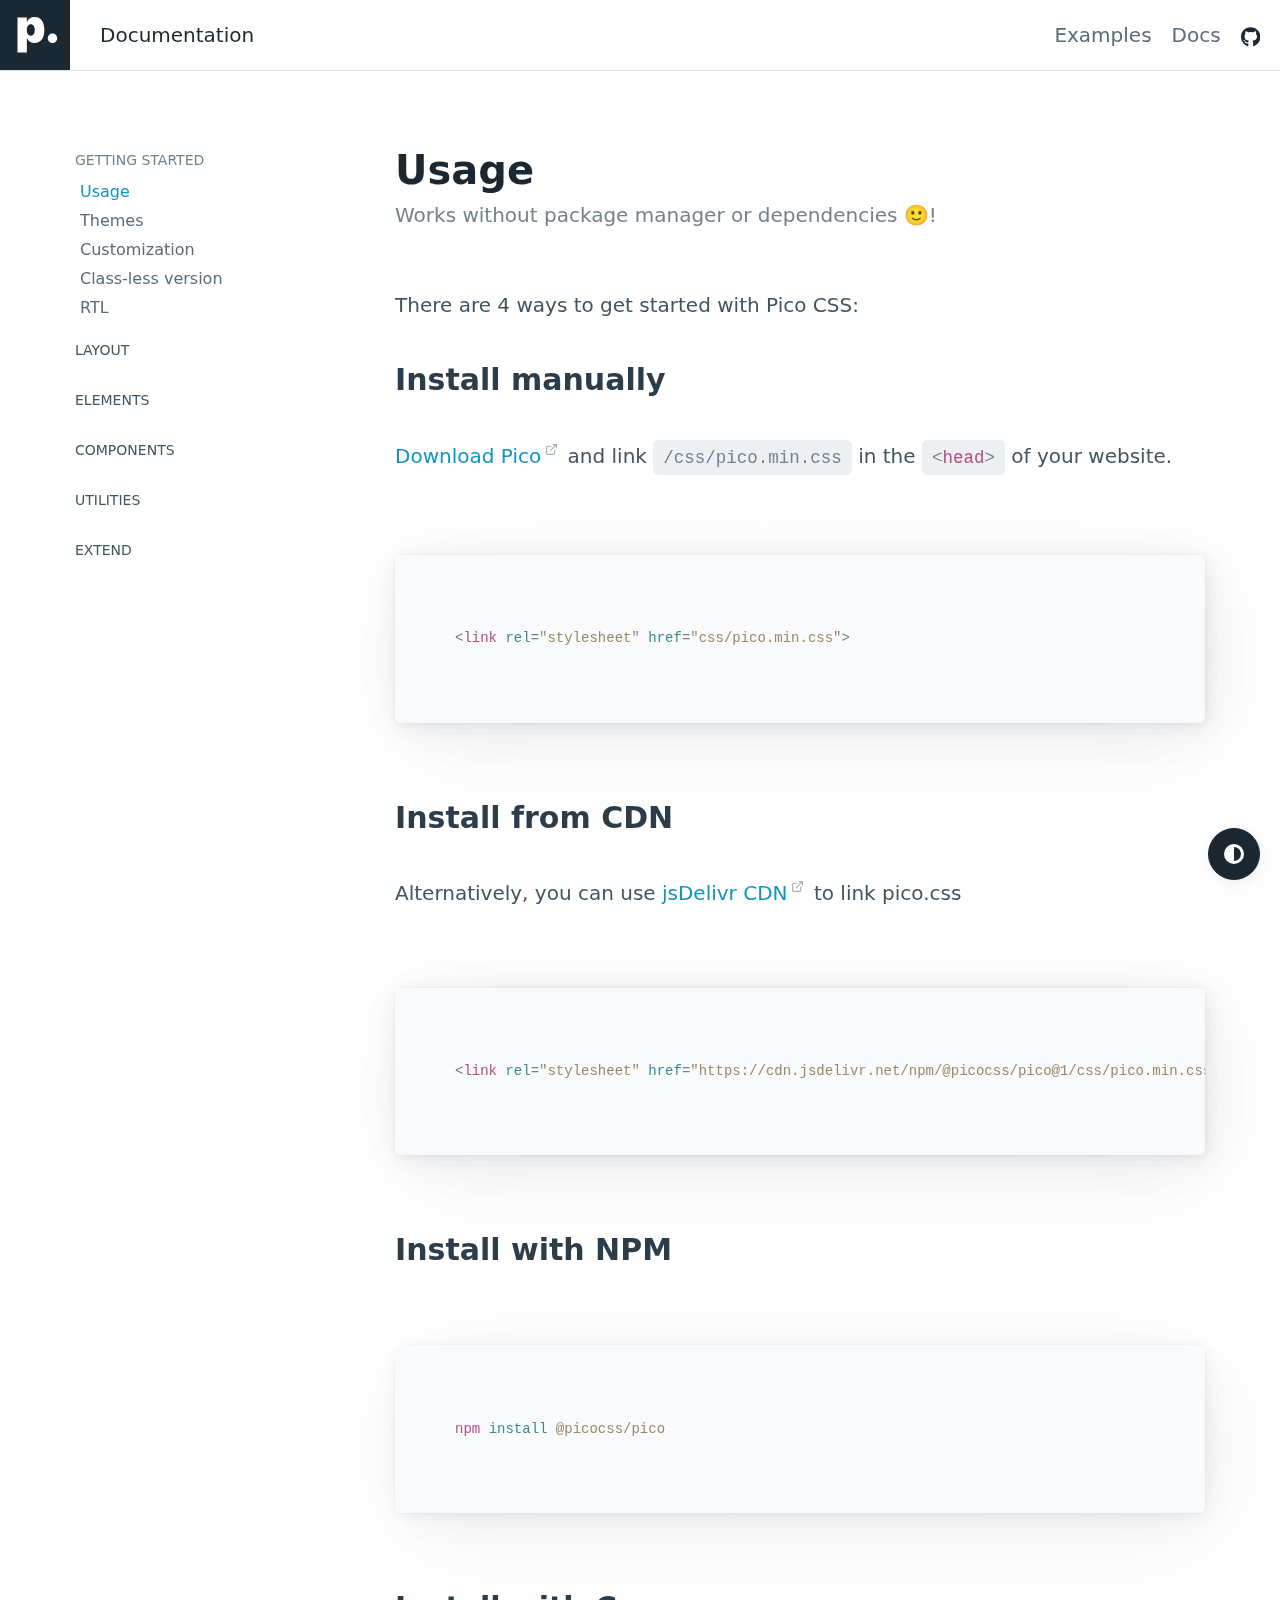
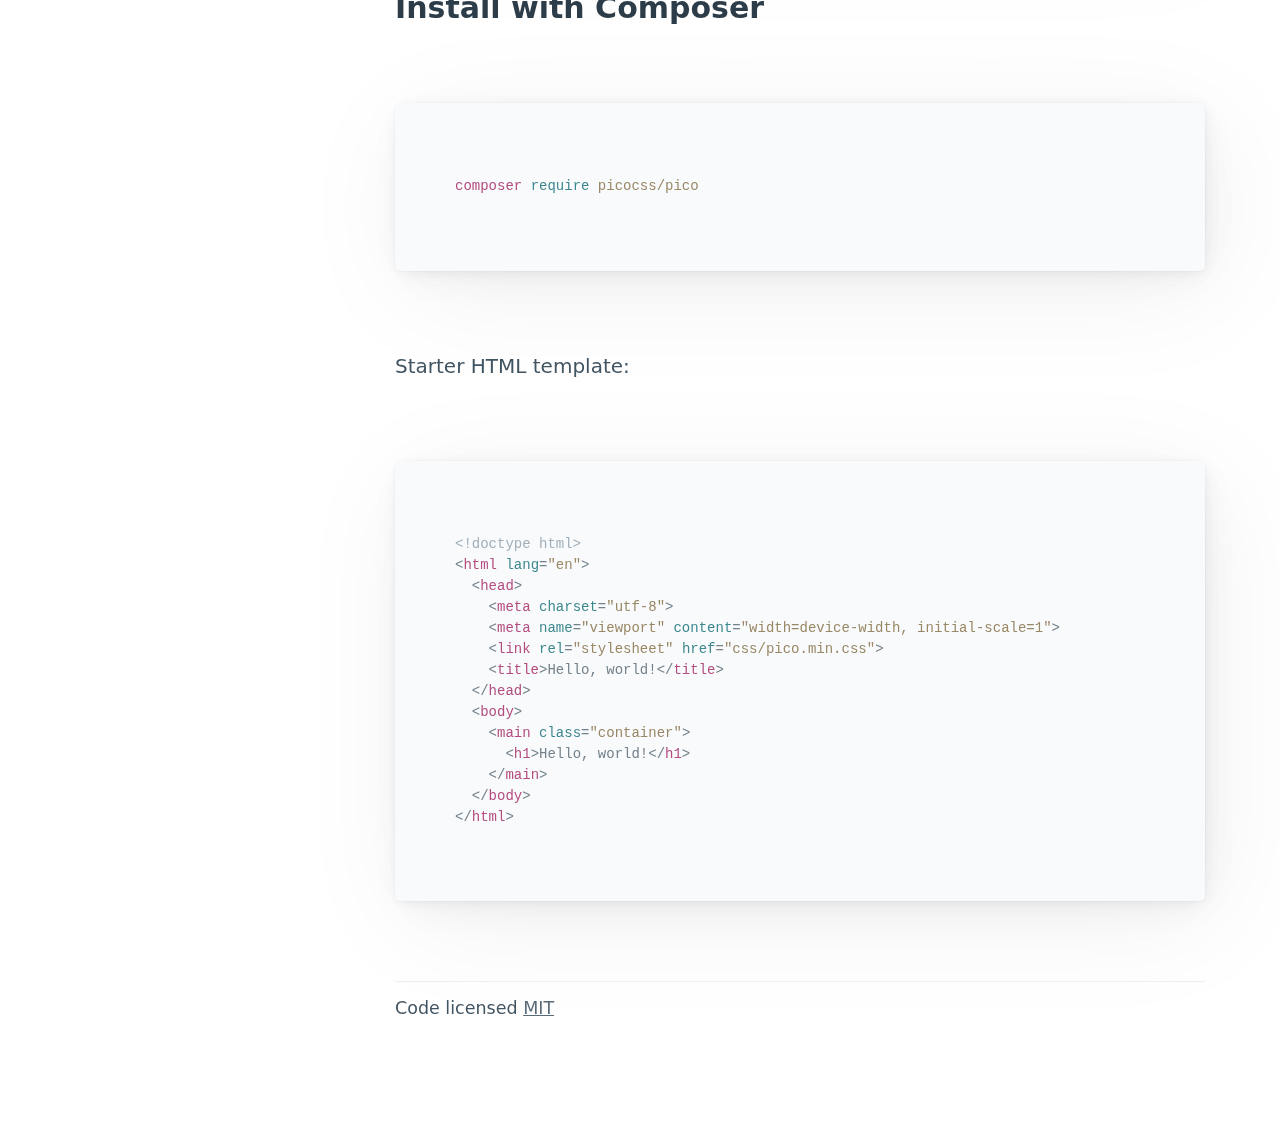
<file: static/pico-1.5.9/docs/index.html>
<!doctype html><html lang="en"><head><meta charset="utf-8"><meta name="viewport" content="width=device-width,initial-scale=1"><title>Documentation • Pico CSS</title><meta name="description" content="Pico works without package manager or dependencies! There are 4 ways to get started with Pico CSS: manually, from a CDN, with NPM, or with Composer."><link rel="shortcut icon" href="https://picocss.com/favicon.ico"><link rel="stylesheet" href="../css/pico.min.css"><link rel="stylesheet" href="css/pico.docs.min.css"><link rel="canonical" href="https://picocss.com/docs/"></head><body><nav class="container-fluid"><ul><li><a href="https://picocss.com" aria-label="Back home"><svg aria-hidden="true" focusable="false" role="img" xmlns="http://www.w3.org/2000/svg" viewBox="0 0 1000 1000" height="56px"><path fill="currentColor" d="M633.43 429.23c0 118.38-49.76 184.72-138.87 184.72-53 0-92.04-25.37-108.62-67.32h-2.6v203.12H250V249.7h133.67v64.72h2.28c17.24-43.9 55.3-69.92 107-69.92 90.4 0 140.48 66.02 140.48 184.73zm-136.6 0c0-49.76-22.1-81.96-56.9-81.96s-56.9 32.2-57.24 82.28c.33 50.4 22.1 81.63 57.24 81.63 35.12 0 56.9-31.87 56.9-81.95zM682.5 547.5c0-37.32 30.18-67.5 67.5-67.5s67.5 30.18 67.5 67.5S787.32 615 750 615s-67.5-30.18-67.5-67.5z"/></svg></a></li><li>Documentation</li></ul><ul><li><a href="https://picocss.com#examples" class="secondary">Examples</a></li><li><a href="./" class="secondary">Docs</a></li><li><a href="https://github.com/picocss/pico" class="contrast" aria-label="Pico GitHub repository"><svg aria-hidden="true" focusable="false" role="img" xmlns="http://www.w3.org/2000/svg" viewBox="0 0 496 512" height="16px"><path fill="currentColor" d="M165.9 397.4c0 2-2.3 3.6-5.2 3.6-3.3.3-5.6-1.3-5.6-3.6 0-2 2.3-3.6 5.2-3.6 3-.3 5.6 1.3 5.6 3.6zm-31.1-4.5c-.7 2 1.3 4.3 4.3 4.9 2.6 1 5.6 0 6.2-2s-1.3-4.3-4.3-5.2c-2.6-.7-5.5.3-6.2 2.3zm44.2-1.7c-2.9.7-4.9 2.6-4.6 4.9.3 2 2.9 3.3 5.9 2.6 2.9-.7 4.9-2.6 4.6-4.6-.3-1.9-3-3.2-5.9-2.9zM244.8 8C106.1 8 0 113.3 0 252c0 110.9 69.8 205.8 169.5 239.2 12.8 2.3 17.3-5.6 17.3-12.1 0-6.2-.3-40.4-.3-61.4 0 0-70 15-84.7-29.8 0 0-11.4-29.1-27.8-36.6 0 0-22.9-15.7 1.6-15.4 0 0 24.9 2 38.6 25.8 21.9 38.6 58.6 27.5 72.9 20.9 2.3-16 8.8-27.1 16-33.7-55.9-6.2-112.3-14.3-112.3-110.5 0-27.5 7.6-41.3 23.6-58.9-2.6-6.5-11.1-33.3 2.6-67.9 20.9-6.5 69 27 69 27 20-5.6 41.5-8.5 62.8-8.5s42.8 2.9 62.8 8.5c0 0 48.1-33.6 69-27 13.7 34.7 5.2 61.4 2.6 67.9 16 17.7 25.8 31.5 25.8 58.9 0 96.5-58.9 104.2-114.8 110.5 9.2 7.9 17 22.9 17 46.4 0 33.7-.3 75.4-.3 83.6 0 6.5 4.6 14.4 17.3 12.1C428.2 457.8 496 362.9 496 252 496 113.3 383.5 8 244.8 8zM97.2 352.9c-1.3 1-1 3.3.7 5.2 1.6 1.6 3.9 2.3 5.2 1 1.3-1 1-3.3-.7-5.2-1.6-1.6-3.9-2.3-5.2-1zm-10.8-8.1c-.7 1.3.3 2.9 2.3 3.9 1.6 1 3.6.7 4.3-.7.7-1.3-.3-2.9-2.3-3.9-2-.6-3.6-.3-4.3.7zm32.4 35.6c-1.6 1.3-1 4.3 1.3 6.2 2.3 2.3 5.2 2.6 6.5 1 1.3-1.3.7-4.3-1.3-6.2-2.2-2.3-5.2-2.6-6.5-1zm-11.4-14.7c-1.6 1-1.6 3.6 0 5.9 1.6 2.3 4.3 3.3 5.6 2.3 1.6-1.3 1.6-3.9 0-6.2-1.4-2.3-4-3.3-5.6-2z"></path></svg></a></li></ul></nav><main class="container" id="docs"><aside><nav class="closed-on-mobile"><a href="./" class="secondary" id="toggle-docs-navigation"><svg xmlns="http://www.w3.org/2000/svg" class="expand" fill="currentColor" viewBox="0 0 16 16" height="16px"><title>Expand</title><path fill-rule="evenodd" d="M1 8a.5.5 0 0 1 .5-.5h13a.5.5 0 0 1 0 1h-13A.5.5 0 0 1 1 8zM7.646.146a.5.5 0 0 1 .708 0l2 2a.5.5 0 0 1-.708.708L8.5 1.707V5.5a.5.5 0 0 1-1 0V1.707L6.354 2.854a.5.5 0 1 1-.708-.708l2-2zM8 10a.5.5 0 0 1 .5.5v3.793l1.146-1.147a.5.5 0 0 1 .708.708l-2 2a.5.5 0 0 1-.708 0l-2-2a.5.5 0 0 1 .708-.708L7.5 14.293V10.5A.5.5 0 0 1 8 10z"></path></svg> <svg xmlns="http://www.w3.org/2000/svg" class="collapse" fill="currentColor" viewBox="0 0 16 16" height="16px"><title>Collapse</title><path fill-rule="evenodd" d="M1 8a.5.5 0 0 1 .5-.5h13a.5.5 0 0 1 0 1h-13A.5.5 0 0 1 1 8zm7-8a.5.5 0 0 1 .5.5v3.793l1.146-1.147a.5.5 0 0 1 .708.708l-2 2a.5.5 0 0 1-.708 0l-2-2a.5.5 0 1 1 .708-.708L7.5 4.293V.5A.5.5 0 0 1 8 0zm-.5 11.707l-1.146 1.147a.5.5 0 0 1-.708-.708l2-2a.5.5 0 0 1 .708 0l2 2a.5.5 0 0 1-.708.708L8.5 11.707V15.5a.5.5 0 0 1-1 0v-3.793z"></path></svg> Table of contents</a><details><summary>Getting started</summary><ul><li><a href="./" id="start-link" class="secondary">Usage</a></li><li><a href="./themes.html" id="themes-link" class="secondary">Themes</a></li><li><a href="./customization.html" id="customization-link" class="secondary">Customization</a></li><li><a href="./classless.html" id="classless-link" class="secondary">Class-less version</a></li><li><a href="./rtl.html" id="rtl-link" class="secondary">RTL</a></li></ul></details><details><summary>Layout</summary><ul><li><a href="./containers.html" id="containers-link" class="secondary">Containers</a></li><li><a href="./grid.html" id="grid-link" class="secondary">Grid</a></li><li><a href="./scroller.html" id="scroller-link" class="secondary">Horizontal scroller</a></li></ul></details><details><summary>Elements</summary><ul><li><a href="./typography.html" id="typography-link" class="secondary">Typography</a></li><li><a href="./buttons.html" id="buttons-link" class="secondary">Buttons</a></li><li><a href="./forms.html" id="forms-link" class="secondary">Forms</a></li><li><a href="./tables.html" id="tables-link" class="secondary">Tables</a></li></ul></details><details><summary>Components</summary><ul><li><a href="./accordions.html" id="accordions-link" class="secondary">Accordions</a></li><li><a href="./cards.html" id="cards-link" class="secondary">Cards</a></li><li><a href="./dropdowns.html" id="dropdowns-link" class="secondary">Dropdowns</a></li><li><a href="./modal.html" id="modal-link" class="secondary">Modal</a></li><li><a href="./navs.html" id="navs-link" class="secondary">Navs</a></li><li><a href="./progress.html" id="progress-link" class="secondary">Progress</a></li></ul></details><details><summary>Utilities</summary><ul><li><a href="./loading.html" id="loading-link" class="secondary">Loading</a></li><li><a href="./tooltips.html" id="tooltips-link" class="secondary">Tooltips</a></li></ul></details><details><summary>Extend</summary><ul><li><a href="./we-love-classes.html" id="we-love-classes-link" class="secondary">We love .classes</a></li></ul></details></nav><script>const activeLink=document.querySelector("aside a#start-link"),parentAccordion=activeLink.closest("details");activeLink.setAttribute("aria-current","page"),parentAccordion.setAttribute("open","true")</script></aside><div role="document"><section id="start"><hgroup><h1>Usage</h1><h2>Works without package manager or dependencies 🙂!</h2></hgroup><p>There are 4 ways to get started with Pico CSS:</p><h3>Install manually</h3><p><a href="https://github.com/picocss/pico/archive/refs/tags/v1.5.9.zip">Download Pico</a> and link <code>/css/pico.min.css</code> in the <code>&lt;<b>head</b>&gt;</code> of your website.</p><pre><code>&lt;<b>link</b> <i>rel</i>=<u>"stylesheet"</u> <i>href</i>=<u>"css/pico.min.css"</u>&gt;</code></pre><h3>Install from CDN</h3><p>Alternatively, you can use <a href="https://www.jsdelivr.com/package/npm/@picocss/pico">jsDelivr CDN</a> to link pico.css</p><pre><code>&lt;<b>link</b> <i>rel</i>=<u>"stylesheet"</u> <i>href</i>=<u>"https://cdn.jsdelivr.net/npm/@picocss/pico@1/css/pico.min.css"</u>&gt;</code></pre><h3>Install with NPM</h3><pre><code><b>npm</b> <i>install</i> <u>@picocss/pico</u></code></pre><h3>Install with Composer</h3><pre><code><b>composer</b> <i>require</i> <u>picocss/pico</u></code></pre><p>Starter HTML template:</p><pre><code><em>&lt;!doctype html&gt;</em>
&lt;<b>html</b> <i>lang</i>=<u>"en"</u>&gt;
  &lt;<b>head</b>&gt;
    &lt;<b>meta</b> <i>charset</i>=<u>"utf-8"</u>&gt;
    &lt;<b>meta</b> <i>name</i>=<u>"viewport"</u> <i>content</i>=<u>"width=device-width, initial-scale=1"</u>&gt;
    &lt;<b>link</b> <i>rel</i>=<u>"stylesheet"</u> <i>href</i>=<u>"css/pico.min.css"</u>&gt;
    &lt;<b>title</b>>Hello, world!&lt;/<b>title</b>&gt;
  &lt;/<b>head</b>&gt;
  &lt;<b>body</b>&gt;
    &lt;<b>main</b> <i>class</i>=<u>"container"</u>&gt;
      &lt;<b>h1</b>&gt;Hello, world!&lt;/<b>h1</b>&gt;
    &lt;/<b>main</b>&gt;
  &lt;/<b>body</b>&gt;
&lt;/<b>html</b>&gt;</code></pre></section><footer><hr><p><small>Code licensed <a href="https://github.com/picocss/pico/blob/master/LICENSE.md" class="secondary">MIT</a></small></p></footer></div></main><script src="js/commons.min.js"></script></body></html>
</file>
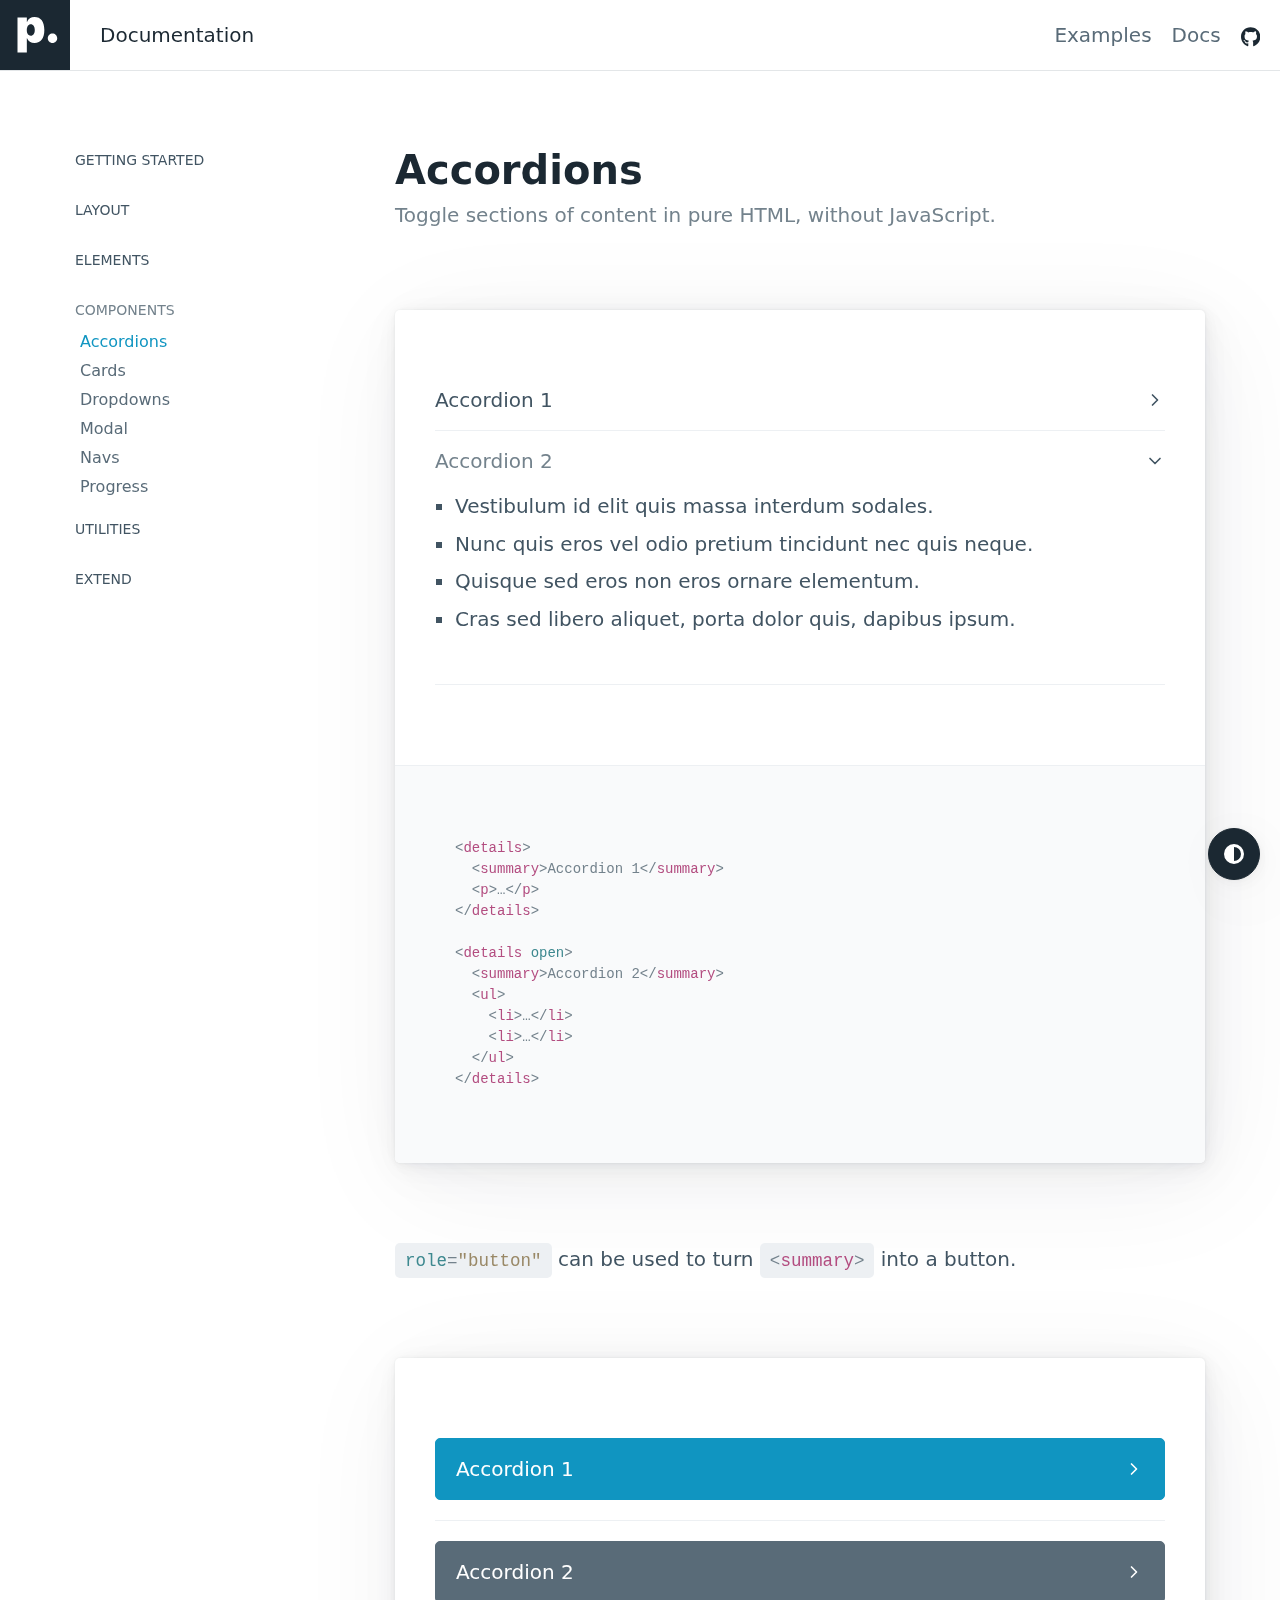
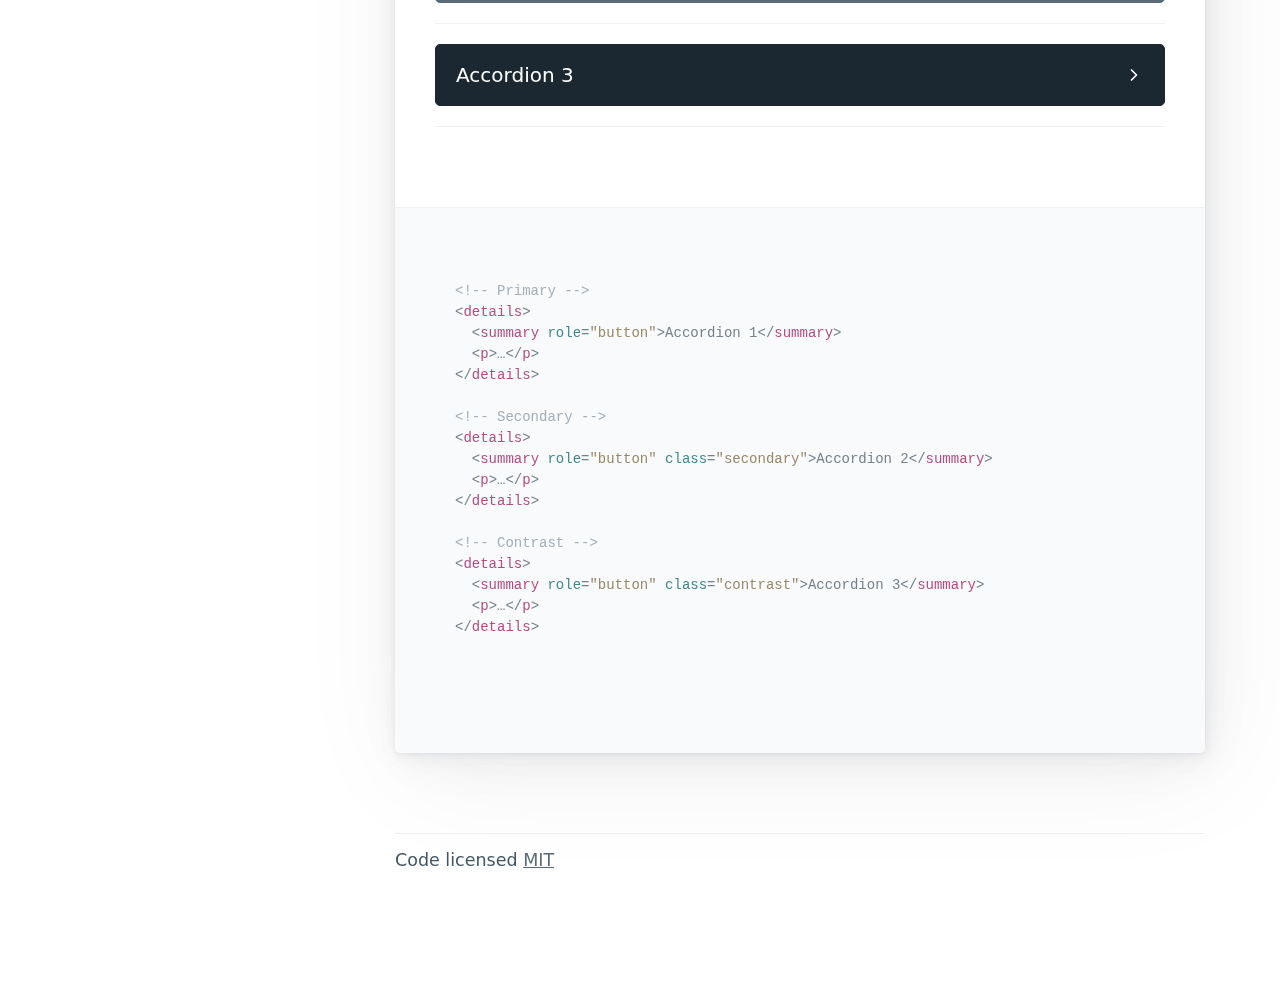
<file: static/pico-1.5.9/docs/accordions.html>
<!doctype html><html lang="en"><head><meta charset="utf-8"><meta name="viewport" content="width=device-width,initial-scale=1"><title>Accordions • Pico CSS</title><meta name="description" content="Toggle sections of content in pure HTML, without JavaScript."><link rel="shortcut icon" href="https://picocss.com/favicon.ico"><link rel="stylesheet" href="../css/pico.min.css"><link rel="stylesheet" href="css/pico.docs.min.css"><link rel="canonical" href="https://picocss.com/docs/accordions.html"></head><body><nav class="container-fluid"><ul><li><a href="https://picocss.com" aria-label="Back home"><svg aria-hidden="true" focusable="false" role="img" xmlns="http://www.w3.org/2000/svg" viewBox="0 0 1000 1000" height="56px"><path fill="currentColor" d="M633.43 429.23c0 118.38-49.76 184.72-138.87 184.72-53 0-92.04-25.37-108.62-67.32h-2.6v203.12H250V249.7h133.67v64.72h2.28c17.24-43.9 55.3-69.92 107-69.92 90.4 0 140.48 66.02 140.48 184.73zm-136.6 0c0-49.76-22.1-81.96-56.9-81.96s-56.9 32.2-57.24 82.28c.33 50.4 22.1 81.63 57.24 81.63 35.12 0 56.9-31.87 56.9-81.95zM682.5 547.5c0-37.32 30.18-67.5 67.5-67.5s67.5 30.18 67.5 67.5S787.32 615 750 615s-67.5-30.18-67.5-67.5z"/></svg></a></li><li>Documentation</li></ul><ul><li><a href="https://picocss.com#examples" class="secondary">Examples</a></li><li><a href="./" class="secondary">Docs</a></li><li><a href="https://github.com/picocss/pico" class="contrast" aria-label="Pico GitHub repository"><svg aria-hidden="true" focusable="false" role="img" xmlns="http://www.w3.org/2000/svg" viewBox="0 0 496 512" height="16px"><path fill="currentColor" d="M165.9 397.4c0 2-2.3 3.6-5.2 3.6-3.3.3-5.6-1.3-5.6-3.6 0-2 2.3-3.6 5.2-3.6 3-.3 5.6 1.3 5.6 3.6zm-31.1-4.5c-.7 2 1.3 4.3 4.3 4.9 2.6 1 5.6 0 6.2-2s-1.3-4.3-4.3-5.2c-2.6-.7-5.5.3-6.2 2.3zm44.2-1.7c-2.9.7-4.9 2.6-4.6 4.9.3 2 2.9 3.3 5.9 2.6 2.9-.7 4.9-2.6 4.6-4.6-.3-1.9-3-3.2-5.9-2.9zM244.8 8C106.1 8 0 113.3 0 252c0 110.9 69.8 205.8 169.5 239.2 12.8 2.3 17.3-5.6 17.3-12.1 0-6.2-.3-40.4-.3-61.4 0 0-70 15-84.7-29.8 0 0-11.4-29.1-27.8-36.6 0 0-22.9-15.7 1.6-15.4 0 0 24.9 2 38.6 25.8 21.9 38.6 58.6 27.5 72.9 20.9 2.3-16 8.8-27.1 16-33.7-55.9-6.2-112.3-14.3-112.3-110.5 0-27.5 7.6-41.3 23.6-58.9-2.6-6.5-11.1-33.3 2.6-67.9 20.9-6.5 69 27 69 27 20-5.6 41.5-8.5 62.8-8.5s42.8 2.9 62.8 8.5c0 0 48.1-33.6 69-27 13.7 34.7 5.2 61.4 2.6 67.9 16 17.7 25.8 31.5 25.8 58.9 0 96.5-58.9 104.2-114.8 110.5 9.2 7.9 17 22.9 17 46.4 0 33.7-.3 75.4-.3 83.6 0 6.5 4.6 14.4 17.3 12.1C428.2 457.8 496 362.9 496 252 496 113.3 383.5 8 244.8 8zM97.2 352.9c-1.3 1-1 3.3.7 5.2 1.6 1.6 3.9 2.3 5.2 1 1.3-1 1-3.3-.7-5.2-1.6-1.6-3.9-2.3-5.2-1zm-10.8-8.1c-.7 1.3.3 2.9 2.3 3.9 1.6 1 3.6.7 4.3-.7.7-1.3-.3-2.9-2.3-3.9-2-.6-3.6-.3-4.3.7zm32.4 35.6c-1.6 1.3-1 4.3 1.3 6.2 2.3 2.3 5.2 2.6 6.5 1 1.3-1.3.7-4.3-1.3-6.2-2.2-2.3-5.2-2.6-6.5-1zm-11.4-14.7c-1.6 1-1.6 3.6 0 5.9 1.6 2.3 4.3 3.3 5.6 2.3 1.6-1.3 1.6-3.9 0-6.2-1.4-2.3-4-3.3-5.6-2z"></path></svg></a></li></ul></nav><main class="container" id="docs"><aside><nav class="closed-on-mobile"><a href="./" class="secondary" id="toggle-docs-navigation"><svg xmlns="http://www.w3.org/2000/svg" class="expand" fill="currentColor" viewBox="0 0 16 16" height="16px"><title>Expand</title><path fill-rule="evenodd" d="M1 8a.5.5 0 0 1 .5-.5h13a.5.5 0 0 1 0 1h-13A.5.5 0 0 1 1 8zM7.646.146a.5.5 0 0 1 .708 0l2 2a.5.5 0 0 1-.708.708L8.5 1.707V5.5a.5.5 0 0 1-1 0V1.707L6.354 2.854a.5.5 0 1 1-.708-.708l2-2zM8 10a.5.5 0 0 1 .5.5v3.793l1.146-1.147a.5.5 0 0 1 .708.708l-2 2a.5.5 0 0 1-.708 0l-2-2a.5.5 0 0 1 .708-.708L7.5 14.293V10.5A.5.5 0 0 1 8 10z"></path></svg> <svg xmlns="http://www.w3.org/2000/svg" class="collapse" fill="currentColor" viewBox="0 0 16 16" height="16px"><title>Collapse</title><path fill-rule="evenodd" d="M1 8a.5.5 0 0 1 .5-.5h13a.5.5 0 0 1 0 1h-13A.5.5 0 0 1 1 8zm7-8a.5.5 0 0 1 .5.5v3.793l1.146-1.147a.5.5 0 0 1 .708.708l-2 2a.5.5 0 0 1-.708 0l-2-2a.5.5 0 1 1 .708-.708L7.5 4.293V.5A.5.5 0 0 1 8 0zm-.5 11.707l-1.146 1.147a.5.5 0 0 1-.708-.708l2-2a.5.5 0 0 1 .708 0l2 2a.5.5 0 0 1-.708.708L8.5 11.707V15.5a.5.5 0 0 1-1 0v-3.793z"></path></svg> Table of contents</a><details><summary>Getting started</summary><ul><li><a href="./" id="start-link" class="secondary">Usage</a></li><li><a href="./themes.html" id="themes-link" class="secondary">Themes</a></li><li><a href="./customization.html" id="customization-link" class="secondary">Customization</a></li><li><a href="./classless.html" id="classless-link" class="secondary">Class-less version</a></li><li><a href="./rtl.html" id="rtl-link" class="secondary">RTL</a></li></ul></details><details><summary>Layout</summary><ul><li><a href="./containers.html" id="containers-link" class="secondary">Containers</a></li><li><a href="./grid.html" id="grid-link" class="secondary">Grid</a></li><li><a href="./scroller.html" id="scroller-link" class="secondary">Horizontal scroller</a></li></ul></details><details><summary>Elements</summary><ul><li><a href="./typography.html" id="typography-link" class="secondary">Typography</a></li><li><a href="./buttons.html" id="buttons-link" class="secondary">Buttons</a></li><li><a href="./forms.html" id="forms-link" class="secondary">Forms</a></li><li><a href="./tables.html" id="tables-link" class="secondary">Tables</a></li></ul></details><details><summary>Components</summary><ul><li><a href="./accordions.html" id="accordions-link" class="secondary">Accordions</a></li><li><a href="./cards.html" id="cards-link" class="secondary">Cards</a></li><li><a href="./dropdowns.html" id="dropdowns-link" class="secondary">Dropdowns</a></li><li><a href="./modal.html" id="modal-link" class="secondary">Modal</a></li><li><a href="./navs.html" id="navs-link" class="secondary">Navs</a></li><li><a href="./progress.html" id="progress-link" class="secondary">Progress</a></li></ul></details><details><summary>Utilities</summary><ul><li><a href="./loading.html" id="loading-link" class="secondary">Loading</a></li><li><a href="./tooltips.html" id="tooltips-link" class="secondary">Tooltips</a></li></ul></details><details><summary>Extend</summary><ul><li><a href="./we-love-classes.html" id="we-love-classes-link" class="secondary">We love .classes</a></li></ul></details></nav><script>const activeLink=document.querySelector("aside a#accordions-link"),parentAccordion=activeLink.closest("details");activeLink.setAttribute("aria-current","page"),parentAccordion.setAttribute("open","true")</script></aside><div role="document"><section id="accordions"><hgroup><h1>Accordions</h1><h2>Toggle sections of content in pure HTML, without JavaScript.</h2></hgroup><article aria-label="Accordions examples"><details><summary>Accordion 1</summary><p>Lorem ipsum dolor sit amet, consectetur adipiscing elit. Pellentesque urna diam, tincidunt nec porta sed, auctor id velit. Etiam venenatis nisl ut orci consequat, vitae tempus quam commodo. Nulla non mauris ipsum. Aliquam eu posuere orci. Nulla convallis lectus rutrum quam hendrerit, in facilisis elit sollicitudin. Mauris pulvinar pulvinar mi, dictum tristique elit auctor quis. Maecenas ac ipsum ultrices, porta turpis sit amet, congue turpis.</p></details><details open><summary>Accordion 2</summary><ul><li>Vestibulum id elit quis massa interdum sodales.</li><li>Nunc quis eros vel odio pretium tincidunt nec quis neque.</li><li>Quisque sed eros non eros ornare elementum.</li><li>Cras sed libero aliquet, porta dolor quis, dapibus ipsum.</li></ul></details><footer class="code"><pre><code>&lt;<b>details</b>&gt;
  &lt;<b>summary</b>&gt;Accordion 1&lt;/<b>summary</b>&gt;
  &lt;<b>p</b>&gt;…&lt;/<b>p</b>&gt;
&lt;/<b>details</b>&gt;

&lt;<b>details</b> <i>open</i>&gt;
  &lt;<b>summary</b>&gt;Accordion 2&lt;/<b>summary</b>&gt;
  &lt;<b>ul</b>&gt;
    &lt;<b>li</b>&gt;…&lt;/<b>li</b>&gt;
    &lt;<b>li</b>&gt;…&lt;/<b>li</b>&gt;
  &lt;/<b>ul</b>&gt;
&lt;/<b>details</b>&gt;</code></pre></footer></article><p><code><i>role</i>=<u>"button"</u></code> can be used to turn <code>&lt;<b>summary</b>&gt;</code> into a button.</p><article aria-label="Accordions buttons examples"><details><summary role="button">Accordion 1</summary><p>Aenean vestibulum nunc at libero congue, eu pretium nulla viverra. Fusce sed ex at est egestas vehicula. Integer sit amet lectus mi. Duis ut viverra mauris, at laoreet enim.</p></details><details><summary role="button" class="secondary">Accordion 2</summary><p>Quisque porta dictum ipsum nec vestibulum. Suspendisse non mi ac tellus scelerisque egestas. Sed vel nisi laoreet, rhoncus urna quis, luctus risus. Donec vitae molestie felis.</p></details><details><summary role="button" class="contrast">Accordion 3</summary><p>Praesent quam ipsum, condimentum non augue at, porttitor interdum tellus. Curabitur ultrices consectetur leo, a placerat mauris malesuada et. In quis varius risus.</p></details><footer class="code"><pre><code><em>&lt;!-- Primary --&gt;</em>
&lt;<b>details</b>&gt;
  &lt;<b>summary</b> <i>role</i>=<u>"button"</u>&gt;Accordion 1&lt;/<b>summary</b>&gt;
  &lt;<b>p</b>&gt;…&lt;/<b>p</b>&gt;
&lt;/<b>details</b>&gt;

<em>&lt;!-- Secondary --&gt;</em>
&lt;<b>details</b>&gt;
  &lt;<b>summary</b> <i>role</i>=<u>"button"</u> <i>class</i>=<u>"secondary"</u>&gt;Accordion 2&lt;/<b>summary</b>&gt;
  &lt;<b>p</b>&gt;…&lt;/<b>p</b>&gt;
&lt;/<b>details</b>&gt;

<em>&lt;!-- Contrast --&gt;</em>
&lt;<b>details</b>&gt;
  &lt;<b>summary</b> <i>role</i>=<u>"button"</u> <i>class</i>=<u>"contrast"</u>&gt;Accordion 3&lt;/<b>summary</b>&gt;
  &lt;<b>p</b>&gt;…&lt;/<b>p</b>&gt;
&lt;/<b>details</b>&gt;

            </code></pre></footer></article></section><footer><hr><p><small>Code licensed <a href="https://github.com/picocss/pico/blob/master/LICENSE.md" class="secondary">MIT</a></small></p></footer></div></main><script src="js/commons.min.js"></script></body></html>
</file>
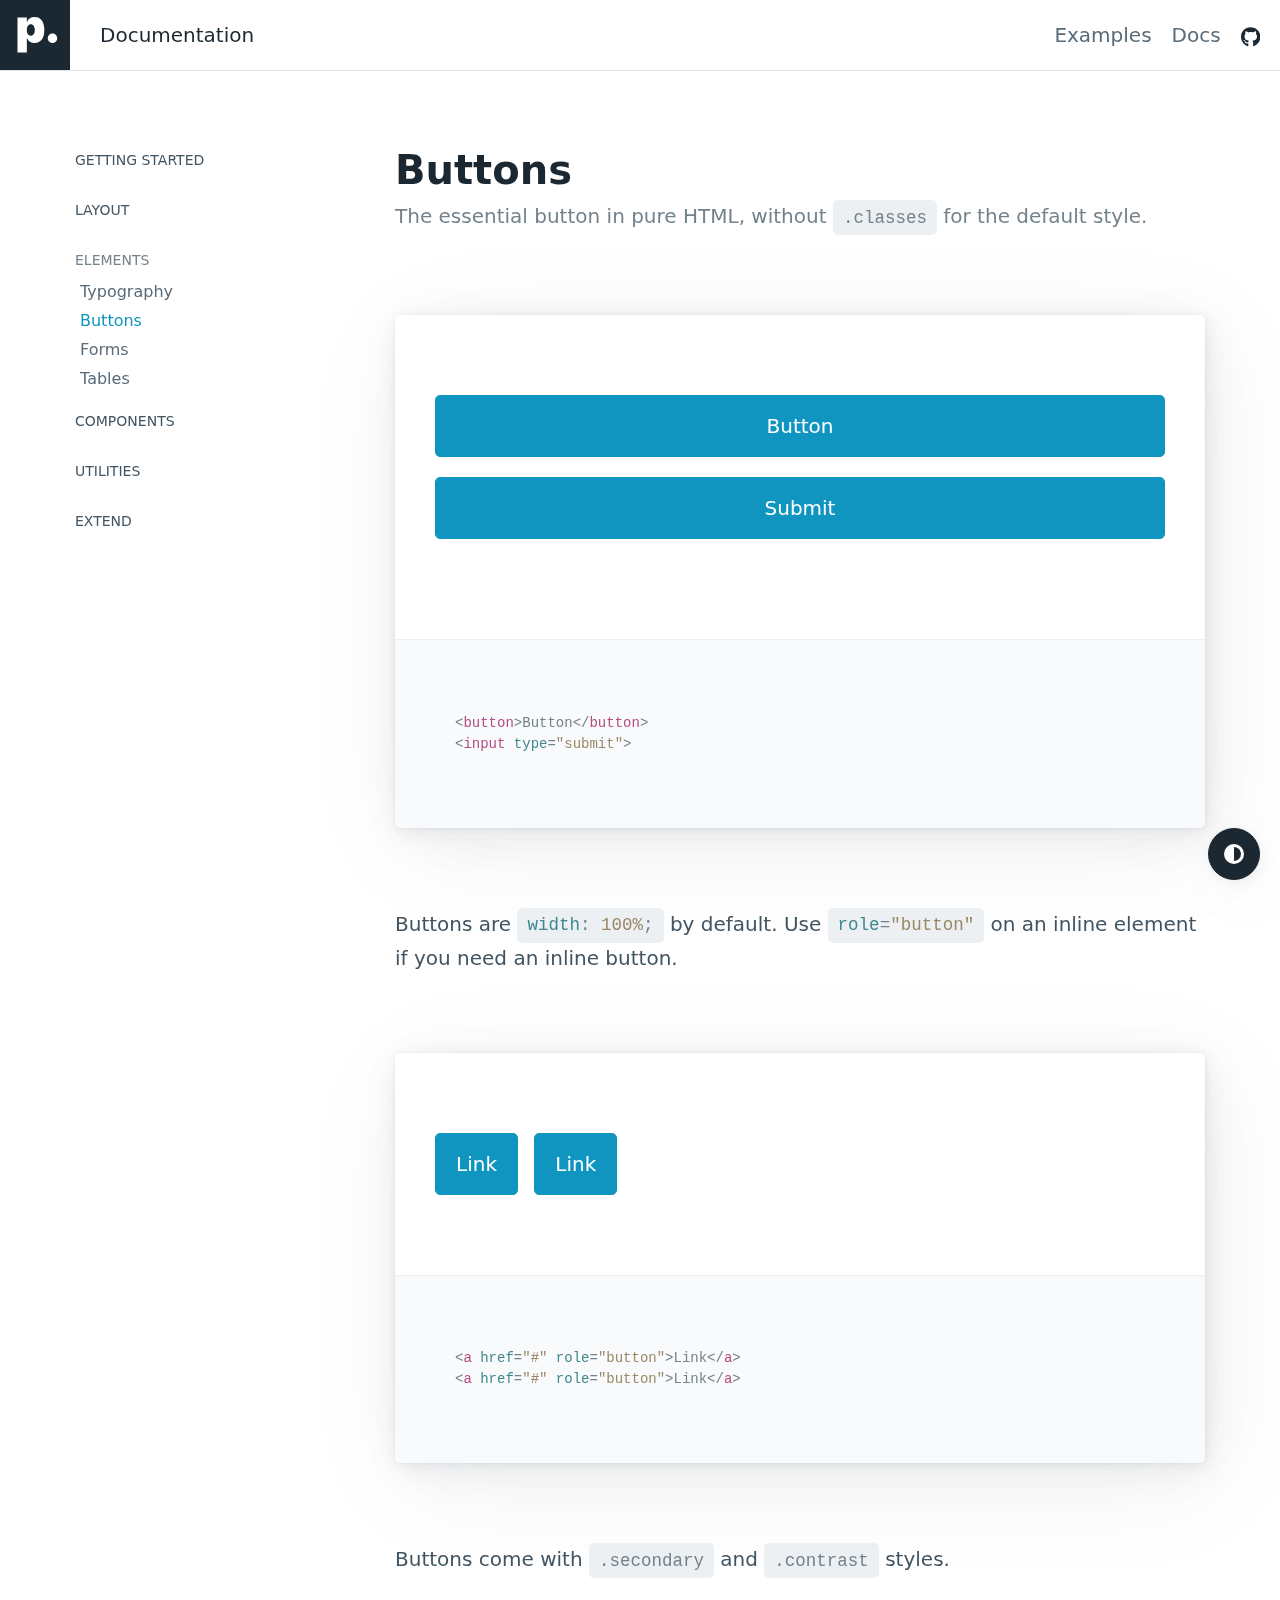
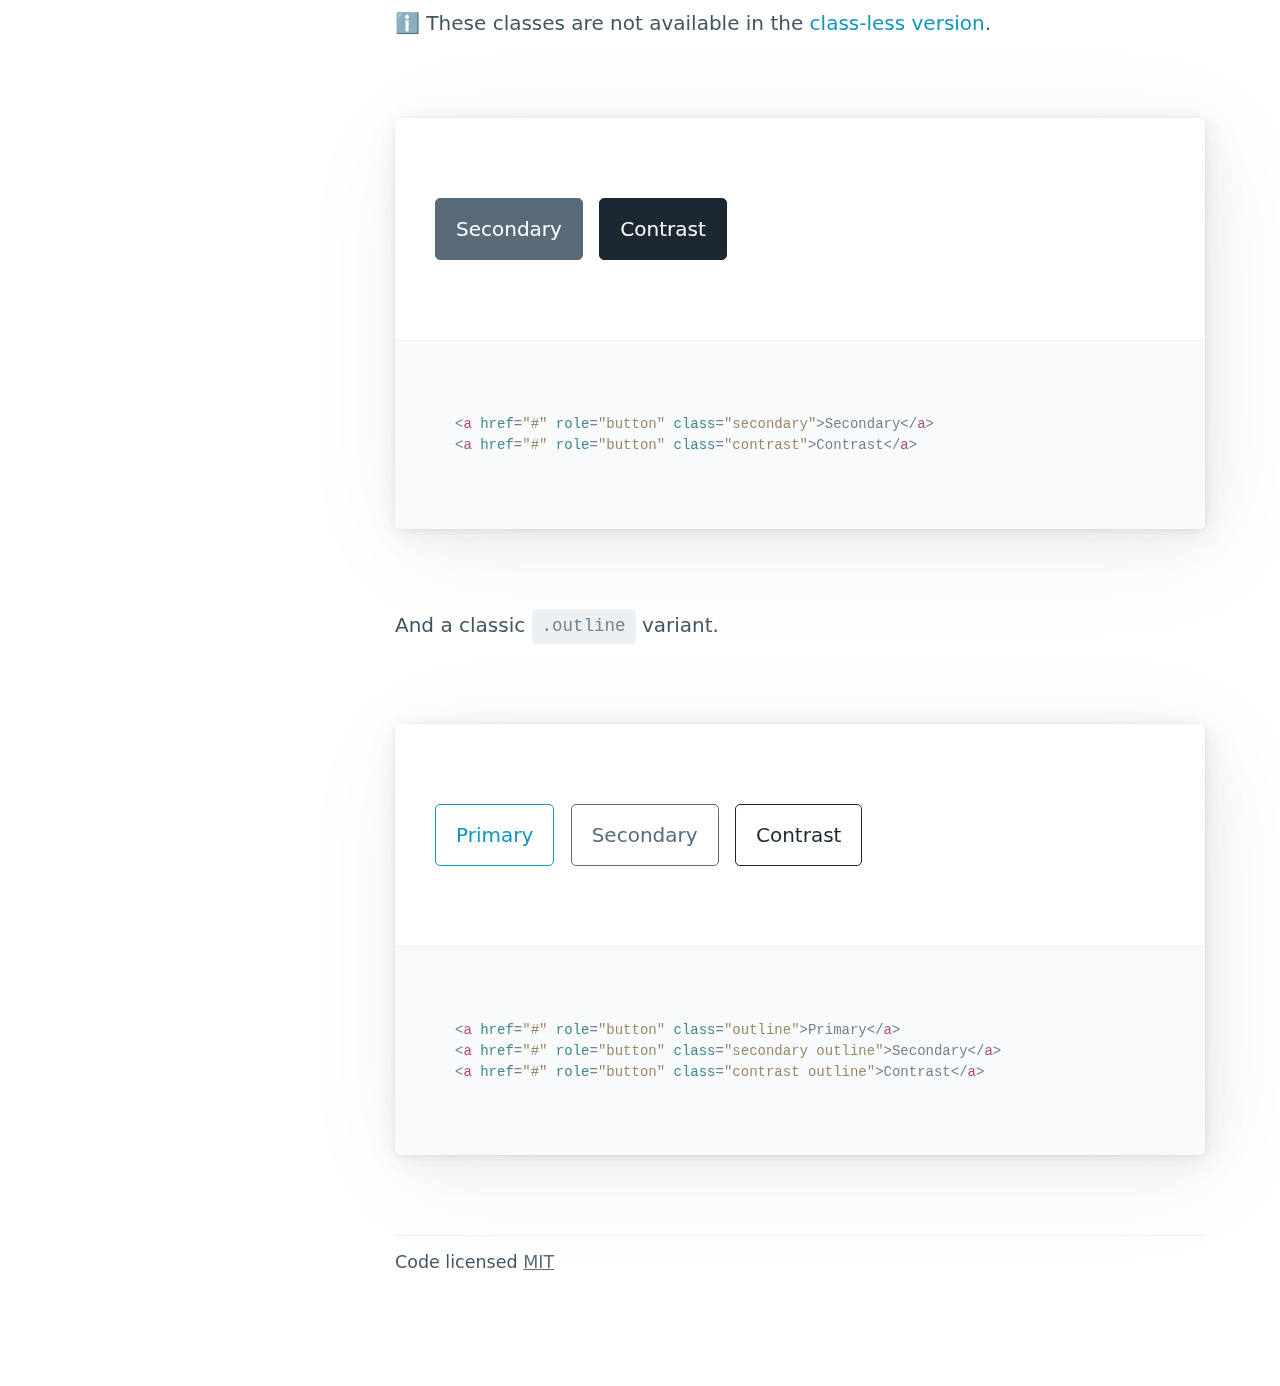
<file: static/pico-1.5.9/docs/buttons.html>
<!doctype html><html lang="en"><head><meta charset="utf-8"><meta name="viewport" content="width=device-width,initial-scale=1"><title>Buttons • Pico CSS</title><meta name="description" content="The essential button in pure HTML, without .classes for the default style."><link rel="shortcut icon" href="https://picocss.com/favicon.ico"><link rel="stylesheet" href="../css/pico.min.css"><link rel="stylesheet" href="css/pico.docs.min.css"><link rel="canonical" href="https://picocss.com/docs/buttons.html"></head><body><nav class="container-fluid"><ul><li><a href="https://picocss.com" aria-label="Back home"><svg aria-hidden="true" focusable="false" role="img" xmlns="http://www.w3.org/2000/svg" viewBox="0 0 1000 1000" height="56px"><path fill="currentColor" d="M633.43 429.23c0 118.38-49.76 184.72-138.87 184.72-53 0-92.04-25.37-108.62-67.32h-2.6v203.12H250V249.7h133.67v64.72h2.28c17.24-43.9 55.3-69.92 107-69.92 90.4 0 140.48 66.02 140.48 184.73zm-136.6 0c0-49.76-22.1-81.96-56.9-81.96s-56.9 32.2-57.24 82.28c.33 50.4 22.1 81.63 57.24 81.63 35.12 0 56.9-31.87 56.9-81.95zM682.5 547.5c0-37.32 30.18-67.5 67.5-67.5s67.5 30.18 67.5 67.5S787.32 615 750 615s-67.5-30.18-67.5-67.5z"/></svg></a></li><li>Documentation</li></ul><ul><li><a href="https://picocss.com#examples" class="secondary">Examples</a></li><li><a href="./" class="secondary">Docs</a></li><li><a href="https://github.com/picocss/pico" class="contrast" aria-label="Pico GitHub repository"><svg aria-hidden="true" focusable="false" role="img" xmlns="http://www.w3.org/2000/svg" viewBox="0 0 496 512" height="16px"><path fill="currentColor" d="M165.9 397.4c0 2-2.3 3.6-5.2 3.6-3.3.3-5.6-1.3-5.6-3.6 0-2 2.3-3.6 5.2-3.6 3-.3 5.6 1.3 5.6 3.6zm-31.1-4.5c-.7 2 1.3 4.3 4.3 4.9 2.6 1 5.6 0 6.2-2s-1.3-4.3-4.3-5.2c-2.6-.7-5.5.3-6.2 2.3zm44.2-1.7c-2.9.7-4.9 2.6-4.6 4.9.3 2 2.9 3.3 5.9 2.6 2.9-.7 4.9-2.6 4.6-4.6-.3-1.9-3-3.2-5.9-2.9zM244.8 8C106.1 8 0 113.3 0 252c0 110.9 69.8 205.8 169.5 239.2 12.8 2.3 17.3-5.6 17.3-12.1 0-6.2-.3-40.4-.3-61.4 0 0-70 15-84.7-29.8 0 0-11.4-29.1-27.8-36.6 0 0-22.9-15.7 1.6-15.4 0 0 24.9 2 38.6 25.8 21.9 38.6 58.6 27.5 72.9 20.9 2.3-16 8.8-27.1 16-33.7-55.9-6.2-112.3-14.3-112.3-110.5 0-27.5 7.6-41.3 23.6-58.9-2.6-6.5-11.1-33.3 2.6-67.9 20.9-6.5 69 27 69 27 20-5.6 41.5-8.5 62.8-8.5s42.8 2.9 62.8 8.5c0 0 48.1-33.6 69-27 13.7 34.7 5.2 61.4 2.6 67.9 16 17.7 25.8 31.5 25.8 58.9 0 96.5-58.9 104.2-114.8 110.5 9.2 7.9 17 22.9 17 46.4 0 33.7-.3 75.4-.3 83.6 0 6.5 4.6 14.4 17.3 12.1C428.2 457.8 496 362.9 496 252 496 113.3 383.5 8 244.8 8zM97.2 352.9c-1.3 1-1 3.3.7 5.2 1.6 1.6 3.9 2.3 5.2 1 1.3-1 1-3.3-.7-5.2-1.6-1.6-3.9-2.3-5.2-1zm-10.8-8.1c-.7 1.3.3 2.9 2.3 3.9 1.6 1 3.6.7 4.3-.7.7-1.3-.3-2.9-2.3-3.9-2-.6-3.6-.3-4.3.7zm32.4 35.6c-1.6 1.3-1 4.3 1.3 6.2 2.3 2.3 5.2 2.6 6.5 1 1.3-1.3.7-4.3-1.3-6.2-2.2-2.3-5.2-2.6-6.5-1zm-11.4-14.7c-1.6 1-1.6 3.6 0 5.9 1.6 2.3 4.3 3.3 5.6 2.3 1.6-1.3 1.6-3.9 0-6.2-1.4-2.3-4-3.3-5.6-2z"></path></svg></a></li></ul></nav><main class="container" id="docs"><aside><nav class="closed-on-mobile"><a href="./" class="secondary" id="toggle-docs-navigation"><svg xmlns="http://www.w3.org/2000/svg" class="expand" fill="currentColor" viewBox="0 0 16 16" height="16px"><title>Expand</title><path fill-rule="evenodd" d="M1 8a.5.5 0 0 1 .5-.5h13a.5.5 0 0 1 0 1h-13A.5.5 0 0 1 1 8zM7.646.146a.5.5 0 0 1 .708 0l2 2a.5.5 0 0 1-.708.708L8.5 1.707V5.5a.5.5 0 0 1-1 0V1.707L6.354 2.854a.5.5 0 1 1-.708-.708l2-2zM8 10a.5.5 0 0 1 .5.5v3.793l1.146-1.147a.5.5 0 0 1 .708.708l-2 2a.5.5 0 0 1-.708 0l-2-2a.5.5 0 0 1 .708-.708L7.5 14.293V10.5A.5.5 0 0 1 8 10z"></path></svg> <svg xmlns="http://www.w3.org/2000/svg" class="collapse" fill="currentColor" viewBox="0 0 16 16" height="16px"><title>Collapse</title><path fill-rule="evenodd" d="M1 8a.5.5 0 0 1 .5-.5h13a.5.5 0 0 1 0 1h-13A.5.5 0 0 1 1 8zm7-8a.5.5 0 0 1 .5.5v3.793l1.146-1.147a.5.5 0 0 1 .708.708l-2 2a.5.5 0 0 1-.708 0l-2-2a.5.5 0 1 1 .708-.708L7.5 4.293V.5A.5.5 0 0 1 8 0zm-.5 11.707l-1.146 1.147a.5.5 0 0 1-.708-.708l2-2a.5.5 0 0 1 .708 0l2 2a.5.5 0 0 1-.708.708L8.5 11.707V15.5a.5.5 0 0 1-1 0v-3.793z"></path></svg> Table of contents</a><details><summary>Getting started</summary><ul><li><a href="./" id="start-link" class="secondary">Usage</a></li><li><a href="./themes.html" id="themes-link" class="secondary">Themes</a></li><li><a href="./customization.html" id="customization-link" class="secondary">Customization</a></li><li><a href="./classless.html" id="classless-link" class="secondary">Class-less version</a></li><li><a href="./rtl.html" id="rtl-link" class="secondary">RTL</a></li></ul></details><details><summary>Layout</summary><ul><li><a href="./containers.html" id="containers-link" class="secondary">Containers</a></li><li><a href="./grid.html" id="grid-link" class="secondary">Grid</a></li><li><a href="./scroller.html" id="scroller-link" class="secondary">Horizontal scroller</a></li></ul></details><details><summary>Elements</summary><ul><li><a href="./typography.html" id="typography-link" class="secondary">Typography</a></li><li><a href="./buttons.html" id="buttons-link" class="secondary">Buttons</a></li><li><a href="./forms.html" id="forms-link" class="secondary">Forms</a></li><li><a href="./tables.html" id="tables-link" class="secondary">Tables</a></li></ul></details><details><summary>Components</summary><ul><li><a href="./accordions.html" id="accordions-link" class="secondary">Accordions</a></li><li><a href="./cards.html" id="cards-link" class="secondary">Cards</a></li><li><a href="./dropdowns.html" id="dropdowns-link" class="secondary">Dropdowns</a></li><li><a href="./modal.html" id="modal-link" class="secondary">Modal</a></li><li><a href="./navs.html" id="navs-link" class="secondary">Navs</a></li><li><a href="./progress.html" id="progress-link" class="secondary">Progress</a></li></ul></details><details><summary>Utilities</summary><ul><li><a href="./loading.html" id="loading-link" class="secondary">Loading</a></li><li><a href="./tooltips.html" id="tooltips-link" class="secondary">Tooltips</a></li></ul></details><details><summary>Extend</summary><ul><li><a href="./we-love-classes.html" id="we-love-classes-link" class="secondary">We love .classes</a></li></ul></details></nav><script>const activeLink=document.querySelector("aside a#buttons-link"),parentAccordion=activeLink.closest("details");activeLink.setAttribute("aria-current","page"),parentAccordion.setAttribute("open","true")</script></aside><div role="document"><section id="buttons"><hgroup><h1>Buttons</h1><h2>The essential button in pure HTML, without <code>.classes</code> for the default style.</h2></hgroup><article aria-label="Button example"><button aria-label="Button">Button</button> <input type="submit"><footer class="code"><pre><code>&lt;<b>button</b>&gt;Button&lt;/<b>button</b>&gt;
&lt;<b>input</b> <i>type</i>=<u>"submit"</u>&gt;</code></pre></footer></article><p>Buttons are <code><i>width</i>: <u>100%</u>;</code> by default. Use <code><i>role</i>=<u>"button"</u></code> on an inline element if you need an inline button.</p><article aria-label="Inline buttons examples"><a href="#" onclick="event.preventDefault()" role="button">Link</a> <a href="#" onclick="event.preventDefault()" role="button">Link</a><footer class="code"><pre><code>&lt;<b>a</b> <i>href</i>=<u>"#"</u> <i>role</i>=<u>"button"</u>&gt;Link&lt;/<b>a</b>&gt;
&lt;<b>a</b> <i>href</i>=<u>"#"</u> <i>role</i>=<u>"button"</u>&gt;Link&lt;/<b>a</b>&gt;</code></pre></footer></article><p>Buttons come with <code>.secondary</code> and <code>.contrast</code> styles.</p><p>ℹ️&nbsp;These classes are not available in the <a href="classless.html">class-less version</a>.</p><article aria-label="Buttons styles examples"><a href="#" onclick="event.preventDefault()" role="button" class="secondary">Secondary</a> <a href="#" onclick="event.preventDefault()" role="button" class="contrast">Contrast</a><footer class="code"><pre><code>&lt;<b>a</b> <i>href</i>=<u>"#"</u> <i>role</i>=<u>"button"</u> <i>class</i>=<u>"secondary"</u>&gt;Secondary&lt;/<b>a</b>&gt;
&lt;<b>a</b> <i>href</i>=<u>"#"</u> <i>role</i>=<u>"button"</u> <i>class</i>=<u>"contrast"</u>&gt;Contrast&lt;/<b>a</b>&gt;</code></pre></footer></article><p>And a classic <code>.outline</code> variant.</p><article aria-label="Outline style examples"><a href="#" onclick="event.preventDefault()" role="button" class="outline">Primary</a> <a href="#" onclick="event.preventDefault()" role="button" class="secondary outline">Secondary</a> <a href="#" onclick="event.preventDefault()" role="button" class="contrast outline">Contrast</a><footer class="code"><pre><code>&lt;<b>a</b> <i>href</i>=<u>"#"</u> <i>role</i>=<u>"button"</u> <i>class</i>=<u>"outline"</u>&gt;Primary&lt;/<b>a</b>&gt;
&lt;<b>a</b> <i>href</i>=<u>"#"</u> <i>role</i>=<u>"button"</u> <i>class</i>=<u>"secondary outline"</u>&gt;Secondary&lt;/<b>a</b>&gt;
&lt;<b>a</b> <i>href</i>=<u>"#"</u> <i>role</i>=<u>"button"</u> <i>class</i>=<u>"contrast outline"</u>&gt;Contrast&lt;/<b>a</b>&gt;</code></pre></footer></article></section><footer><hr><p><small>Code licensed <a href="https://github.com/picocss/pico/blob/master/LICENSE.md" class="secondary">MIT</a></small></p></footer></div></main><script src="js/commons.min.js"></script></body></html>
</file>
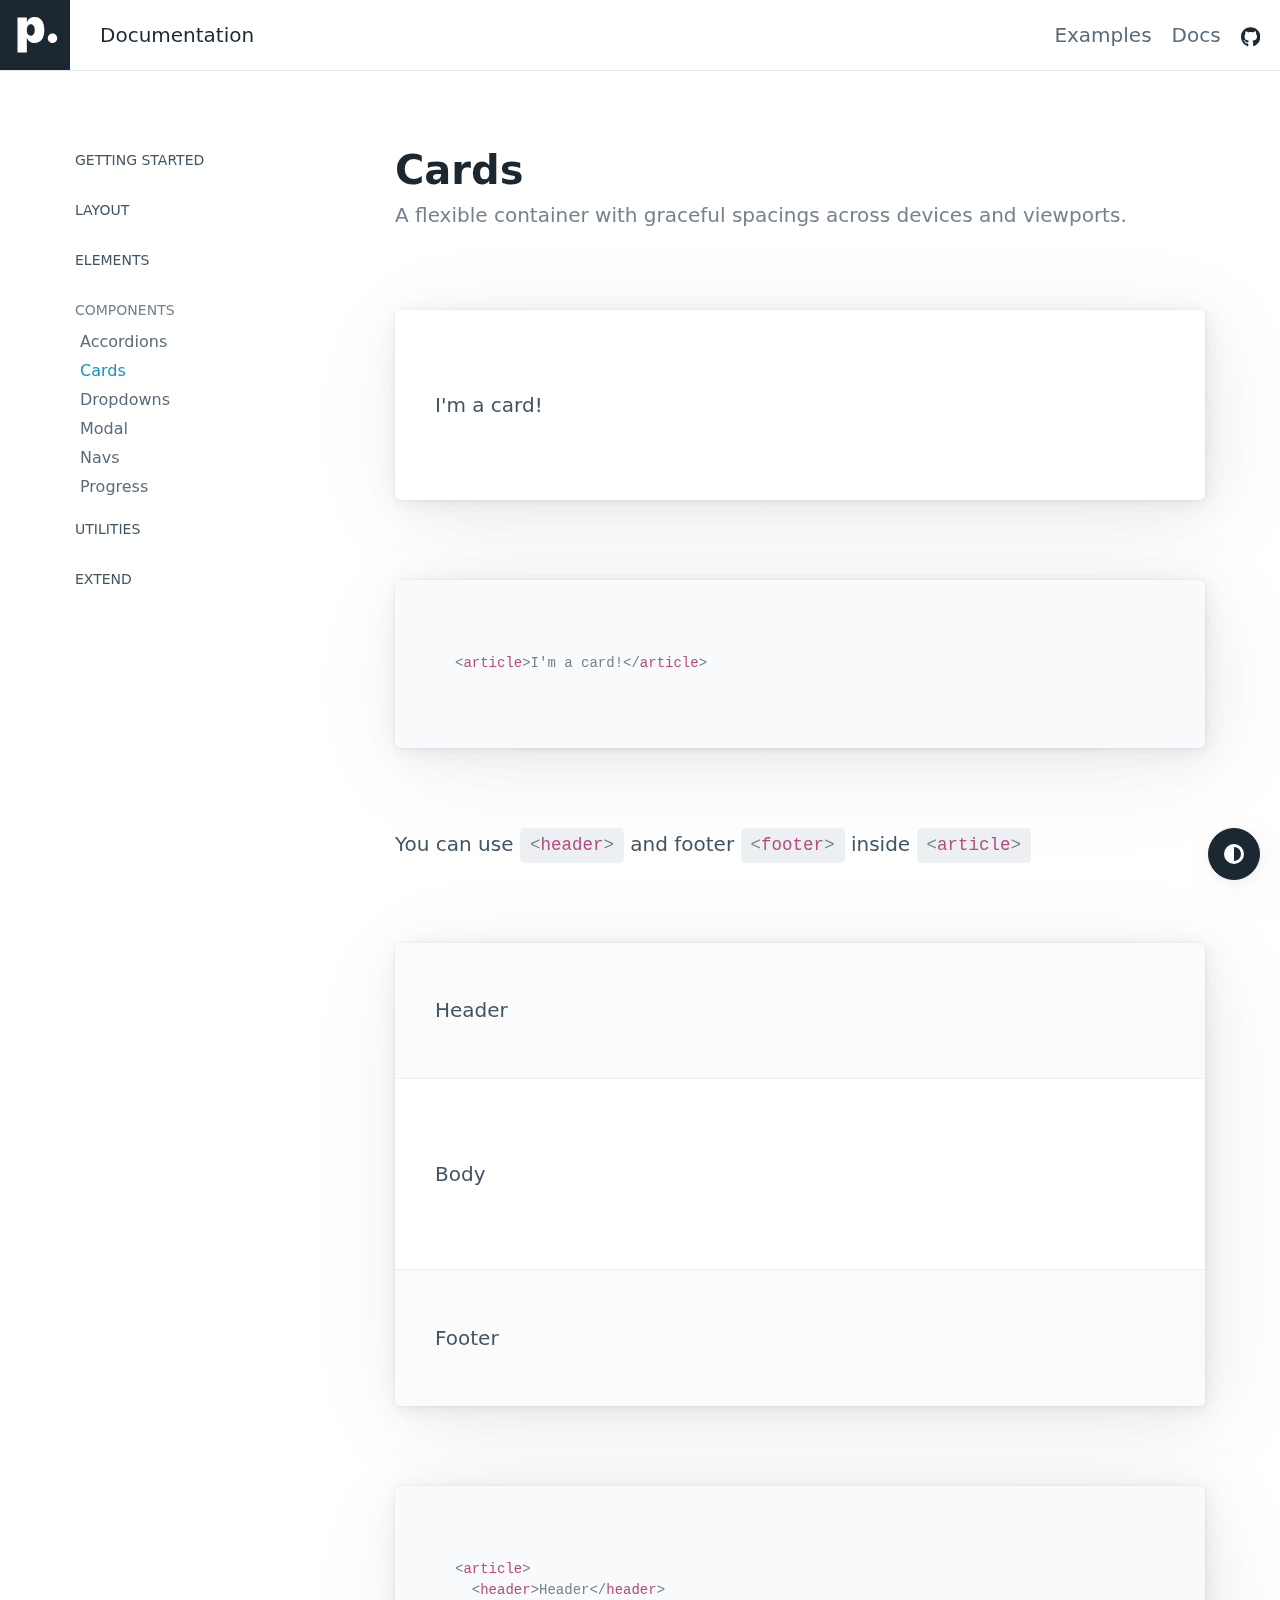
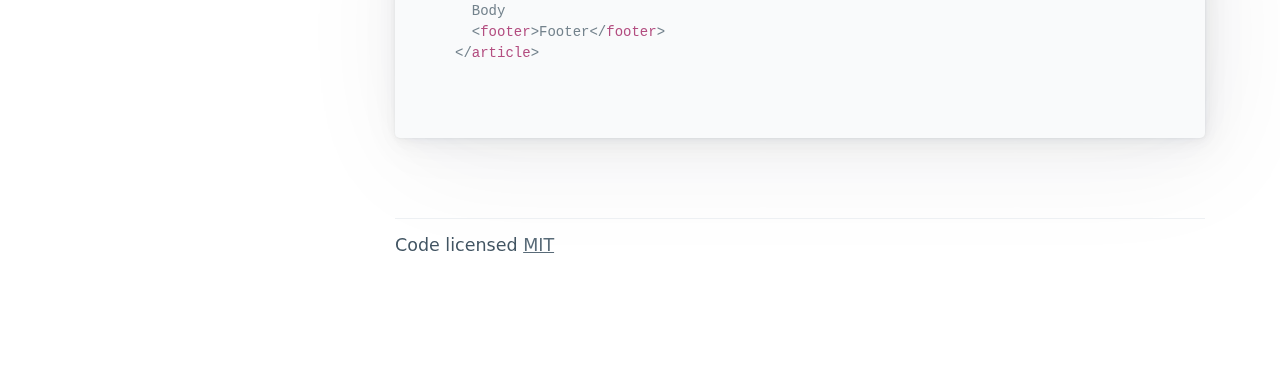
<file: static/pico-1.5.9/docs/cards.html>
<!doctype html><html lang="en"><head><meta charset="utf-8"><meta name="viewport" content="width=device-width,initial-scale=1"><title>Cards • Pico CSS</title><meta name="description" content="A flexible container with graceful spacings across devices and viewports."><link rel="shortcut icon" href="https://picocss.com/favicon.ico"><link rel="stylesheet" href="../css/pico.min.css"><link rel="stylesheet" href="css/pico.docs.min.css"><link rel="canonical" href="https://picocss.com/docs/cards.html"></head><body><nav class="container-fluid"><ul><li><a href="https://picocss.com" aria-label="Back home"><svg aria-hidden="true" focusable="false" role="img" xmlns="http://www.w3.org/2000/svg" viewBox="0 0 1000 1000" height="56px"><path fill="currentColor" d="M633.43 429.23c0 118.38-49.76 184.72-138.87 184.72-53 0-92.04-25.37-108.62-67.32h-2.6v203.12H250V249.7h133.67v64.72h2.28c17.24-43.9 55.3-69.92 107-69.92 90.4 0 140.48 66.02 140.48 184.73zm-136.6 0c0-49.76-22.1-81.96-56.9-81.96s-56.9 32.2-57.24 82.28c.33 50.4 22.1 81.63 57.24 81.63 35.12 0 56.9-31.87 56.9-81.95zM682.5 547.5c0-37.32 30.18-67.5 67.5-67.5s67.5 30.18 67.5 67.5S787.32 615 750 615s-67.5-30.18-67.5-67.5z"/></svg></a></li><li>Documentation</li></ul><ul><li><a href="https://picocss.com#examples" class="secondary">Examples</a></li><li><a href="./" class="secondary">Docs</a></li><li><a href="https://github.com/picocss/pico" class="contrast" aria-label="Pico GitHub repository"><svg aria-hidden="true" focusable="false" role="img" xmlns="http://www.w3.org/2000/svg" viewBox="0 0 496 512" height="16px"><path fill="currentColor" d="M165.9 397.4c0 2-2.3 3.6-5.2 3.6-3.3.3-5.6-1.3-5.6-3.6 0-2 2.3-3.6 5.2-3.6 3-.3 5.6 1.3 5.6 3.6zm-31.1-4.5c-.7 2 1.3 4.3 4.3 4.9 2.6 1 5.6 0 6.2-2s-1.3-4.3-4.3-5.2c-2.6-.7-5.5.3-6.2 2.3zm44.2-1.7c-2.9.7-4.9 2.6-4.6 4.9.3 2 2.9 3.3 5.9 2.6 2.9-.7 4.9-2.6 4.6-4.6-.3-1.9-3-3.2-5.9-2.9zM244.8 8C106.1 8 0 113.3 0 252c0 110.9 69.8 205.8 169.5 239.2 12.8 2.3 17.3-5.6 17.3-12.1 0-6.2-.3-40.4-.3-61.4 0 0-70 15-84.7-29.8 0 0-11.4-29.1-27.8-36.6 0 0-22.9-15.7 1.6-15.4 0 0 24.9 2 38.6 25.8 21.9 38.6 58.6 27.5 72.9 20.9 2.3-16 8.8-27.1 16-33.7-55.9-6.2-112.3-14.3-112.3-110.5 0-27.5 7.6-41.3 23.6-58.9-2.6-6.5-11.1-33.3 2.6-67.9 20.9-6.5 69 27 69 27 20-5.6 41.5-8.5 62.8-8.5s42.8 2.9 62.8 8.5c0 0 48.1-33.6 69-27 13.7 34.7 5.2 61.4 2.6 67.9 16 17.7 25.8 31.5 25.8 58.9 0 96.5-58.9 104.2-114.8 110.5 9.2 7.9 17 22.9 17 46.4 0 33.7-.3 75.4-.3 83.6 0 6.5 4.6 14.4 17.3 12.1C428.2 457.8 496 362.9 496 252 496 113.3 383.5 8 244.8 8zM97.2 352.9c-1.3 1-1 3.3.7 5.2 1.6 1.6 3.9 2.3 5.2 1 1.3-1 1-3.3-.7-5.2-1.6-1.6-3.9-2.3-5.2-1zm-10.8-8.1c-.7 1.3.3 2.9 2.3 3.9 1.6 1 3.6.7 4.3-.7.7-1.3-.3-2.9-2.3-3.9-2-.6-3.6-.3-4.3.7zm32.4 35.6c-1.6 1.3-1 4.3 1.3 6.2 2.3 2.3 5.2 2.6 6.5 1 1.3-1.3.7-4.3-1.3-6.2-2.2-2.3-5.2-2.6-6.5-1zm-11.4-14.7c-1.6 1-1.6 3.6 0 5.9 1.6 2.3 4.3 3.3 5.6 2.3 1.6-1.3 1.6-3.9 0-6.2-1.4-2.3-4-3.3-5.6-2z"></path></svg></a></li></ul></nav><main class="container" id="docs"><aside><nav class="closed-on-mobile"><a href="./" class="secondary" id="toggle-docs-navigation"><svg xmlns="http://www.w3.org/2000/svg" class="expand" fill="currentColor" viewBox="0 0 16 16" height="16px"><title>Expand</title><path fill-rule="evenodd" d="M1 8a.5.5 0 0 1 .5-.5h13a.5.5 0 0 1 0 1h-13A.5.5 0 0 1 1 8zM7.646.146a.5.5 0 0 1 .708 0l2 2a.5.5 0 0 1-.708.708L8.5 1.707V5.5a.5.5 0 0 1-1 0V1.707L6.354 2.854a.5.5 0 1 1-.708-.708l2-2zM8 10a.5.5 0 0 1 .5.5v3.793l1.146-1.147a.5.5 0 0 1 .708.708l-2 2a.5.5 0 0 1-.708 0l-2-2a.5.5 0 0 1 .708-.708L7.5 14.293V10.5A.5.5 0 0 1 8 10z"></path></svg> <svg xmlns="http://www.w3.org/2000/svg" class="collapse" fill="currentColor" viewBox="0 0 16 16" height="16px"><title>Collapse</title><path fill-rule="evenodd" d="M1 8a.5.5 0 0 1 .5-.5h13a.5.5 0 0 1 0 1h-13A.5.5 0 0 1 1 8zm7-8a.5.5 0 0 1 .5.5v3.793l1.146-1.147a.5.5 0 0 1 .708.708l-2 2a.5.5 0 0 1-.708 0l-2-2a.5.5 0 1 1 .708-.708L7.5 4.293V.5A.5.5 0 0 1 8 0zm-.5 11.707l-1.146 1.147a.5.5 0 0 1-.708-.708l2-2a.5.5 0 0 1 .708 0l2 2a.5.5 0 0 1-.708.708L8.5 11.707V15.5a.5.5 0 0 1-1 0v-3.793z"></path></svg> Table of contents</a><details><summary>Getting started</summary><ul><li><a href="./" id="start-link" class="secondary">Usage</a></li><li><a href="./themes.html" id="themes-link" class="secondary">Themes</a></li><li><a href="./customization.html" id="customization-link" class="secondary">Customization</a></li><li><a href="./classless.html" id="classless-link" class="secondary">Class-less version</a></li><li><a href="./rtl.html" id="rtl-link" class="secondary">RTL</a></li></ul></details><details><summary>Layout</summary><ul><li><a href="./containers.html" id="containers-link" class="secondary">Containers</a></li><li><a href="./grid.html" id="grid-link" class="secondary">Grid</a></li><li><a href="./scroller.html" id="scroller-link" class="secondary">Horizontal scroller</a></li></ul></details><details><summary>Elements</summary><ul><li><a href="./typography.html" id="typography-link" class="secondary">Typography</a></li><li><a href="./buttons.html" id="buttons-link" class="secondary">Buttons</a></li><li><a href="./forms.html" id="forms-link" class="secondary">Forms</a></li><li><a href="./tables.html" id="tables-link" class="secondary">Tables</a></li></ul></details><details><summary>Components</summary><ul><li><a href="./accordions.html" id="accordions-link" class="secondary">Accordions</a></li><li><a href="./cards.html" id="cards-link" class="secondary">Cards</a></li><li><a href="./dropdowns.html" id="dropdowns-link" class="secondary">Dropdowns</a></li><li><a href="./modal.html" id="modal-link" class="secondary">Modal</a></li><li><a href="./navs.html" id="navs-link" class="secondary">Navs</a></li><li><a href="./progress.html" id="progress-link" class="secondary">Progress</a></li></ul></details><details><summary>Utilities</summary><ul><li><a href="./loading.html" id="loading-link" class="secondary">Loading</a></li><li><a href="./tooltips.html" id="tooltips-link" class="secondary">Tooltips</a></li></ul></details><details><summary>Extend</summary><ul><li><a href="./we-love-classes.html" id="we-love-classes-link" class="secondary">We love .classes</a></li></ul></details></nav><script>const activeLink=document.querySelector("aside a#cards-link"),parentAccordion=activeLink.closest("details");activeLink.setAttribute("aria-current","page"),parentAccordion.setAttribute("open","true")</script></aside><div role="document"><section id="cards"><hgroup><h1>Cards</h1><h2>A flexible container with graceful spacings across devices and viewports.</h2></hgroup><article aria-label="Card example">I'm a card!</article><pre><code>&lt;<b>article</b>&gt;I'm a card!&lt;/<b>article</b>&gt;</code></pre><p>You can use <code>&lt;<b>header</b>&gt;</code> and footer <code>&lt;<b>footer</b>&gt;</code> inside <code>&lt;<b>article</b>&gt;</code></p><article aria-label="Card sectioning example"><header>Header</header>Body<footer>Footer</footer></article><pre><code>&lt;<b>article</b>&gt;
  &lt;<b>header</b>&gt;Header&lt;/<b>header</b>&gt;
  Body
  &lt;<b>footer</b>&gt;Footer&lt;/<b>footer</b>&gt;
&lt;/<b>article</b>&gt;</code></pre></section><footer><hr><p><small>Code licensed <a href="https://github.com/picocss/pico/blob/master/LICENSE.md" class="secondary">MIT</a></small></p></footer></div></main><script src="js/commons.min.js"></script></body></html>
</file>
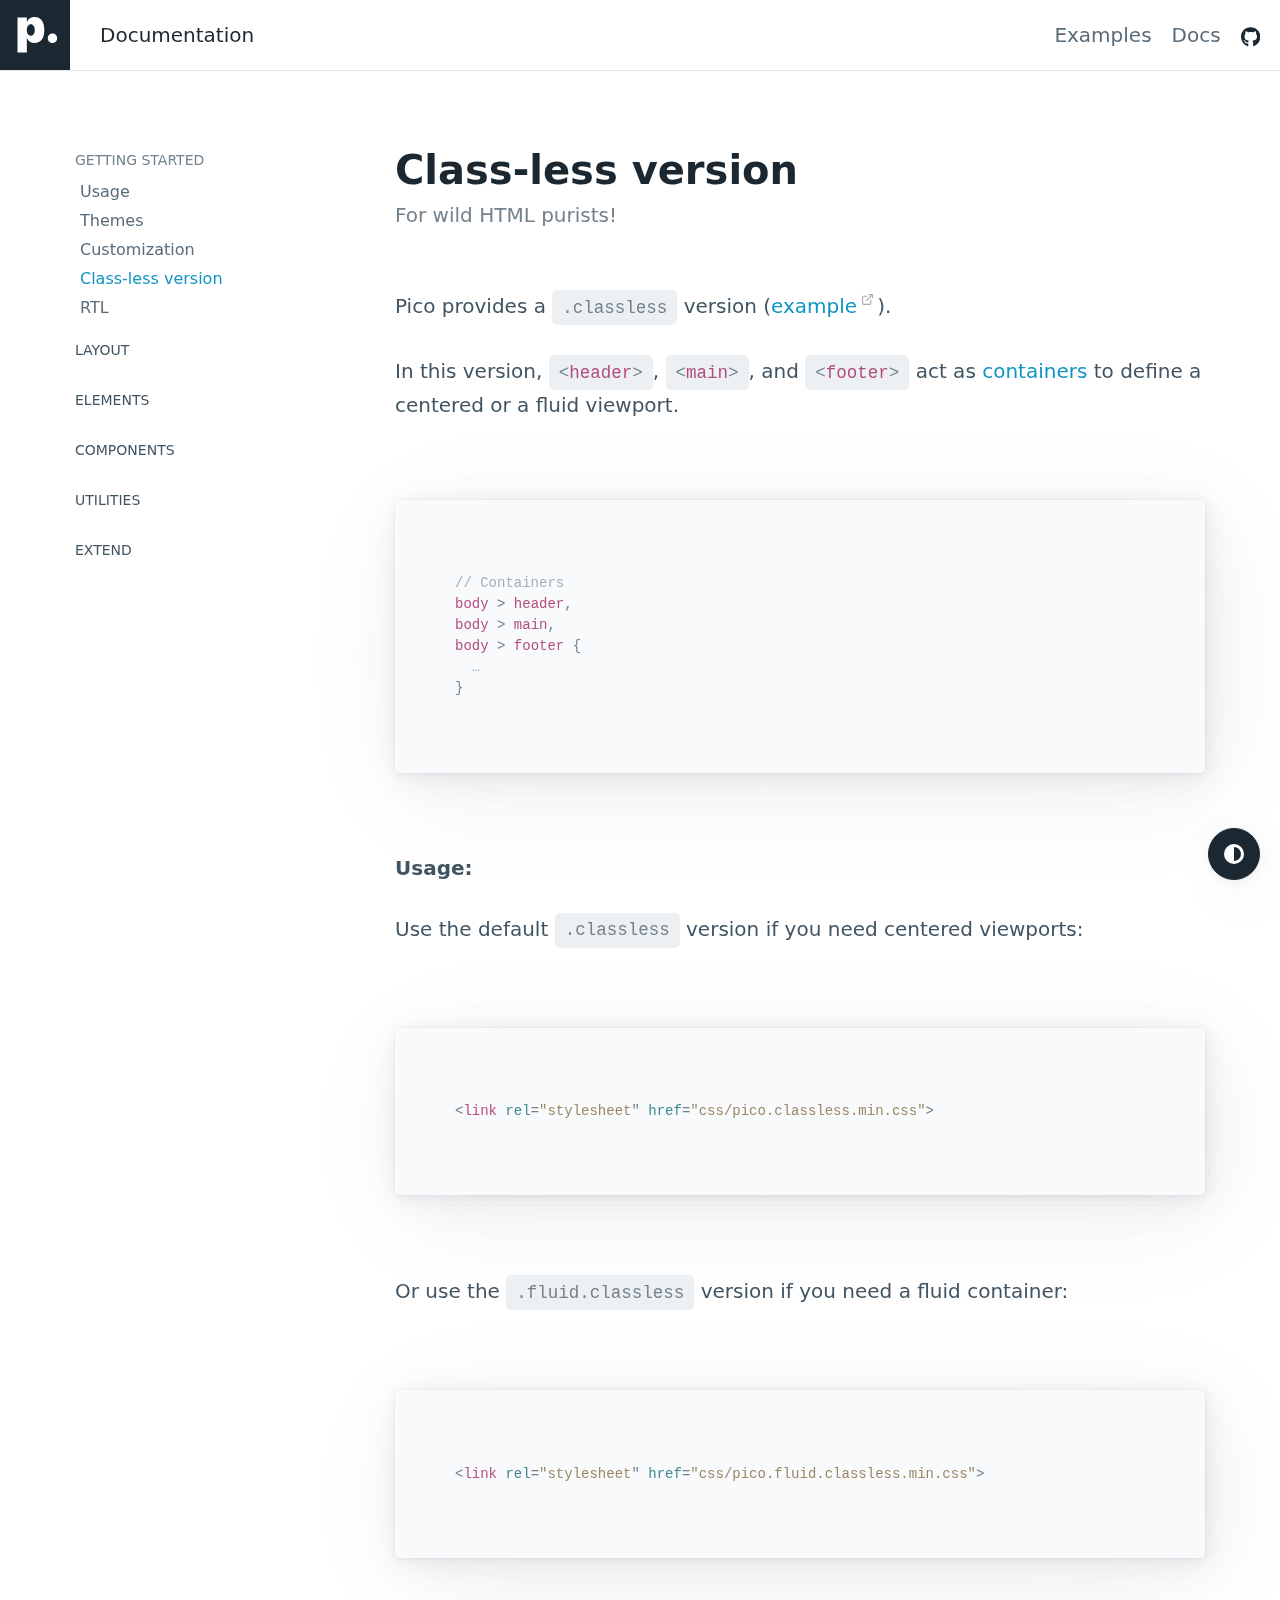
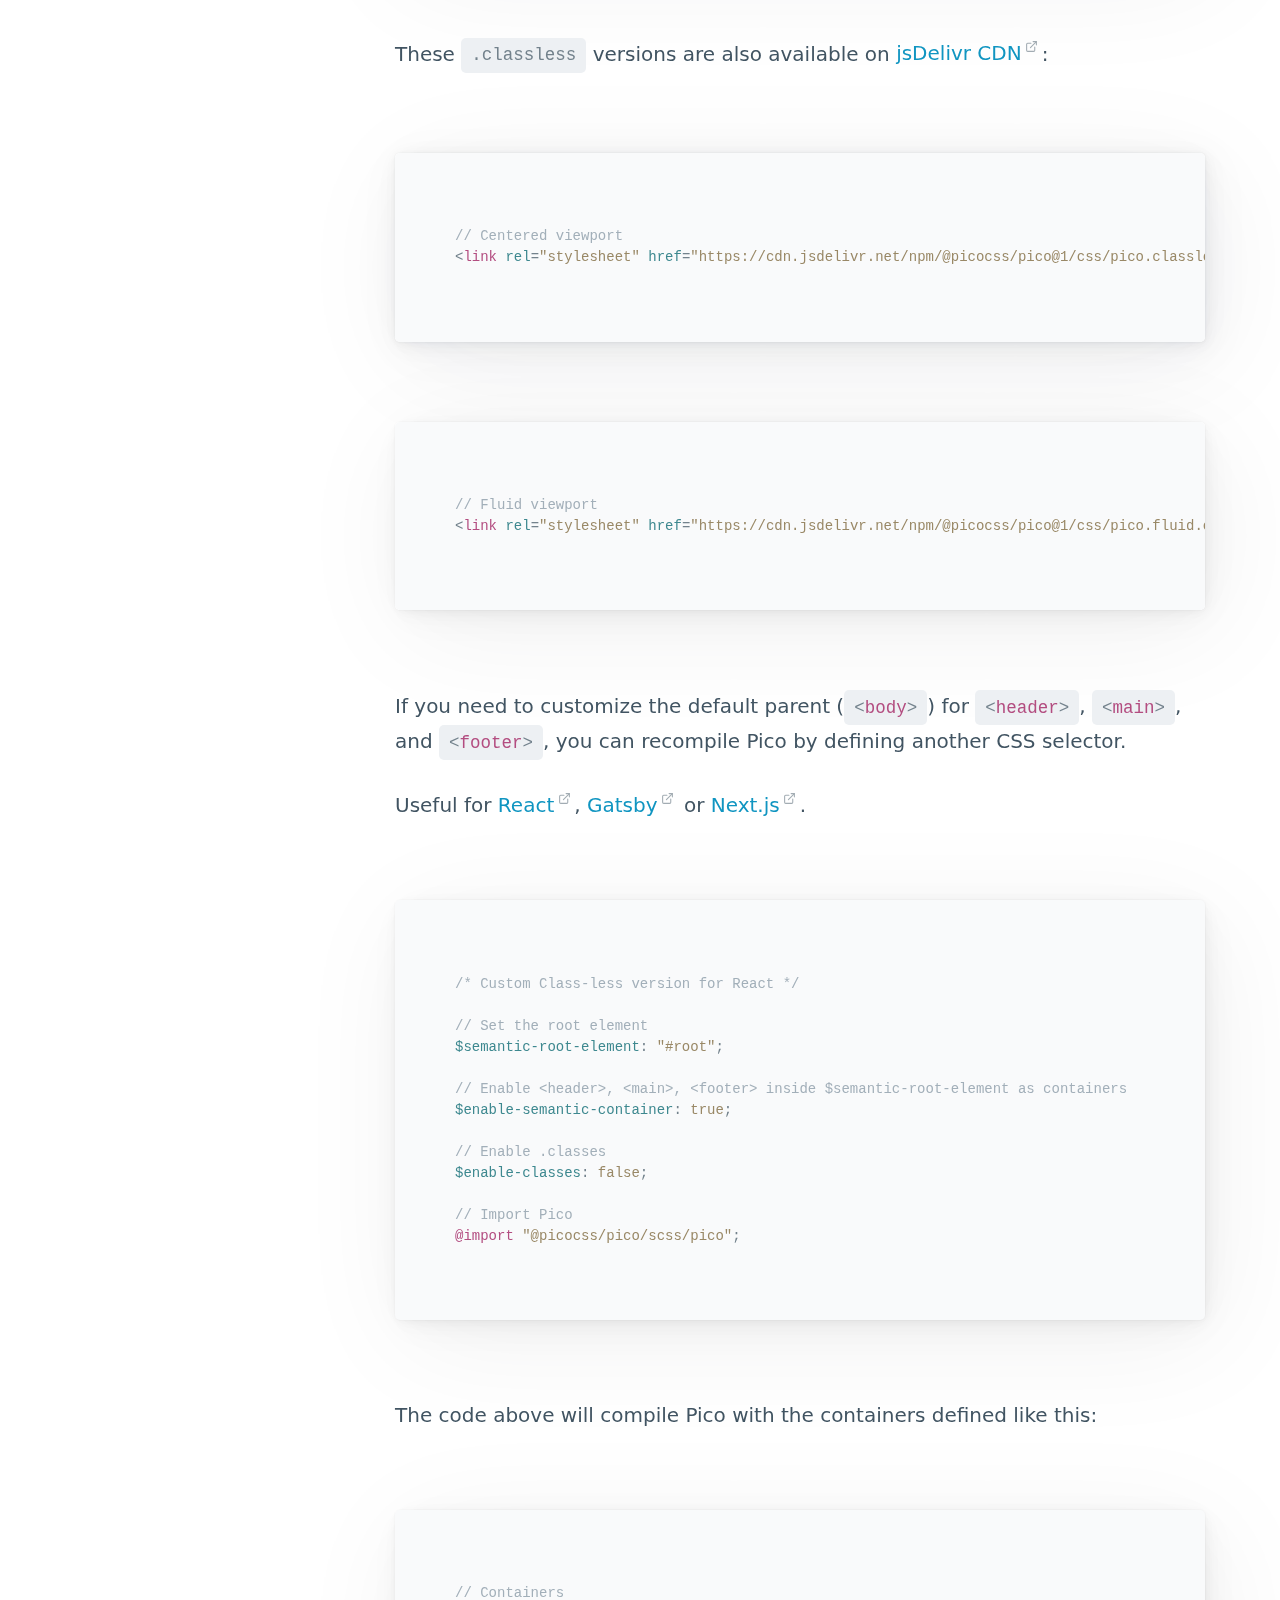
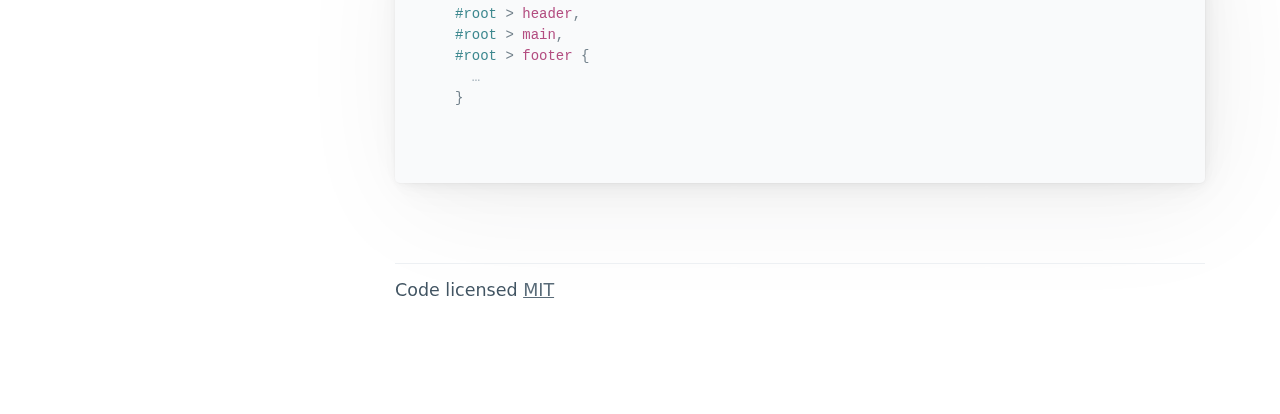
<file: static/pico-1.5.9/docs/classless.html>
<!doctype html><html lang="en"><head><meta charset="utf-8"><meta name="viewport" content="width=device-width,initial-scale=1"><title>Class-less version • Pico CSS</title><meta name="description" content="For wild HTML purists, Pico provides a .classless version."><link rel="shortcut icon" href="https://picocss.com/favicon.ico"><link rel="stylesheet" href="../css/pico.min.css"><link rel="stylesheet" href="css/pico.docs.min.css"><link rel="canonical" href="https://picocss.com/docs/classless.html"></head><body><nav class="container-fluid"><ul><li><a href="https://picocss.com" aria-label="Back home"><svg aria-hidden="true" focusable="false" role="img" xmlns="http://www.w3.org/2000/svg" viewBox="0 0 1000 1000" height="56px"><path fill="currentColor" d="M633.43 429.23c0 118.38-49.76 184.72-138.87 184.72-53 0-92.04-25.37-108.62-67.32h-2.6v203.12H250V249.7h133.67v64.72h2.28c17.24-43.9 55.3-69.92 107-69.92 90.4 0 140.48 66.02 140.48 184.73zm-136.6 0c0-49.76-22.1-81.96-56.9-81.96s-56.9 32.2-57.24 82.28c.33 50.4 22.1 81.63 57.24 81.63 35.12 0 56.9-31.87 56.9-81.95zM682.5 547.5c0-37.32 30.18-67.5 67.5-67.5s67.5 30.18 67.5 67.5S787.32 615 750 615s-67.5-30.18-67.5-67.5z"/></svg></a></li><li>Documentation</li></ul><ul><li><a href="https://picocss.com#examples" class="secondary">Examples</a></li><li><a href="./" class="secondary">Docs</a></li><li><a href="https://github.com/picocss/pico" class="contrast" aria-label="Pico GitHub repository"><svg aria-hidden="true" focusable="false" role="img" xmlns="http://www.w3.org/2000/svg" viewBox="0 0 496 512" height="16px"><path fill="currentColor" d="M165.9 397.4c0 2-2.3 3.6-5.2 3.6-3.3.3-5.6-1.3-5.6-3.6 0-2 2.3-3.6 5.2-3.6 3-.3 5.6 1.3 5.6 3.6zm-31.1-4.5c-.7 2 1.3 4.3 4.3 4.9 2.6 1 5.6 0 6.2-2s-1.3-4.3-4.3-5.2c-2.6-.7-5.5.3-6.2 2.3zm44.2-1.7c-2.9.7-4.9 2.6-4.6 4.9.3 2 2.9 3.3 5.9 2.6 2.9-.7 4.9-2.6 4.6-4.6-.3-1.9-3-3.2-5.9-2.9zM244.8 8C106.1 8 0 113.3 0 252c0 110.9 69.8 205.8 169.5 239.2 12.8 2.3 17.3-5.6 17.3-12.1 0-6.2-.3-40.4-.3-61.4 0 0-70 15-84.7-29.8 0 0-11.4-29.1-27.8-36.6 0 0-22.9-15.7 1.6-15.4 0 0 24.9 2 38.6 25.8 21.9 38.6 58.6 27.5 72.9 20.9 2.3-16 8.8-27.1 16-33.7-55.9-6.2-112.3-14.3-112.3-110.5 0-27.5 7.6-41.3 23.6-58.9-2.6-6.5-11.1-33.3 2.6-67.9 20.9-6.5 69 27 69 27 20-5.6 41.5-8.5 62.8-8.5s42.8 2.9 62.8 8.5c0 0 48.1-33.6 69-27 13.7 34.7 5.2 61.4 2.6 67.9 16 17.7 25.8 31.5 25.8 58.9 0 96.5-58.9 104.2-114.8 110.5 9.2 7.9 17 22.9 17 46.4 0 33.7-.3 75.4-.3 83.6 0 6.5 4.6 14.4 17.3 12.1C428.2 457.8 496 362.9 496 252 496 113.3 383.5 8 244.8 8zM97.2 352.9c-1.3 1-1 3.3.7 5.2 1.6 1.6 3.9 2.3 5.2 1 1.3-1 1-3.3-.7-5.2-1.6-1.6-3.9-2.3-5.2-1zm-10.8-8.1c-.7 1.3.3 2.9 2.3 3.9 1.6 1 3.6.7 4.3-.7.7-1.3-.3-2.9-2.3-3.9-2-.6-3.6-.3-4.3.7zm32.4 35.6c-1.6 1.3-1 4.3 1.3 6.2 2.3 2.3 5.2 2.6 6.5 1 1.3-1.3.7-4.3-1.3-6.2-2.2-2.3-5.2-2.6-6.5-1zm-11.4-14.7c-1.6 1-1.6 3.6 0 5.9 1.6 2.3 4.3 3.3 5.6 2.3 1.6-1.3 1.6-3.9 0-6.2-1.4-2.3-4-3.3-5.6-2z"></path></svg></a></li></ul></nav><main class="container" id="docs"><aside><nav class="closed-on-mobile"><a href="./" class="secondary" id="toggle-docs-navigation"><svg xmlns="http://www.w3.org/2000/svg" class="expand" fill="currentColor" viewBox="0 0 16 16" height="16px"><title>Expand</title><path fill-rule="evenodd" d="M1 8a.5.5 0 0 1 .5-.5h13a.5.5 0 0 1 0 1h-13A.5.5 0 0 1 1 8zM7.646.146a.5.5 0 0 1 .708 0l2 2a.5.5 0 0 1-.708.708L8.5 1.707V5.5a.5.5 0 0 1-1 0V1.707L6.354 2.854a.5.5 0 1 1-.708-.708l2-2zM8 10a.5.5 0 0 1 .5.5v3.793l1.146-1.147a.5.5 0 0 1 .708.708l-2 2a.5.5 0 0 1-.708 0l-2-2a.5.5 0 0 1 .708-.708L7.5 14.293V10.5A.5.5 0 0 1 8 10z"></path></svg> <svg xmlns="http://www.w3.org/2000/svg" class="collapse" fill="currentColor" viewBox="0 0 16 16" height="16px"><title>Collapse</title><path fill-rule="evenodd" d="M1 8a.5.5 0 0 1 .5-.5h13a.5.5 0 0 1 0 1h-13A.5.5 0 0 1 1 8zm7-8a.5.5 0 0 1 .5.5v3.793l1.146-1.147a.5.5 0 0 1 .708.708l-2 2a.5.5 0 0 1-.708 0l-2-2a.5.5 0 1 1 .708-.708L7.5 4.293V.5A.5.5 0 0 1 8 0zm-.5 11.707l-1.146 1.147a.5.5 0 0 1-.708-.708l2-2a.5.5 0 0 1 .708 0l2 2a.5.5 0 0 1-.708.708L8.5 11.707V15.5a.5.5 0 0 1-1 0v-3.793z"></path></svg> Table of contents</a><details><summary>Getting started</summary><ul><li><a href="./" id="start-link" class="secondary">Usage</a></li><li><a href="./themes.html" id="themes-link" class="secondary">Themes</a></li><li><a href="./customization.html" id="customization-link" class="secondary">Customization</a></li><li><a href="./classless.html" id="classless-link" class="secondary">Class-less version</a></li><li><a href="./rtl.html" id="rtl-link" class="secondary">RTL</a></li></ul></details><details><summary>Layout</summary><ul><li><a href="./containers.html" id="containers-link" class="secondary">Containers</a></li><li><a href="./grid.html" id="grid-link" class="secondary">Grid</a></li><li><a href="./scroller.html" id="scroller-link" class="secondary">Horizontal scroller</a></li></ul></details><details><summary>Elements</summary><ul><li><a href="./typography.html" id="typography-link" class="secondary">Typography</a></li><li><a href="./buttons.html" id="buttons-link" class="secondary">Buttons</a></li><li><a href="./forms.html" id="forms-link" class="secondary">Forms</a></li><li><a href="./tables.html" id="tables-link" class="secondary">Tables</a></li></ul></details><details><summary>Components</summary><ul><li><a href="./accordions.html" id="accordions-link" class="secondary">Accordions</a></li><li><a href="./cards.html" id="cards-link" class="secondary">Cards</a></li><li><a href="./dropdowns.html" id="dropdowns-link" class="secondary">Dropdowns</a></li><li><a href="./modal.html" id="modal-link" class="secondary">Modal</a></li><li><a href="./navs.html" id="navs-link" class="secondary">Navs</a></li><li><a href="./progress.html" id="progress-link" class="secondary">Progress</a></li></ul></details><details><summary>Utilities</summary><ul><li><a href="./loading.html" id="loading-link" class="secondary">Loading</a></li><li><a href="./tooltips.html" id="tooltips-link" class="secondary">Tooltips</a></li></ul></details><details><summary>Extend</summary><ul><li><a href="./we-love-classes.html" id="we-love-classes-link" class="secondary">We love .classes</a></li></ul></details></nav><script>const activeLink=document.querySelector("aside a#classless-link"),parentAccordion=activeLink.closest("details");activeLink.setAttribute("aria-current","page"),parentAccordion.setAttribute("open","true")</script></aside><div role="document"><section id="classless"><hgroup><h1>Class-less version</h1><h2>For wild HTML purists!</h2></hgroup><p>Pico provides a <code>.classless</code> version (<a href="https://codesandbox.io/s/github/picocss/examples/tree/master/v1-classless">example</a>).</p><p>In this version, <code>&lt;<b>header</b>&gt;</code>, <code>&lt;<b>main</b>&gt;</code>, and <code>&lt;<b>footer</b>&gt;</code> act as <a href="./containers.html">containers</a> to define a centered or a fluid viewport.</p><pre><code><em>// Containers</em>
<b>body</b> > <b>header</b>,
<b>body</b> > <b>main</b>,
<b>body</b> > <b>footer</b> {
  <em>…</em>
}
</code></pre><p><strong>Usage:</strong></p><p>Use the default <code>.classless</code> version if you need centered viewports:</p><pre><code>&lt;<b>link</b> <i>rel</i>=<u>"stylesheet</u>" <i>href</i>=<u>"css/pico.classless.min.css"</u>&gt;</code></pre><p>Or use the <code>.fluid.classless</code> version if you need a fluid container:</p><pre><code>&lt;<b>link</b> <i>rel</i>=<u>"stylesheet</u>" <i>href</i>=<u>"css/pico.fluid.classless.min.css"</u>&gt;</code></pre><p>These <code>.classless</code> versions are also available on <a href="https://www.jsdelivr.com/package/npm/@picocss/pico">jsDelivr CDN</a>:</p><pre><code><em>// Centered viewport</em>
&lt;<b>link</b> <i>rel</i>=<u>"stylesheet"</u> <i>href</i>=<u>"https://cdn.jsdelivr.net/npm/@picocss/pico@1/css/pico.classless.min.css"</u>&gt;
</code></pre><pre><code><em>// Fluid viewport</em>
&lt;<b>link</b> <i>rel</i>=<u>"stylesheet"</u> <i>href</i>=<u>"https://cdn.jsdelivr.net/npm/@picocss/pico@1/css/pico.fluid.classless.min.css"</u>&gt;
</code></pre><p>If you need to customize the default parent (<code>&lt;<b>body</b>&gt;</code>) for <code>&lt;<b>header</b>&gt;</code>, <code>&lt;<b>main</b>&gt;</code>, and <code>&lt;<b>footer</b>&gt;</code>, you can recompile Pico by defining another CSS selector.</p><p>Useful for <a href="https://reactjs.org/">React</a>, <a href="https://www.gatsbyjs.com/">Gatsby</a> or <a href="https://nextjs.org/">Next.js</a>.</p><pre><code><em>/* Custom Class-less version for React */</em>

<em>// Set the root element</em>
<i>$semantic-root-element</i>: <u>"#root"</u>;

<em>// Enable &lt;header&gt;, &lt;main&gt;, &lt;footer&gt; inside $semantic-root-element as containers</em>
<i>$enable-semantic-container</i>: <u>true</u>;

<em>// Enable .classes</em>
<i>$enable-classes</i>: <u>false</u>;

<em>// Import Pico</em>
<b>@import</b> <u>"@picocss/pico/scss/pico"</u>;</code></pre><p>The code above will compile Pico with the containers defined like this:</p><pre><code><em>// Containers</em>
<i>#root</i> > <b>header</b>,
<i>#root</i> > <b>main</b>,
<i>#root</i> > <b>footer</b> {
  <em>…</em>
}
</code></pre></section><footer><hr><p><small>Code licensed <a href="https://github.com/picocss/pico/blob/master/LICENSE.md" class="secondary">MIT</a></small></p></footer></div></main><script src="js/commons.min.js"></script></body></html>
</file>
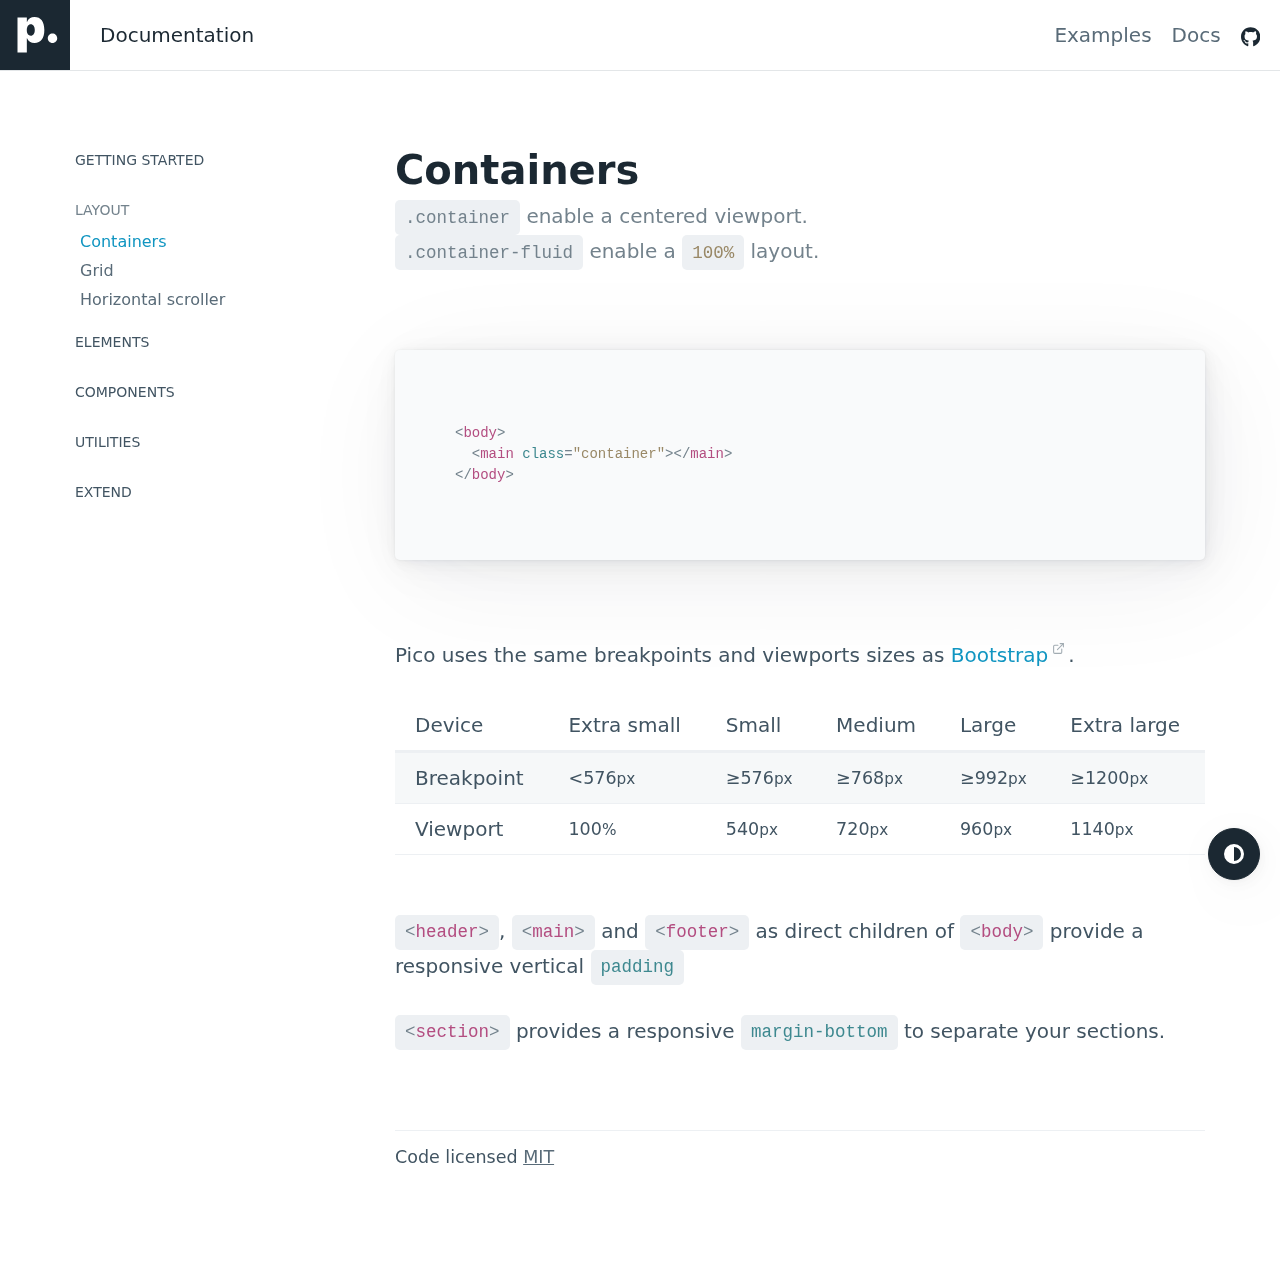
<file: static/pico-1.5.9/docs/containers.html>
<!doctype html><html lang="en"><head><meta charset="utf-8"><meta name="viewport" content="width=device-width,initial-scale=1"><title>Containers • Pico CSS</title><meta name="description" content=".container enable a centered viewport, .container-fluid enable a 100% layout."><link rel="shortcut icon" href="https://picocss.com/favicon.ico"><link rel="stylesheet" href="../css/pico.min.css"><link rel="stylesheet" href="css/pico.docs.min.css"><link rel="canonical" href="https://picocss.com/docs/containers.html"></head><body><nav class="container-fluid"><ul><li><a href="https://picocss.com" aria-label="Back home"><svg aria-hidden="true" focusable="false" role="img" xmlns="http://www.w3.org/2000/svg" viewBox="0 0 1000 1000" height="56px"><path fill="currentColor" d="M633.43 429.23c0 118.38-49.76 184.72-138.87 184.72-53 0-92.04-25.37-108.62-67.32h-2.6v203.12H250V249.7h133.67v64.72h2.28c17.24-43.9 55.3-69.92 107-69.92 90.4 0 140.48 66.02 140.48 184.73zm-136.6 0c0-49.76-22.1-81.96-56.9-81.96s-56.9 32.2-57.24 82.28c.33 50.4 22.1 81.63 57.24 81.63 35.12 0 56.9-31.87 56.9-81.95zM682.5 547.5c0-37.32 30.18-67.5 67.5-67.5s67.5 30.18 67.5 67.5S787.32 615 750 615s-67.5-30.18-67.5-67.5z"/></svg></a></li><li>Documentation</li></ul><ul><li><a href="https://picocss.com#examples" class="secondary">Examples</a></li><li><a href="./" class="secondary">Docs</a></li><li><a href="https://github.com/picocss/pico" class="contrast" aria-label="Pico GitHub repository"><svg aria-hidden="true" focusable="false" role="img" xmlns="http://www.w3.org/2000/svg" viewBox="0 0 496 512" height="16px"><path fill="currentColor" d="M165.9 397.4c0 2-2.3 3.6-5.2 3.6-3.3.3-5.6-1.3-5.6-3.6 0-2 2.3-3.6 5.2-3.6 3-.3 5.6 1.3 5.6 3.6zm-31.1-4.5c-.7 2 1.3 4.3 4.3 4.9 2.6 1 5.6 0 6.2-2s-1.3-4.3-4.3-5.2c-2.6-.7-5.5.3-6.2 2.3zm44.2-1.7c-2.9.7-4.9 2.6-4.6 4.9.3 2 2.9 3.3 5.9 2.6 2.9-.7 4.9-2.6 4.6-4.6-.3-1.9-3-3.2-5.9-2.9zM244.8 8C106.1 8 0 113.3 0 252c0 110.9 69.8 205.8 169.5 239.2 12.8 2.3 17.3-5.6 17.3-12.1 0-6.2-.3-40.4-.3-61.4 0 0-70 15-84.7-29.8 0 0-11.4-29.1-27.8-36.6 0 0-22.9-15.7 1.6-15.4 0 0 24.9 2 38.6 25.8 21.9 38.6 58.6 27.5 72.9 20.9 2.3-16 8.8-27.1 16-33.7-55.9-6.2-112.3-14.3-112.3-110.5 0-27.5 7.6-41.3 23.6-58.9-2.6-6.5-11.1-33.3 2.6-67.9 20.9-6.5 69 27 69 27 20-5.6 41.5-8.5 62.8-8.5s42.8 2.9 62.8 8.5c0 0 48.1-33.6 69-27 13.7 34.7 5.2 61.4 2.6 67.9 16 17.7 25.8 31.5 25.8 58.9 0 96.5-58.9 104.2-114.8 110.5 9.2 7.9 17 22.9 17 46.4 0 33.7-.3 75.4-.3 83.6 0 6.5 4.6 14.4 17.3 12.1C428.2 457.8 496 362.9 496 252 496 113.3 383.5 8 244.8 8zM97.2 352.9c-1.3 1-1 3.3.7 5.2 1.6 1.6 3.9 2.3 5.2 1 1.3-1 1-3.3-.7-5.2-1.6-1.6-3.9-2.3-5.2-1zm-10.8-8.1c-.7 1.3.3 2.9 2.3 3.9 1.6 1 3.6.7 4.3-.7.7-1.3-.3-2.9-2.3-3.9-2-.6-3.6-.3-4.3.7zm32.4 35.6c-1.6 1.3-1 4.3 1.3 6.2 2.3 2.3 5.2 2.6 6.5 1 1.3-1.3.7-4.3-1.3-6.2-2.2-2.3-5.2-2.6-6.5-1zm-11.4-14.7c-1.6 1-1.6 3.6 0 5.9 1.6 2.3 4.3 3.3 5.6 2.3 1.6-1.3 1.6-3.9 0-6.2-1.4-2.3-4-3.3-5.6-2z"></path></svg></a></li></ul></nav><main class="container" id="docs"><aside><nav class="closed-on-mobile"><a href="./" class="secondary" id="toggle-docs-navigation"><svg xmlns="http://www.w3.org/2000/svg" class="expand" fill="currentColor" viewBox="0 0 16 16" height="16px"><title>Expand</title><path fill-rule="evenodd" d="M1 8a.5.5 0 0 1 .5-.5h13a.5.5 0 0 1 0 1h-13A.5.5 0 0 1 1 8zM7.646.146a.5.5 0 0 1 .708 0l2 2a.5.5 0 0 1-.708.708L8.5 1.707V5.5a.5.5 0 0 1-1 0V1.707L6.354 2.854a.5.5 0 1 1-.708-.708l2-2zM8 10a.5.5 0 0 1 .5.5v3.793l1.146-1.147a.5.5 0 0 1 .708.708l-2 2a.5.5 0 0 1-.708 0l-2-2a.5.5 0 0 1 .708-.708L7.5 14.293V10.5A.5.5 0 0 1 8 10z"></path></svg> <svg xmlns="http://www.w3.org/2000/svg" class="collapse" fill="currentColor" viewBox="0 0 16 16" height="16px"><title>Collapse</title><path fill-rule="evenodd" d="M1 8a.5.5 0 0 1 .5-.5h13a.5.5 0 0 1 0 1h-13A.5.5 0 0 1 1 8zm7-8a.5.5 0 0 1 .5.5v3.793l1.146-1.147a.5.5 0 0 1 .708.708l-2 2a.5.5 0 0 1-.708 0l-2-2a.5.5 0 1 1 .708-.708L7.5 4.293V.5A.5.5 0 0 1 8 0zm-.5 11.707l-1.146 1.147a.5.5 0 0 1-.708-.708l2-2a.5.5 0 0 1 .708 0l2 2a.5.5 0 0 1-.708.708L8.5 11.707V15.5a.5.5 0 0 1-1 0v-3.793z"></path></svg> Table of contents</a><details><summary>Getting started</summary><ul><li><a href="./" id="start-link" class="secondary">Usage</a></li><li><a href="./themes.html" id="themes-link" class="secondary">Themes</a></li><li><a href="./customization.html" id="customization-link" class="secondary">Customization</a></li><li><a href="./classless.html" id="classless-link" class="secondary">Class-less version</a></li><li><a href="./rtl.html" id="rtl-link" class="secondary">RTL</a></li></ul></details><details><summary>Layout</summary><ul><li><a href="./containers.html" id="containers-link" class="secondary">Containers</a></li><li><a href="./grid.html" id="grid-link" class="secondary">Grid</a></li><li><a href="./scroller.html" id="scroller-link" class="secondary">Horizontal scroller</a></li></ul></details><details><summary>Elements</summary><ul><li><a href="./typography.html" id="typography-link" class="secondary">Typography</a></li><li><a href="./buttons.html" id="buttons-link" class="secondary">Buttons</a></li><li><a href="./forms.html" id="forms-link" class="secondary">Forms</a></li><li><a href="./tables.html" id="tables-link" class="secondary">Tables</a></li></ul></details><details><summary>Components</summary><ul><li><a href="./accordions.html" id="accordions-link" class="secondary">Accordions</a></li><li><a href="./cards.html" id="cards-link" class="secondary">Cards</a></li><li><a href="./dropdowns.html" id="dropdowns-link" class="secondary">Dropdowns</a></li><li><a href="./modal.html" id="modal-link" class="secondary">Modal</a></li><li><a href="./navs.html" id="navs-link" class="secondary">Navs</a></li><li><a href="./progress.html" id="progress-link" class="secondary">Progress</a></li></ul></details><details><summary>Utilities</summary><ul><li><a href="./loading.html" id="loading-link" class="secondary">Loading</a></li><li><a href="./tooltips.html" id="tooltips-link" class="secondary">Tooltips</a></li></ul></details><details><summary>Extend</summary><ul><li><a href="./we-love-classes.html" id="we-love-classes-link" class="secondary">We love .classes</a></li></ul></details></nav><script>const activeLink=document.querySelector("aside a#containers-link"),parentAccordion=activeLink.closest("details");activeLink.setAttribute("aria-current","page"),parentAccordion.setAttribute("open","true")</script></aside><div role="document"><section id="containers"><hgroup><h1>Containers</h1><h2><code>.container</code> enable a centered viewport.<br><code>.container-fluid</code> enable a <code><u>100%</u></code> layout.</h2></hgroup><pre><code>&lt;<b>body</b>&gt;
  &lt;<b>main</b> <i>class</i>=<u>"container"</u>&gt;&lt;/<b>main</b>&gt;
&lt;/<b>body</b>&gt;</code></pre><p>Pico uses the same breakpoints and viewports sizes as <a href="https://getbootstrap.com/docs/5.1/layout/breakpoints/#available-breakpoints">Bootstrap</a>.</p><figure><table role="grid"><thead><tr><th>Device</th><th>Extra&nbsp;small</th><th>Small</th><th>Medium</th><th>Large</th><th>Extra&nbsp;large</th></tr></thead><tbody><tr><th>Breakpoint</th><td>&lt;576<small>px</small></td><td>≥576<small>px</small></td><td>≥768<small>px</small></td><td>≥992<small>px</small></td><td>≥1200<small>px</small></td></tr><tr><th>Viewport</th><td>100<small>%</small></td><td>540<small>px</small></td><td>720<small>px</small></td><td>960<small>px</small></td><td>1140<small>px</small></td></tr></tbody></table></figure><p><code>&lt;<b>header</b>&gt;</code>, <code>&lt;<b>main</b>&gt;</code> and <code>&lt;<b>footer</b>&gt;</code> as direct children of <code>&lt;<b>body</b>&gt;</code> provide a responsive vertical <code><i>padding</i></code></p><p><code>&lt;<b>section</b>&gt;</code> provides a responsive <code><i>margin-bottom</i></code> to separate your sections.</p></section><footer><hr><p><small>Code licensed <a href="https://github.com/picocss/pico/blob/master/LICENSE.md" class="secondary">MIT</a></small></p></footer></div></main><script src="js/commons.min.js"></script></body></html>
</file>
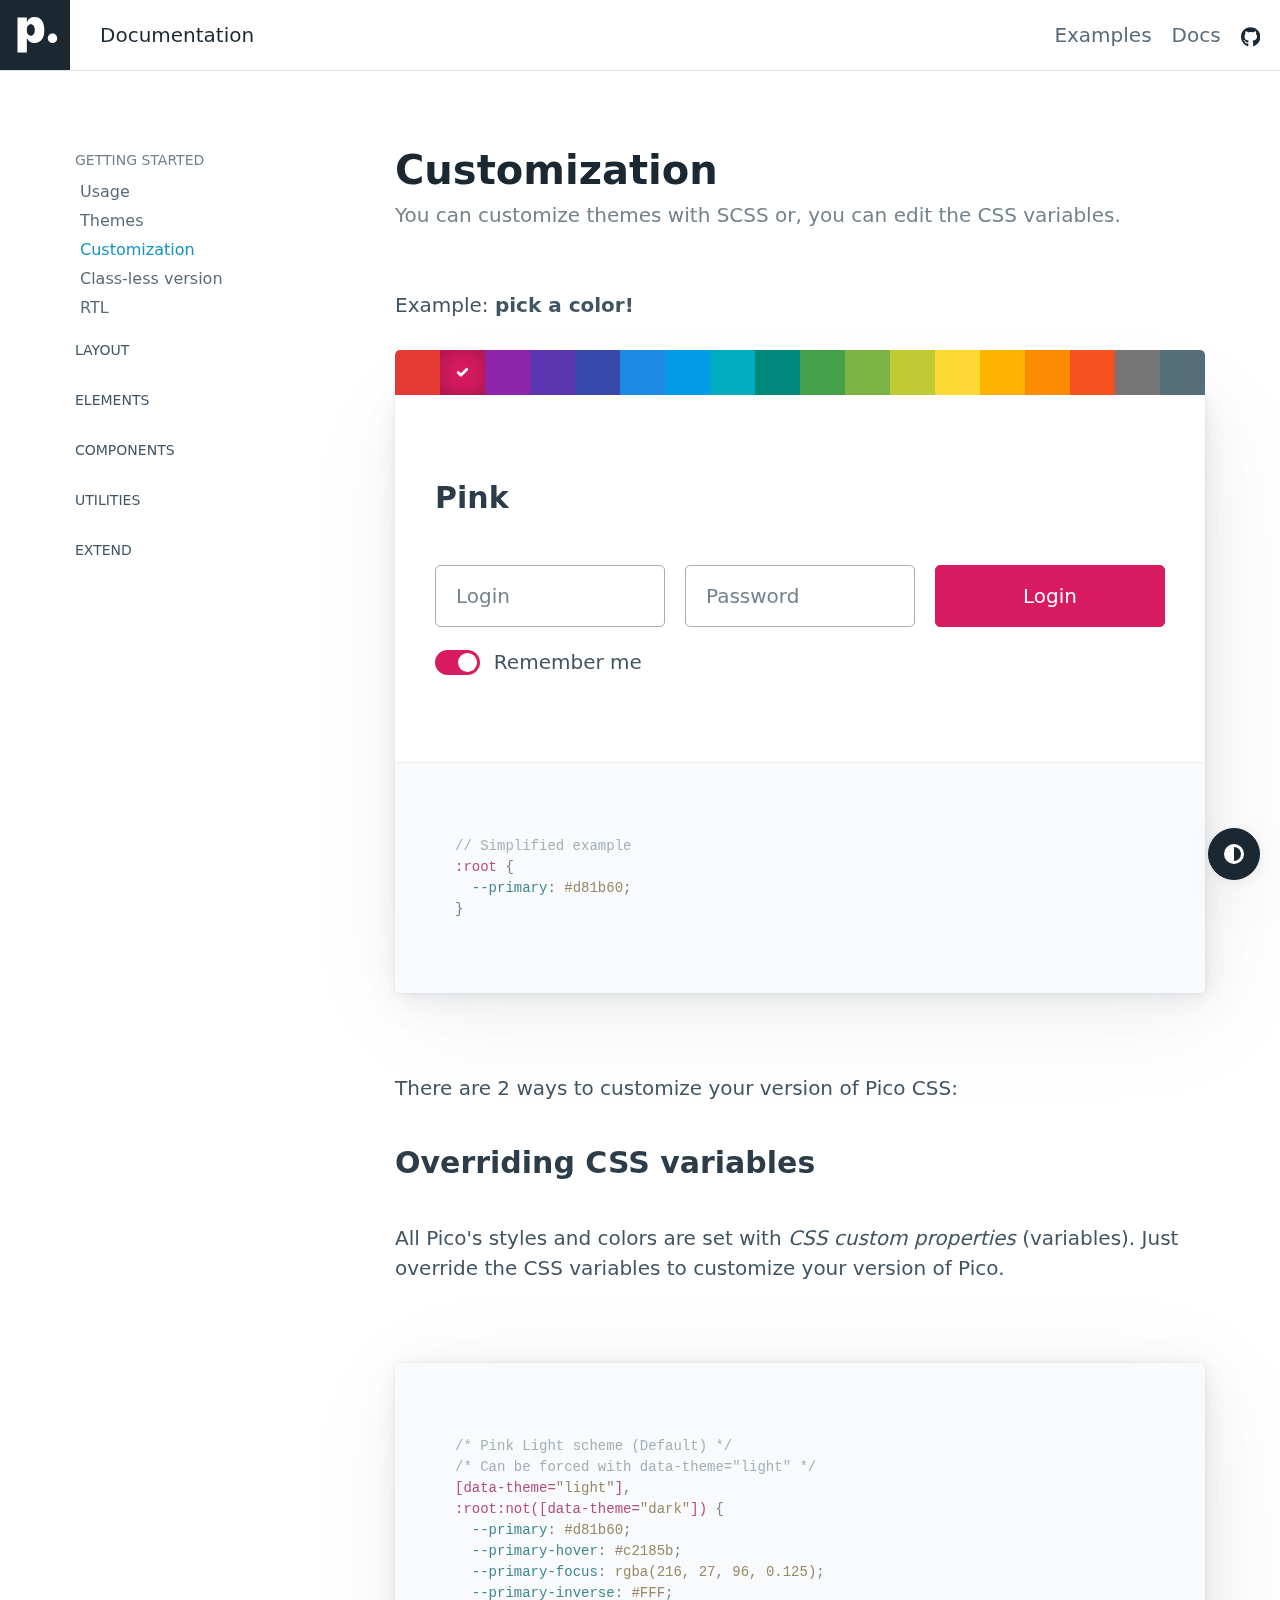
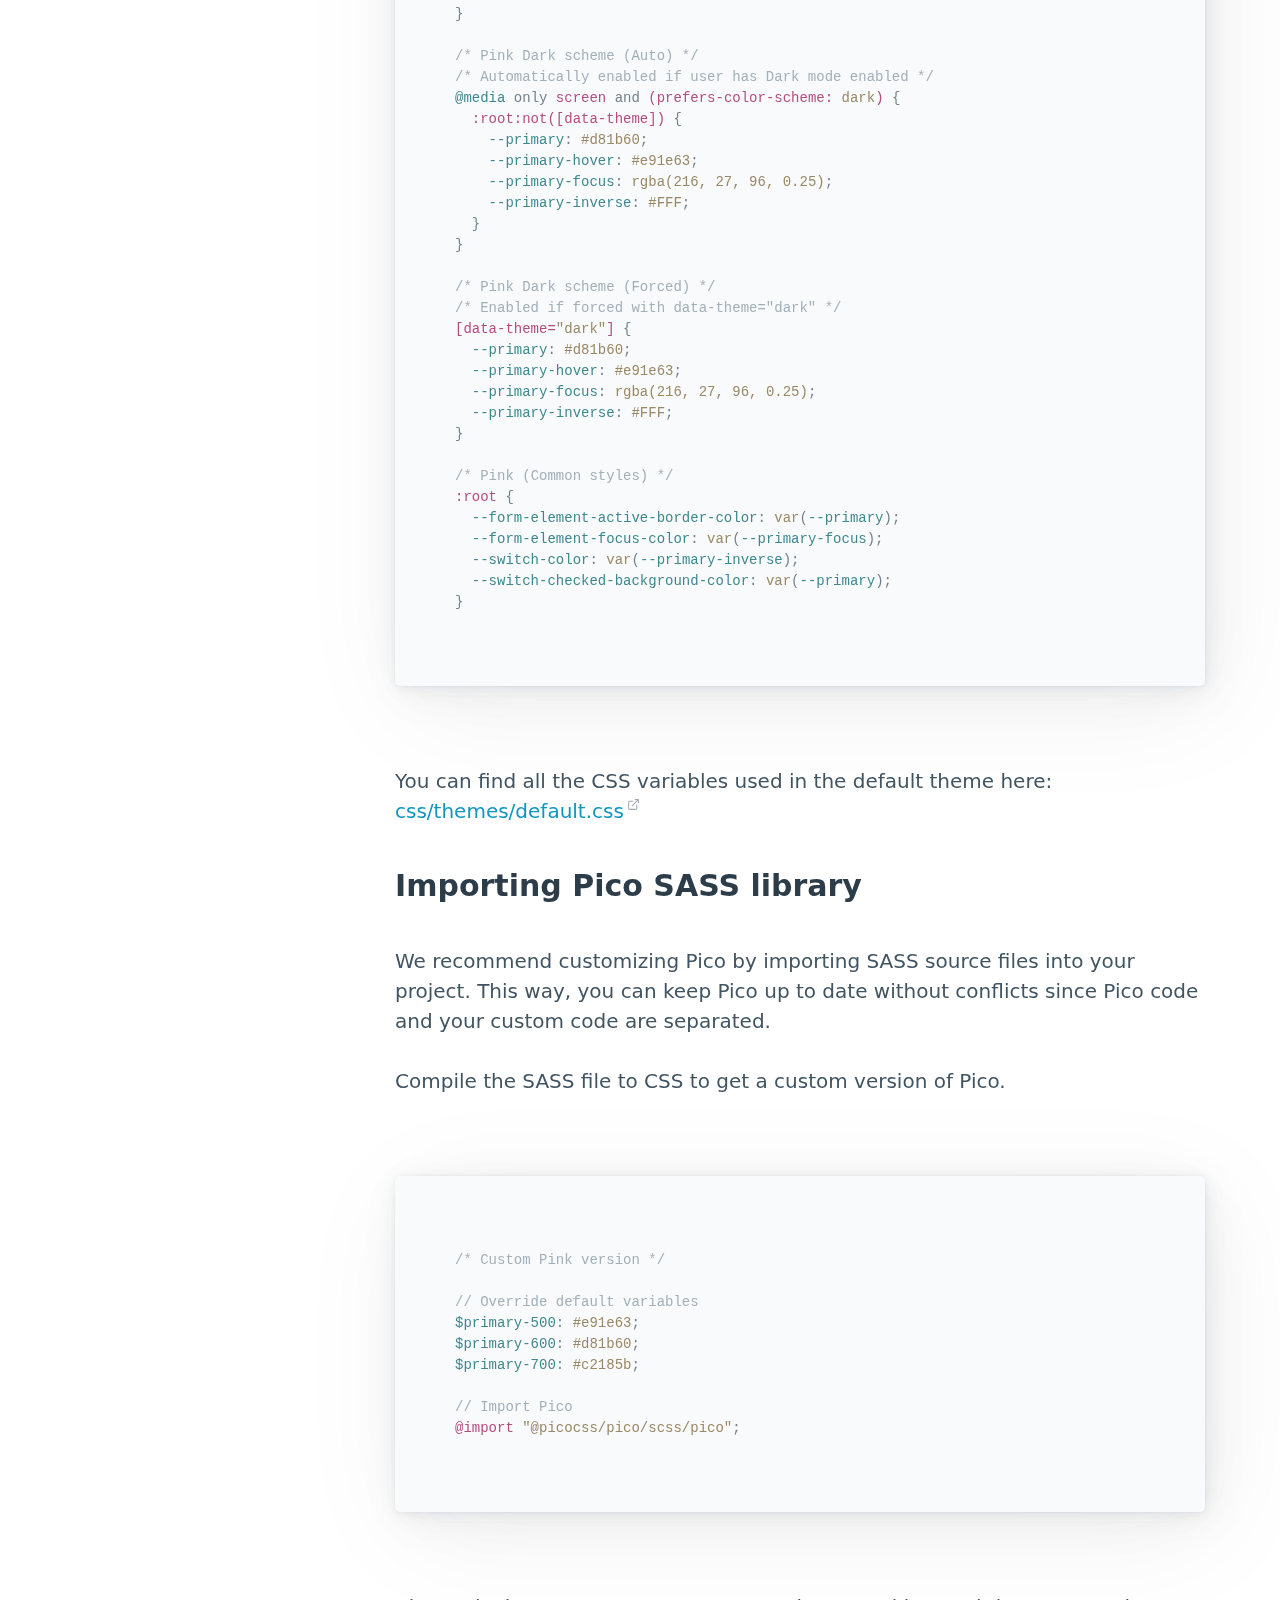
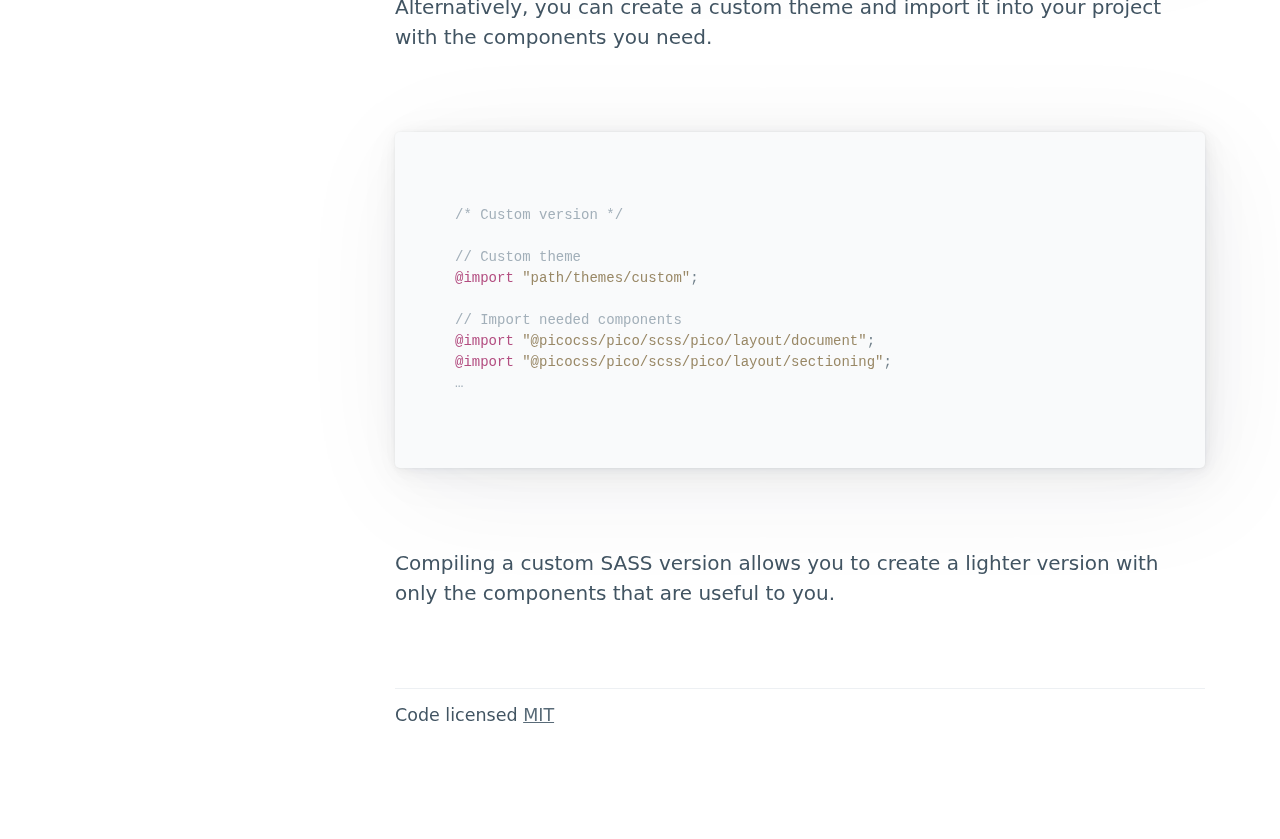
<file: static/pico-1.5.9/docs/customization.html>
<!doctype html><html lang="en"><head><meta charset="utf-8"><meta name="viewport" content="width=device-width,initial-scale=1"><title>Customization • Pico CSS</title><meta name="description" content="You can customize themes with SCSS, or you can edit the CSS variables. All Pico's styles and colors are set with CSS custom properties (variables)."><link rel="shortcut icon" href="https://picocss.com/favicon.ico"><link rel="stylesheet" href="../css/pico.min.css"><link rel="stylesheet" href="css/pico.docs.min.css"><link rel="canonical" href="https://picocss.com/docs/customization.html"></head><body><nav class="container-fluid"><ul><li><a href="https://picocss.com" aria-label="Back home"><svg aria-hidden="true" focusable="false" role="img" xmlns="http://www.w3.org/2000/svg" viewBox="0 0 1000 1000" height="56px"><path fill="currentColor" d="M633.43 429.23c0 118.38-49.76 184.72-138.87 184.72-53 0-92.04-25.37-108.62-67.32h-2.6v203.12H250V249.7h133.67v64.72h2.28c17.24-43.9 55.3-69.92 107-69.92 90.4 0 140.48 66.02 140.48 184.73zm-136.6 0c0-49.76-22.1-81.96-56.9-81.96s-56.9 32.2-57.24 82.28c.33 50.4 22.1 81.63 57.24 81.63 35.12 0 56.9-31.87 56.9-81.95zM682.5 547.5c0-37.32 30.18-67.5 67.5-67.5s67.5 30.18 67.5 67.5S787.32 615 750 615s-67.5-30.18-67.5-67.5z"/></svg></a></li><li>Documentation</li></ul><ul><li><a href="https://picocss.com#examples" class="secondary">Examples</a></li><li><a href="./" class="secondary">Docs</a></li><li><a href="https://github.com/picocss/pico" class="contrast" aria-label="Pico GitHub repository"><svg aria-hidden="true" focusable="false" role="img" xmlns="http://www.w3.org/2000/svg" viewBox="0 0 496 512" height="16px"><path fill="currentColor" d="M165.9 397.4c0 2-2.3 3.6-5.2 3.6-3.3.3-5.6-1.3-5.6-3.6 0-2 2.3-3.6 5.2-3.6 3-.3 5.6 1.3 5.6 3.6zm-31.1-4.5c-.7 2 1.3 4.3 4.3 4.9 2.6 1 5.6 0 6.2-2s-1.3-4.3-4.3-5.2c-2.6-.7-5.5.3-6.2 2.3zm44.2-1.7c-2.9.7-4.9 2.6-4.6 4.9.3 2 2.9 3.3 5.9 2.6 2.9-.7 4.9-2.6 4.6-4.6-.3-1.9-3-3.2-5.9-2.9zM244.8 8C106.1 8 0 113.3 0 252c0 110.9 69.8 205.8 169.5 239.2 12.8 2.3 17.3-5.6 17.3-12.1 0-6.2-.3-40.4-.3-61.4 0 0-70 15-84.7-29.8 0 0-11.4-29.1-27.8-36.6 0 0-22.9-15.7 1.6-15.4 0 0 24.9 2 38.6 25.8 21.9 38.6 58.6 27.5 72.9 20.9 2.3-16 8.8-27.1 16-33.7-55.9-6.2-112.3-14.3-112.3-110.5 0-27.5 7.6-41.3 23.6-58.9-2.6-6.5-11.1-33.3 2.6-67.9 20.9-6.5 69 27 69 27 20-5.6 41.5-8.5 62.8-8.5s42.8 2.9 62.8 8.5c0 0 48.1-33.6 69-27 13.7 34.7 5.2 61.4 2.6 67.9 16 17.7 25.8 31.5 25.8 58.9 0 96.5-58.9 104.2-114.8 110.5 9.2 7.9 17 22.9 17 46.4 0 33.7-.3 75.4-.3 83.6 0 6.5 4.6 14.4 17.3 12.1C428.2 457.8 496 362.9 496 252 496 113.3 383.5 8 244.8 8zM97.2 352.9c-1.3 1-1 3.3.7 5.2 1.6 1.6 3.9 2.3 5.2 1 1.3-1 1-3.3-.7-5.2-1.6-1.6-3.9-2.3-5.2-1zm-10.8-8.1c-.7 1.3.3 2.9 2.3 3.9 1.6 1 3.6.7 4.3-.7.7-1.3-.3-2.9-2.3-3.9-2-.6-3.6-.3-4.3.7zm32.4 35.6c-1.6 1.3-1 4.3 1.3 6.2 2.3 2.3 5.2 2.6 6.5 1 1.3-1.3.7-4.3-1.3-6.2-2.2-2.3-5.2-2.6-6.5-1zm-11.4-14.7c-1.6 1-1.6 3.6 0 5.9 1.6 2.3 4.3 3.3 5.6 2.3 1.6-1.3 1.6-3.9 0-6.2-1.4-2.3-4-3.3-5.6-2z"></path></svg></a></li></ul></nav><main class="container" id="docs"><aside><nav class="closed-on-mobile"><a href="./" class="secondary" id="toggle-docs-navigation"><svg xmlns="http://www.w3.org/2000/svg" class="expand" fill="currentColor" viewBox="0 0 16 16" height="16px"><title>Expand</title><path fill-rule="evenodd" d="M1 8a.5.5 0 0 1 .5-.5h13a.5.5 0 0 1 0 1h-13A.5.5 0 0 1 1 8zM7.646.146a.5.5 0 0 1 .708 0l2 2a.5.5 0 0 1-.708.708L8.5 1.707V5.5a.5.5 0 0 1-1 0V1.707L6.354 2.854a.5.5 0 1 1-.708-.708l2-2zM8 10a.5.5 0 0 1 .5.5v3.793l1.146-1.147a.5.5 0 0 1 .708.708l-2 2a.5.5 0 0 1-.708 0l-2-2a.5.5 0 0 1 .708-.708L7.5 14.293V10.5A.5.5 0 0 1 8 10z"></path></svg> <svg xmlns="http://www.w3.org/2000/svg" class="collapse" fill="currentColor" viewBox="0 0 16 16" height="16px"><title>Collapse</title><path fill-rule="evenodd" d="M1 8a.5.5 0 0 1 .5-.5h13a.5.5 0 0 1 0 1h-13A.5.5 0 0 1 1 8zm7-8a.5.5 0 0 1 .5.5v3.793l1.146-1.147a.5.5 0 0 1 .708.708l-2 2a.5.5 0 0 1-.708 0l-2-2a.5.5 0 1 1 .708-.708L7.5 4.293V.5A.5.5 0 0 1 8 0zm-.5 11.707l-1.146 1.147a.5.5 0 0 1-.708-.708l2-2a.5.5 0 0 1 .708 0l2 2a.5.5 0 0 1-.708.708L8.5 11.707V15.5a.5.5 0 0 1-1 0v-3.793z"></path></svg> Table of contents</a><details><summary>Getting started</summary><ul><li><a href="./" id="start-link" class="secondary">Usage</a></li><li><a href="./themes.html" id="themes-link" class="secondary">Themes</a></li><li><a href="./customization.html" id="customization-link" class="secondary">Customization</a></li><li><a href="./classless.html" id="classless-link" class="secondary">Class-less version</a></li><li><a href="./rtl.html" id="rtl-link" class="secondary">RTL</a></li></ul></details><details><summary>Layout</summary><ul><li><a href="./containers.html" id="containers-link" class="secondary">Containers</a></li><li><a href="./grid.html" id="grid-link" class="secondary">Grid</a></li><li><a href="./scroller.html" id="scroller-link" class="secondary">Horizontal scroller</a></li></ul></details><details><summary>Elements</summary><ul><li><a href="./typography.html" id="typography-link" class="secondary">Typography</a></li><li><a href="./buttons.html" id="buttons-link" class="secondary">Buttons</a></li><li><a href="./forms.html" id="forms-link" class="secondary">Forms</a></li><li><a href="./tables.html" id="tables-link" class="secondary">Tables</a></li></ul></details><details><summary>Components</summary><ul><li><a href="./accordions.html" id="accordions-link" class="secondary">Accordions</a></li><li><a href="./cards.html" id="cards-link" class="secondary">Cards</a></li><li><a href="./dropdowns.html" id="dropdowns-link" class="secondary">Dropdowns</a></li><li><a href="./modal.html" id="modal-link" class="secondary">Modal</a></li><li><a href="./navs.html" id="navs-link" class="secondary">Navs</a></li><li><a href="./progress.html" id="progress-link" class="secondary">Progress</a></li></ul></details><details><summary>Utilities</summary><ul><li><a href="./loading.html" id="loading-link" class="secondary">Loading</a></li><li><a href="./tooltips.html" id="tooltips-link" class="secondary">Tooltips</a></li></ul></details><details><summary>Extend</summary><ul><li><a href="./we-love-classes.html" id="we-love-classes-link" class="secondary">We love .classes</a></li></ul></details></nav><script>const activeLink=document.querySelector("aside a#customization-link"),parentAccordion=activeLink.closest("details");activeLink.setAttribute("aria-current","page"),parentAccordion.setAttribute("open","true")</script></aside><div role="document"><section id="customization"><hgroup><h1>Customization</h1><h2>You can customize themes with SCSS or, you can edit the CSS variables.</h2></hgroup><p>Example: <strong>pick a color!</strong></p><article data-theme="generated" aria-label="Generated theme example"><h3><span class="name">Custom theme</span></h3><form><div class="grid"><input type="text" name="login" placeholder="Login" aria-label="Login" autocomplete="nickname" required> <input type="password" name="password" placeholder="Password" aria-label="Password" autocomplete="current-password" required> <button type="submit" aria-label="Example button" onclick="event.preventDefault()">Login</button></div><fieldset><label for="remember"><input type="checkbox" role="switch" id="remember" name="remember" checked="checked"> Remember me</label></fieldset></form><footer class="code"><pre><code><em>// Simplified example</em>
<b>:root</b> {
  <i>--primary</i>: <u class="c600">…</u>;
}
</code></pre></footer></article><p>There are 2 ways to customize your version of Pico CSS:</p><h3>Overriding CSS variables</h3><p>All Pico's styles and colors are set with <em>CSS custom properties</em> (variables). Just override the CSS variables to customize your version of Pico.</p><pre><code><em>/* <span class="name"></span>Light scheme (Default) */
/* Can be forced with data-theme="light" */</em>
<b>[data-theme=<u>"light"</u>]</b>,
<b>:root:not([data-theme=<u>"dark"</u>])</b> {
  <i>--primary</i>: <u class="c600">…</u>;
  <i>--primary-hover</i>: <u class="c700">…</u>;
  <i>--primary-focus</i>: <u class="c600-outline-light">…</u>;
  <i>--primary-inverse</i>: <u class="inverse">…</u>;
}

<em>/* <span class="name"></span>Dark scheme (Auto) */
/* Automatically enabled if user has Dark mode enabled */</em>
<i>@media</i> only <b>screen</b> and <b>(prefers-color-scheme: <u>dark</u>)</b> {
  <b>:root:not([data-theme])</b> {
    <i>--primary</i>: <u class="c600">…</u>;
    <i>--primary-hover</i>: <u class="c500">…</u>;
    <i>--primary-focus</i>: <u class="c600-outline-dark">…</u>;
    <i>--primary-inverse</i>: <u class="inverse">…</u>;
  }
}

<em>/* <span class="name"></span>Dark scheme (Forced) */
/* Enabled if forced with data-theme="dark" */</em>
<b>[data-theme=<u>"dark"</u>]</b> {
  <i>--primary</i>: <u class="c600">…</u>;
  <i>--primary-hover</i>: <u class="c500">…</u>;
  <i>--primary-focus</i>: <u class="c600-outline-dark">…</u>;
  <i>--primary-inverse</i>: <u class="inverse">…</u>;
}

<em>/* <span class="name"></span>(Common styles) */</em>
<b>:root</b> {
  <i>--form-element-active-border-color</i>: <u>var</u>(<i>--primary</i>);
  <i>--form-element-focus-color</i>: <u>var</u>(<i>--primary-focus</i>);
  <i>--switch-color</i>: <u>var</u>(<i>--primary-inverse</i>);
  <i>--switch-checked-background-color</i>: <u>var</u>(<i>--primary</i>);
}
</code></pre><p>You can find all the CSS variables used in the default theme here: <a href="https://github.com/picocss/pico/blob/master/css/themes/default.css">css/themes/default.css</a></p><h3>Importing Pico SASS library</h3><p>We recommend customizing Pico by importing SASS source files into your project. This way, you can keep Pico up to date without conflicts since Pico code and your custom code are separated.</p><p>Compile the SASS file to CSS to get a custom version of Pico.</p><pre><code><em>/* Custom <span class="name"> </span>version */</em>

<em>// Override default variables</em>
<i>$primary-500</i>: <u class="c500">…</u>;
<i>$primary-600</i>: <u class="c600">…</u>;
<i>$primary-700</i>: <u class="c700">…</u>;

<em>// Import Pico</em>
<b>@import</b> <u>"@picocss/pico/scss/pico"</u>;</code></pre><p>Alternatively, you can create a custom theme and import it into your project with the components you need.</p><pre><code><em>/* Custom version */</em>

<em>// Custom theme</em>
<b>@import</b> <u>"path/themes/custom"</u>;

<em>// Import needed components</em>
<b>@import</b> <u>"@picocss/pico/scss/pico/layout/document"</u>;
<b>@import</b> <u>"@picocss/pico/scss/pico/layout/sectioning"</u>;
<em>…</em>
</code></pre><p>Compiling a custom SASS version allows you to create a lighter version with only the components that are useful to you.</p></section><footer><hr><p><small>Code licensed <a href="https://github.com/picocss/pico/blob/master/LICENSE.md" class="secondary">MIT</a></small></p></footer></div></main><script src="js/commons.min.js"></script><script src="js/customization.min.js"></script></body></html>
</file>
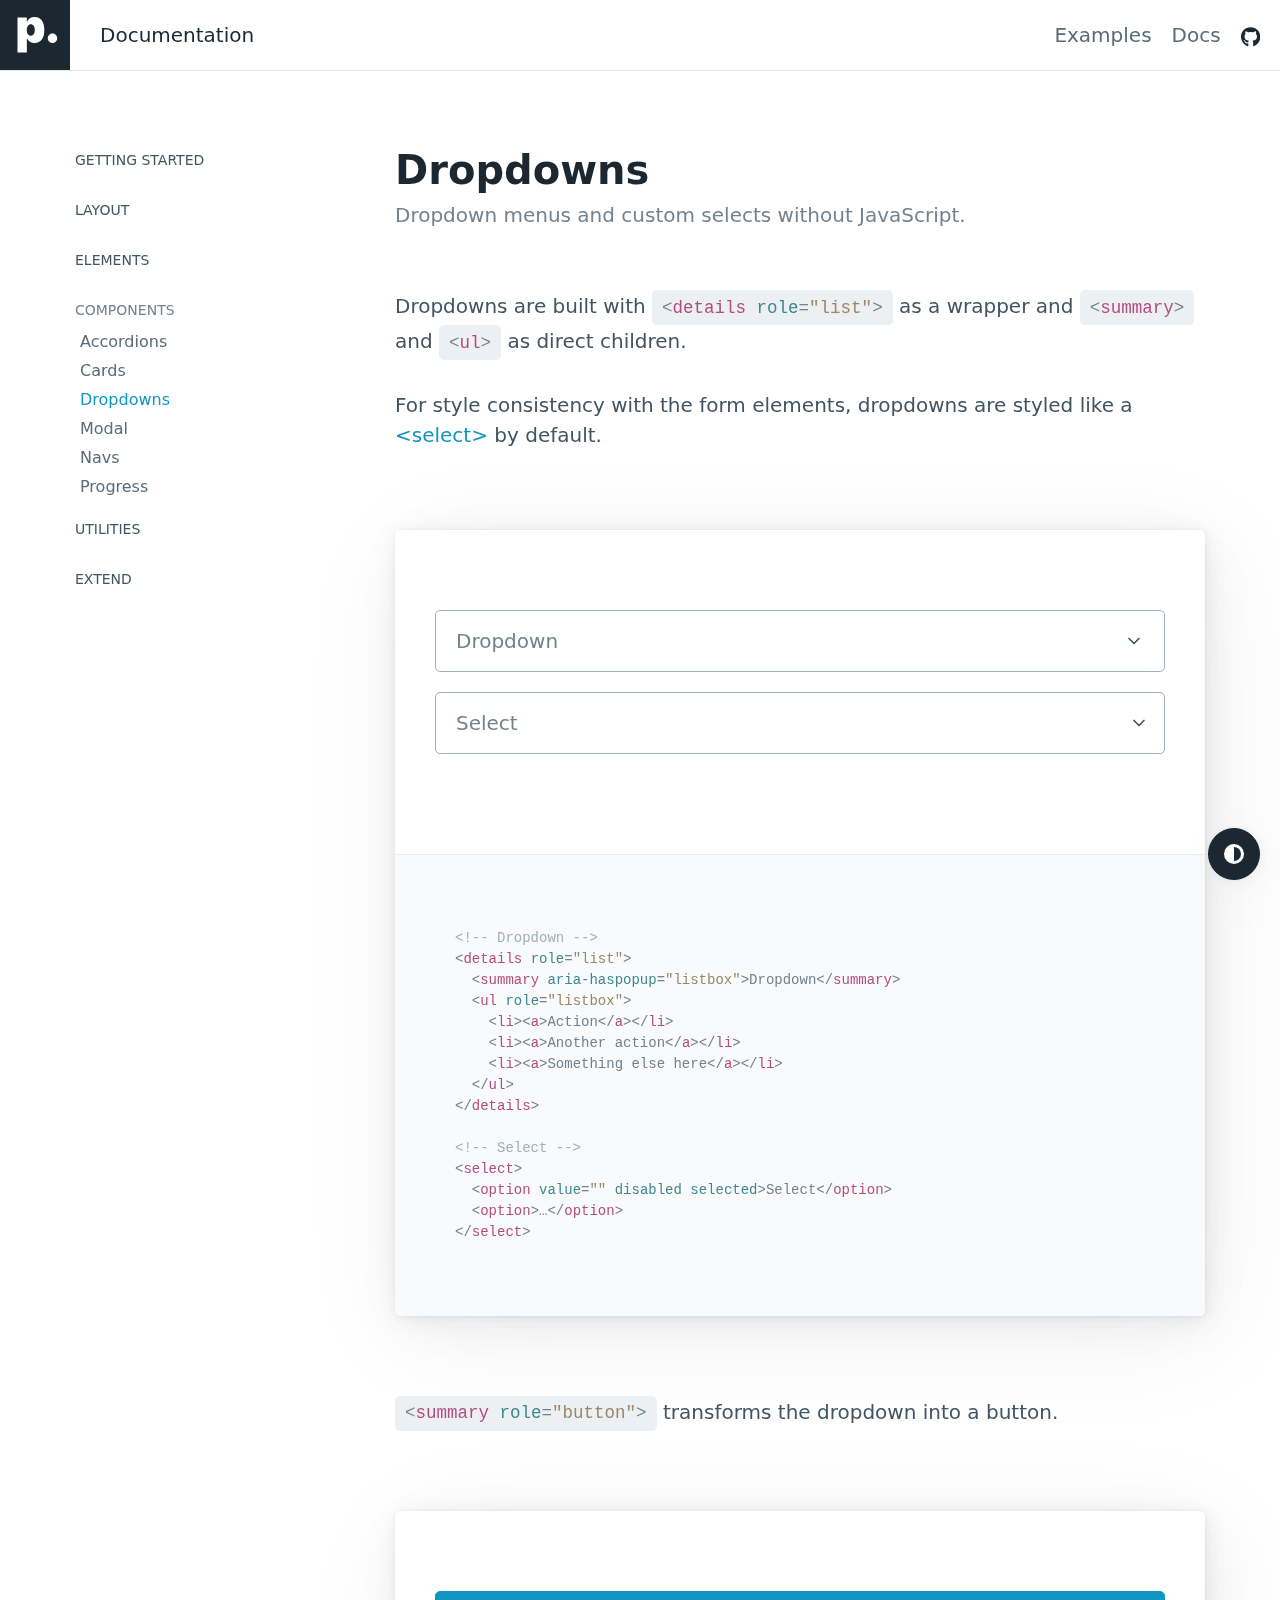
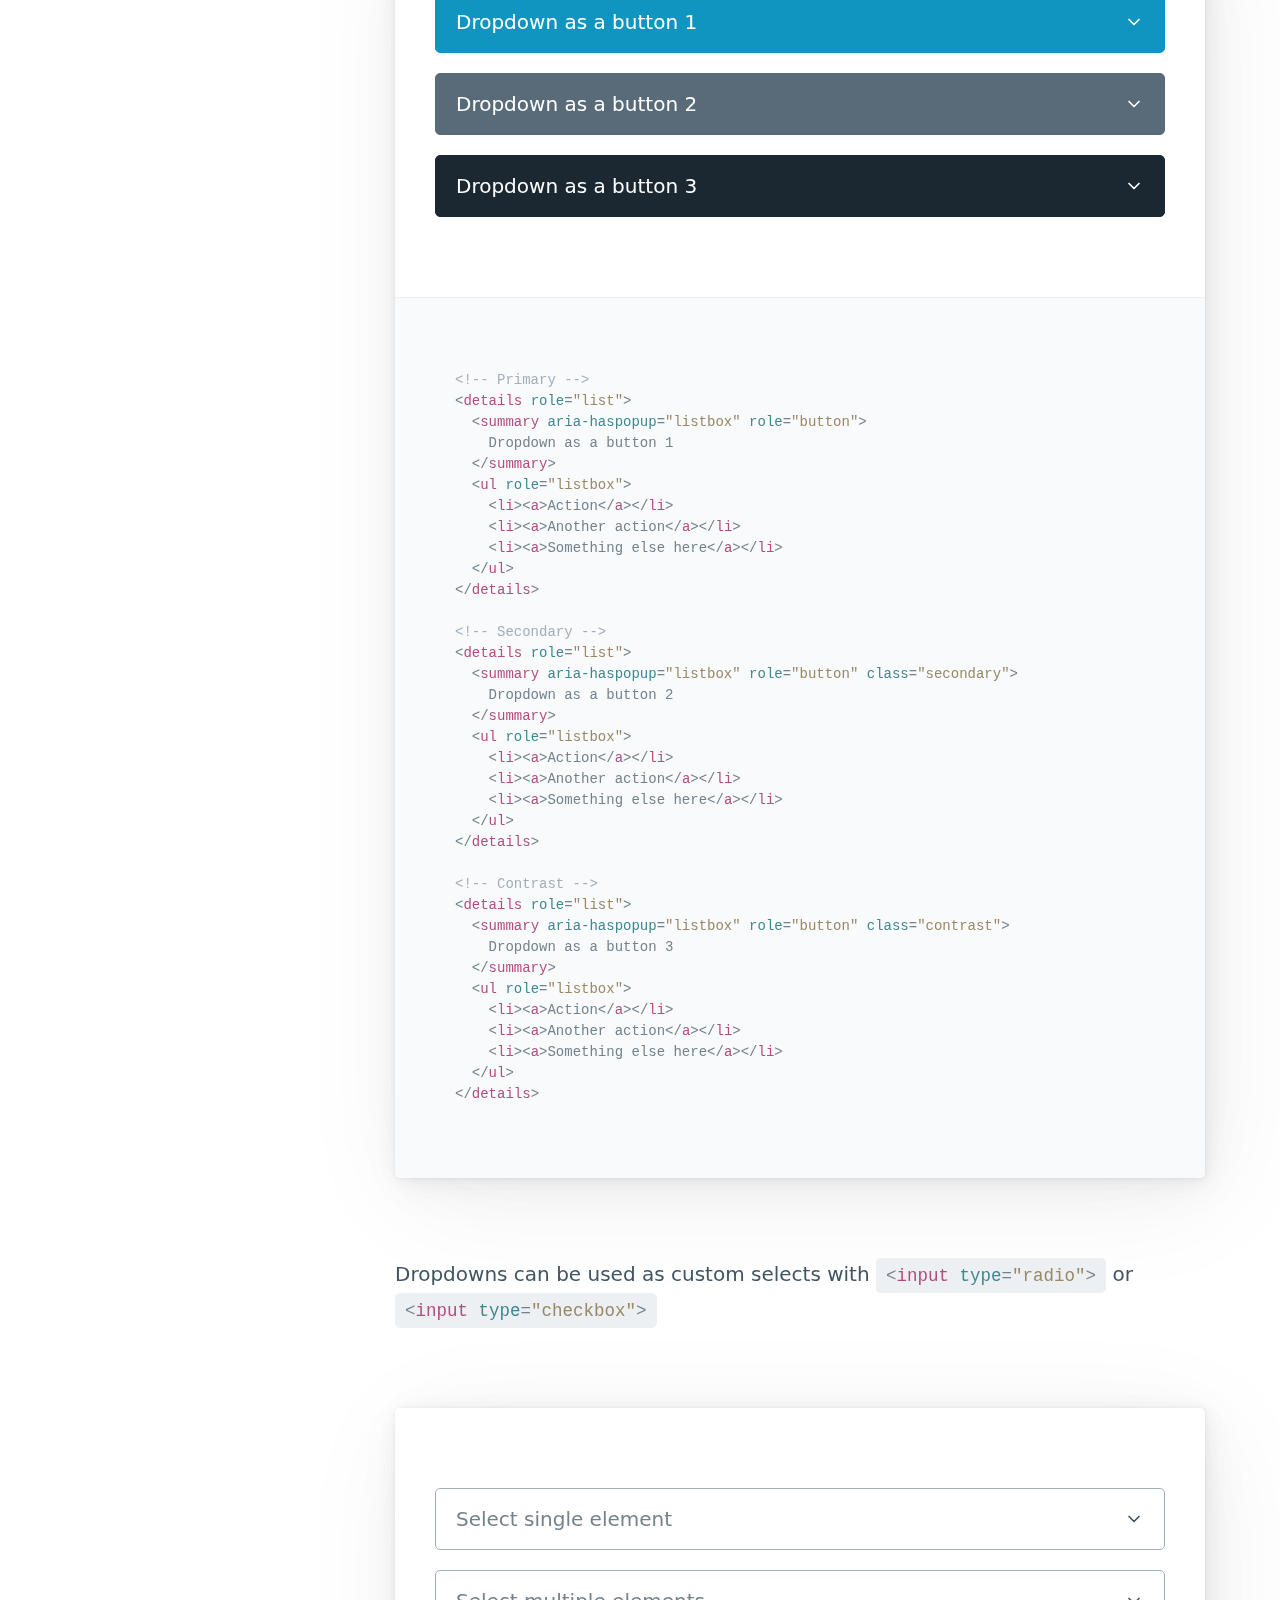
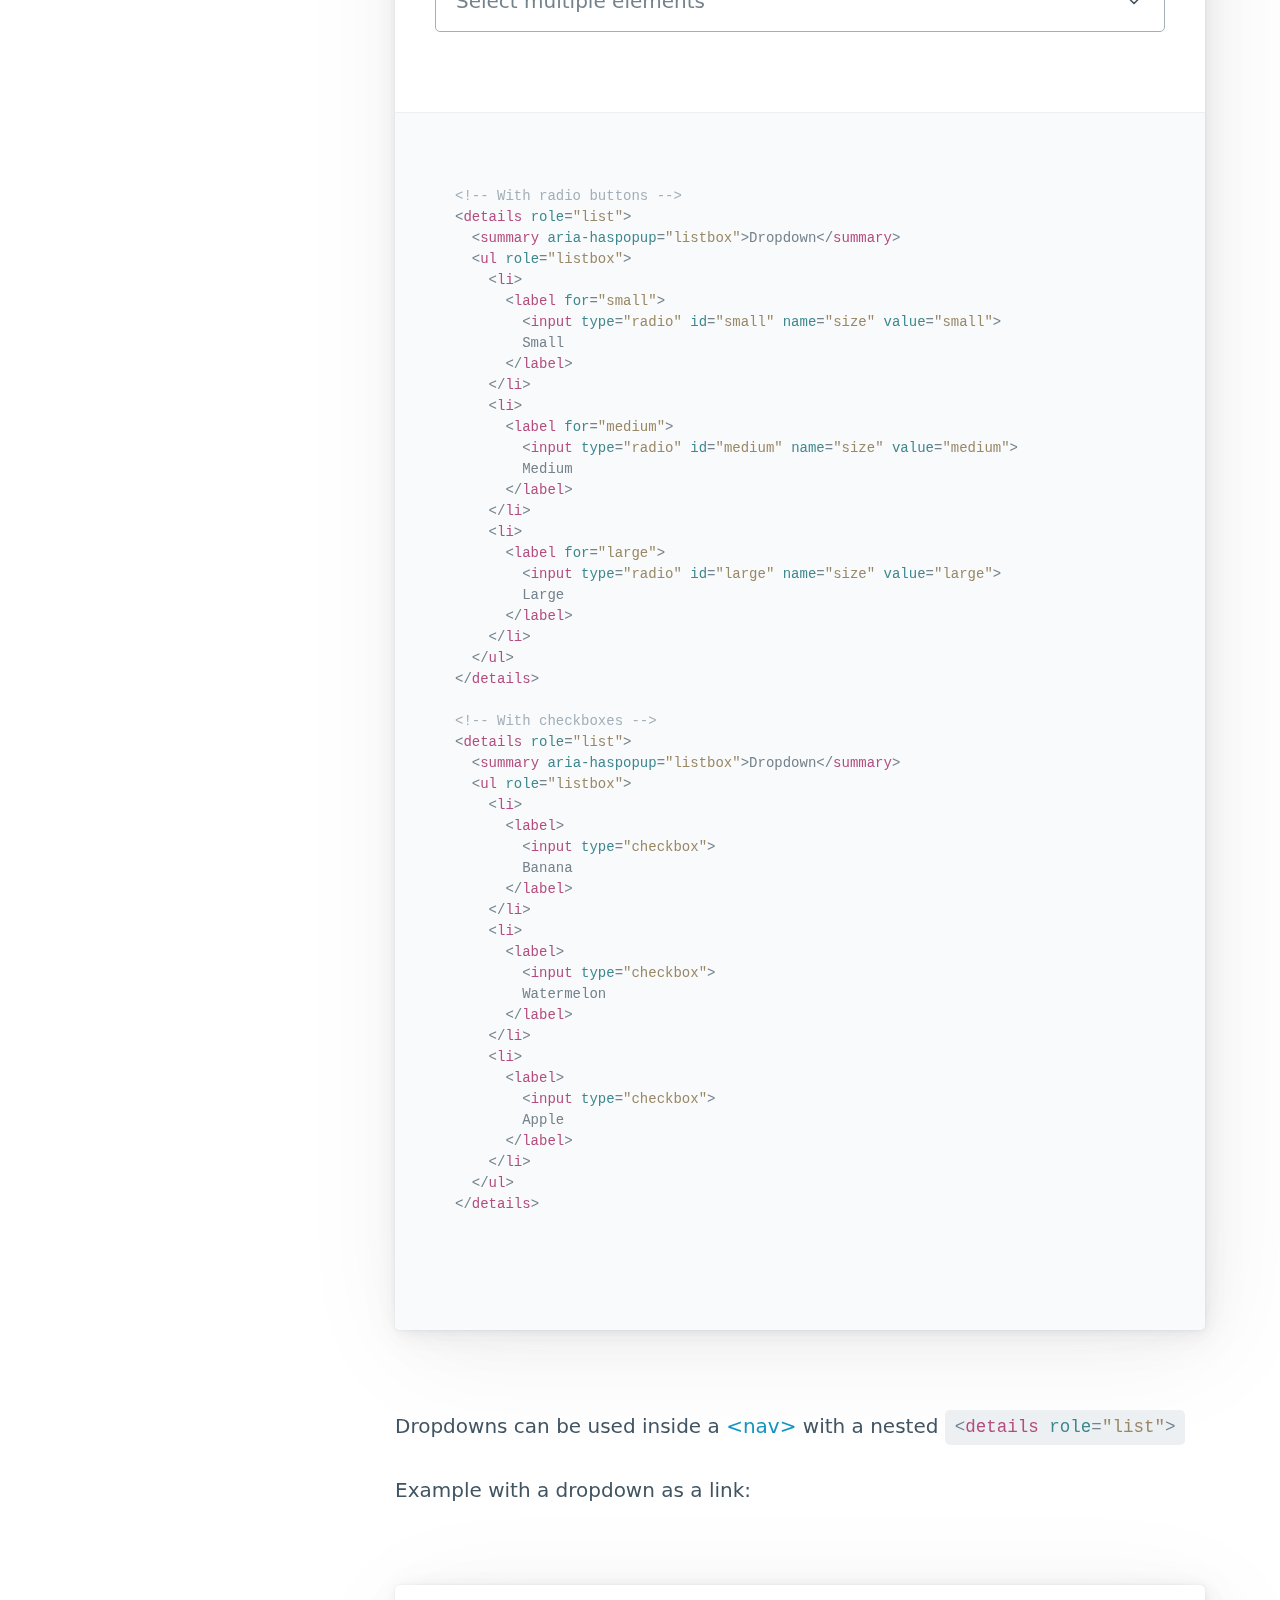
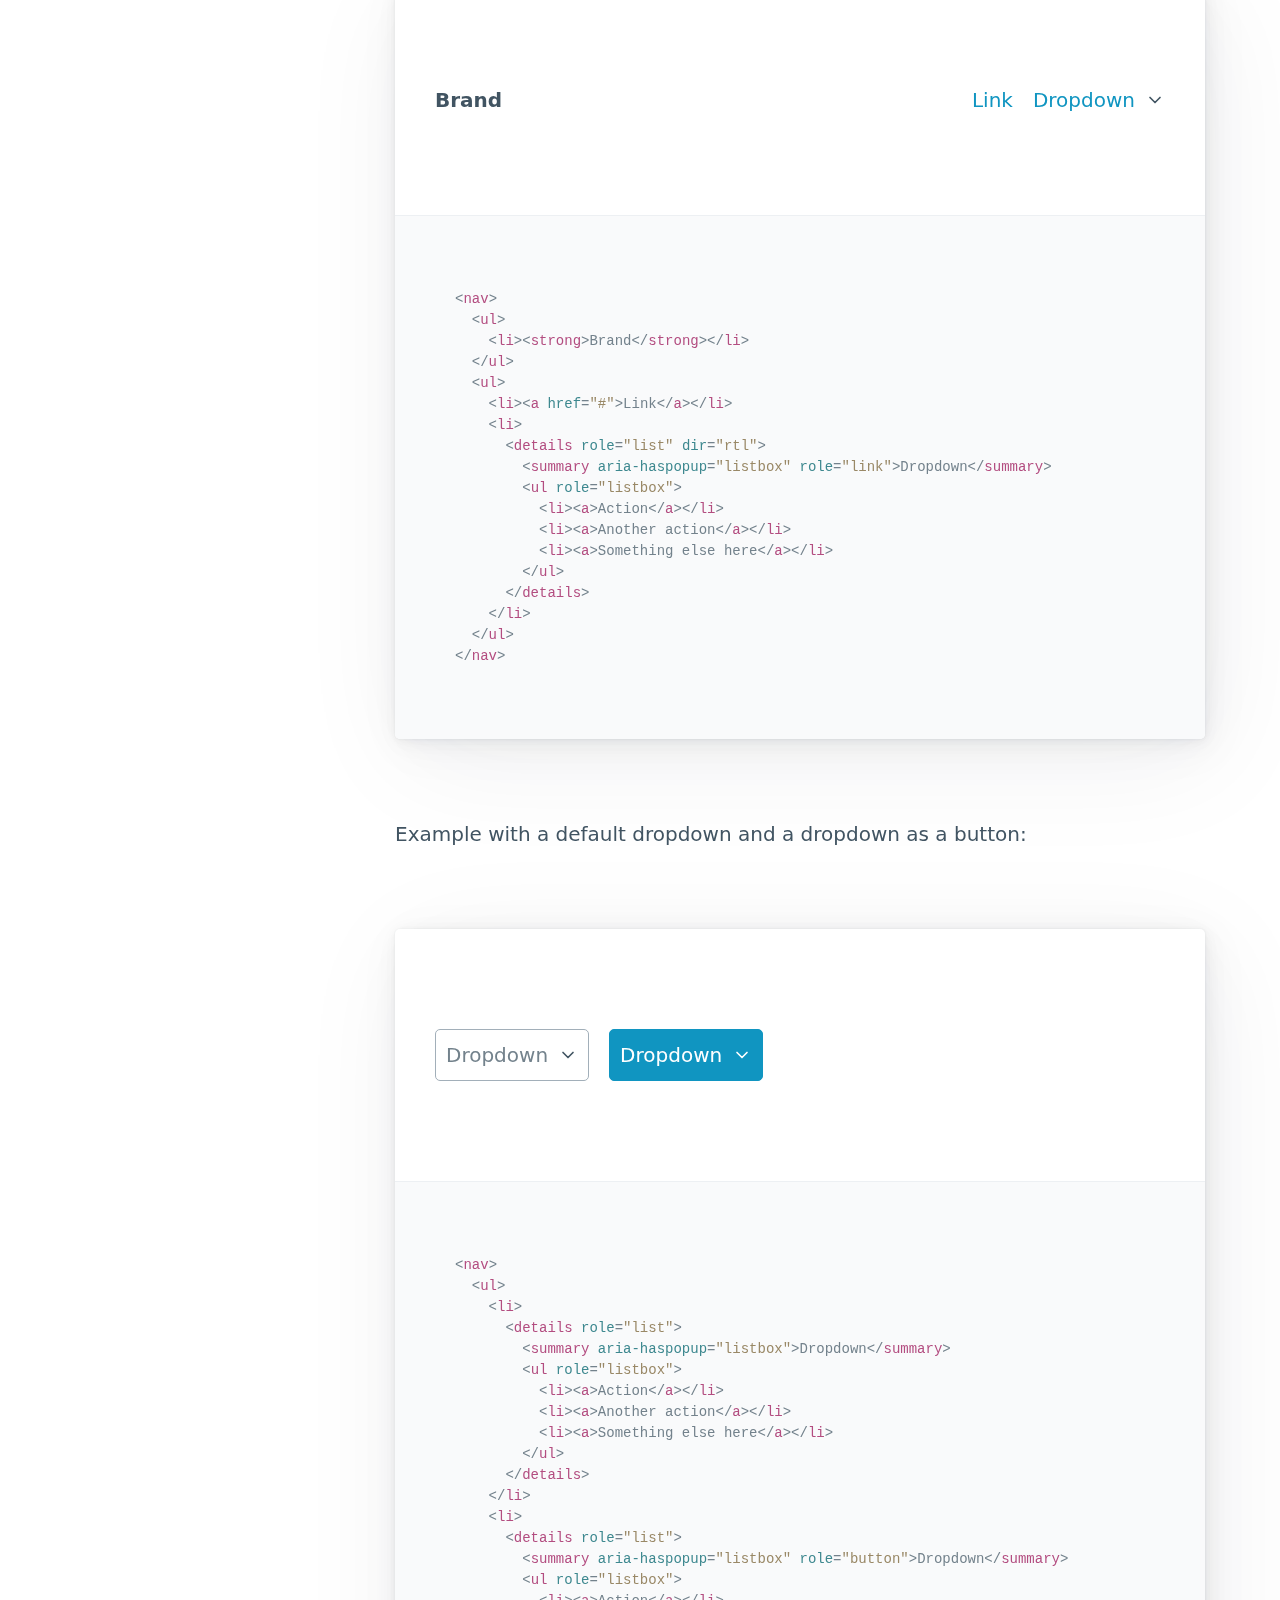
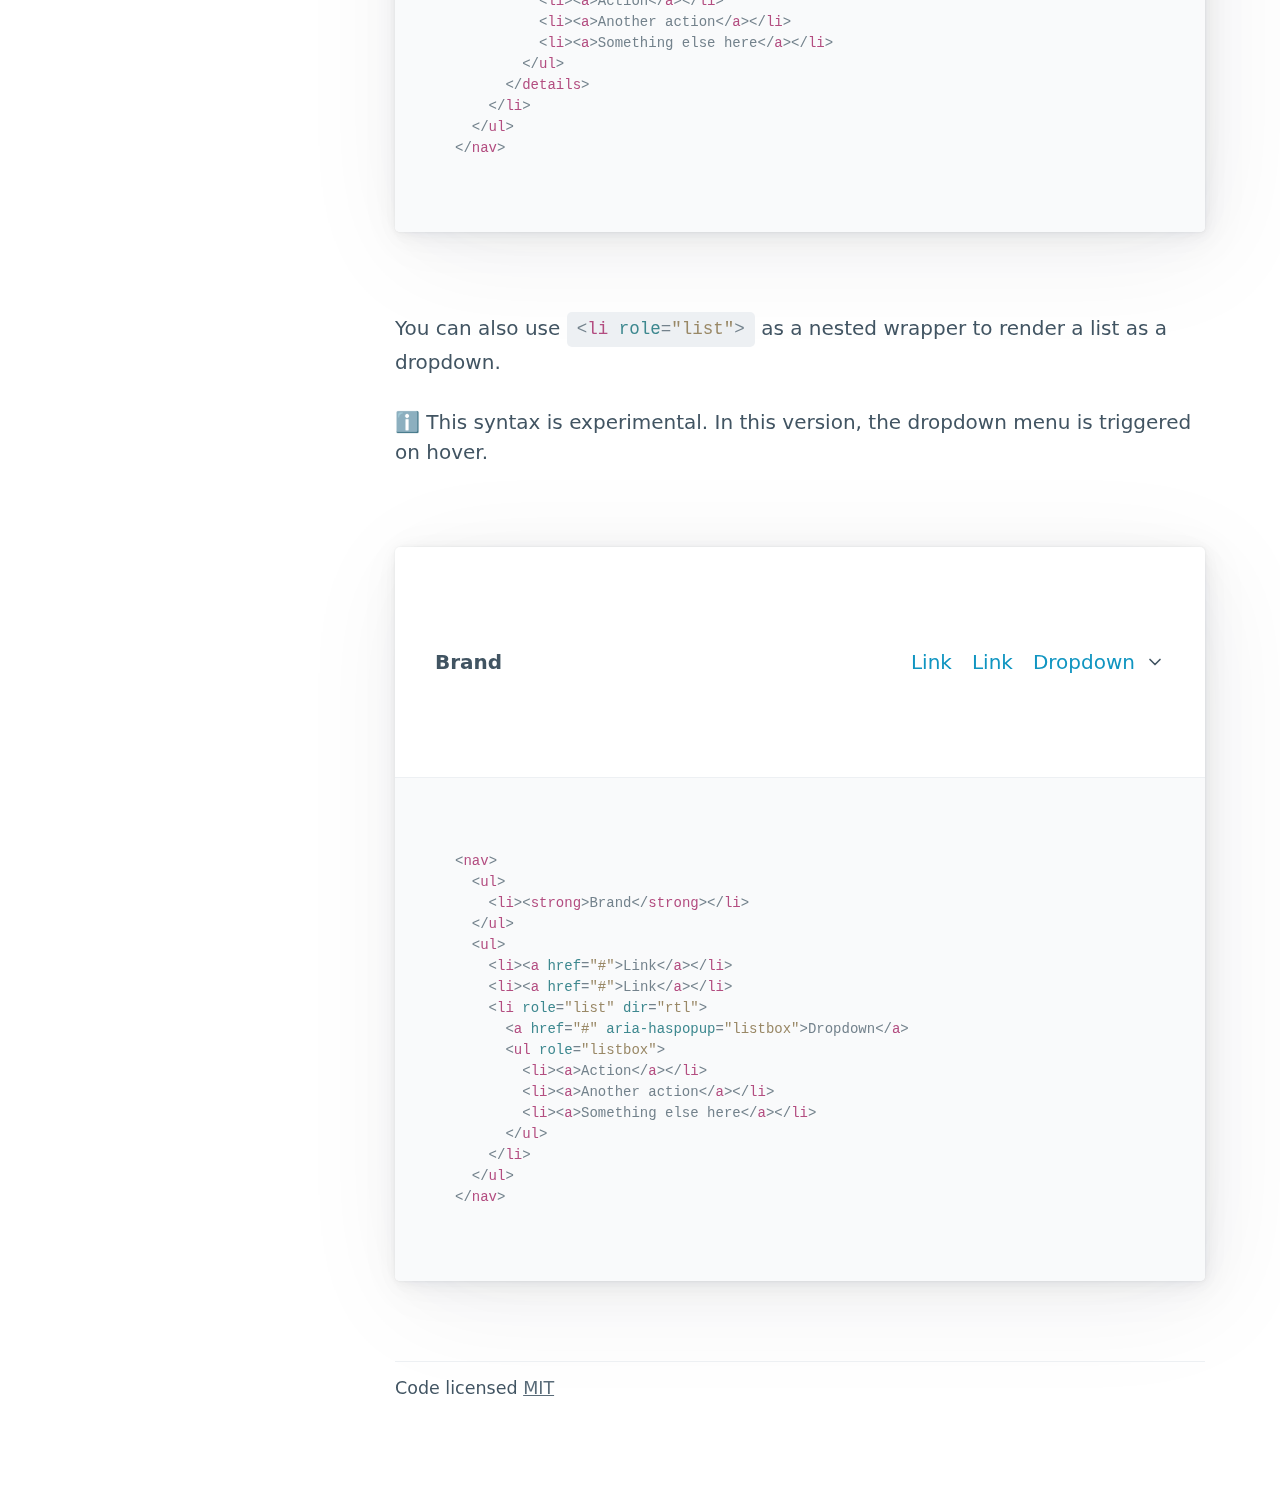
<file: static/pico-1.5.9/docs/dropdowns.html>
<!doctype html><html lang="en"><head><meta charset="utf-8"><meta name="viewport" content="width=device-width,initial-scale=1"><title>Dropdowns • Pico CSS</title><meta name="description" content="Dropdown menus and custom selects without JavaScript."><link rel="shortcut icon" href="https://picocss.com/favicon.ico"><link rel="stylesheet" href="../css/pico.min.css"><link rel="stylesheet" href="css/pico.docs.min.css"><link rel="canonical" href="https://picocss.com/docs/dropdowns.html"></head><body><nav class="container-fluid"><ul><li><a href="https://picocss.com" aria-label="Back home"><svg aria-hidden="true" focusable="false" role="img" xmlns="http://www.w3.org/2000/svg" viewBox="0 0 1000 1000" height="56px"><path fill="currentColor" d="M633.43 429.23c0 118.38-49.76 184.72-138.87 184.72-53 0-92.04-25.37-108.62-67.32h-2.6v203.12H250V249.7h133.67v64.72h2.28c17.24-43.9 55.3-69.92 107-69.92 90.4 0 140.48 66.02 140.48 184.73zm-136.6 0c0-49.76-22.1-81.96-56.9-81.96s-56.9 32.2-57.24 82.28c.33 50.4 22.1 81.63 57.24 81.63 35.12 0 56.9-31.87 56.9-81.95zM682.5 547.5c0-37.32 30.18-67.5 67.5-67.5s67.5 30.18 67.5 67.5S787.32 615 750 615s-67.5-30.18-67.5-67.5z"/></svg></a></li><li>Documentation</li></ul><ul><li><a href="https://picocss.com#examples" class="secondary">Examples</a></li><li><a href="./" class="secondary">Docs</a></li><li><a href="https://github.com/picocss/pico" class="contrast" aria-label="Pico GitHub repository"><svg aria-hidden="true" focusable="false" role="img" xmlns="http://www.w3.org/2000/svg" viewBox="0 0 496 512" height="16px"><path fill="currentColor" d="M165.9 397.4c0 2-2.3 3.6-5.2 3.6-3.3.3-5.6-1.3-5.6-3.6 0-2 2.3-3.6 5.2-3.6 3-.3 5.6 1.3 5.6 3.6zm-31.1-4.5c-.7 2 1.3 4.3 4.3 4.9 2.6 1 5.6 0 6.2-2s-1.3-4.3-4.3-5.2c-2.6-.7-5.5.3-6.2 2.3zm44.2-1.7c-2.9.7-4.9 2.6-4.6 4.9.3 2 2.9 3.3 5.9 2.6 2.9-.7 4.9-2.6 4.6-4.6-.3-1.9-3-3.2-5.9-2.9zM244.8 8C106.1 8 0 113.3 0 252c0 110.9 69.8 205.8 169.5 239.2 12.8 2.3 17.3-5.6 17.3-12.1 0-6.2-.3-40.4-.3-61.4 0 0-70 15-84.7-29.8 0 0-11.4-29.1-27.8-36.6 0 0-22.9-15.7 1.6-15.4 0 0 24.9 2 38.6 25.8 21.9 38.6 58.6 27.5 72.9 20.9 2.3-16 8.8-27.1 16-33.7-55.9-6.2-112.3-14.3-112.3-110.5 0-27.5 7.6-41.3 23.6-58.9-2.6-6.5-11.1-33.3 2.6-67.9 20.9-6.5 69 27 69 27 20-5.6 41.5-8.5 62.8-8.5s42.8 2.9 62.8 8.5c0 0 48.1-33.6 69-27 13.7 34.7 5.2 61.4 2.6 67.9 16 17.7 25.8 31.5 25.8 58.9 0 96.5-58.9 104.2-114.8 110.5 9.2 7.9 17 22.9 17 46.4 0 33.7-.3 75.4-.3 83.6 0 6.5 4.6 14.4 17.3 12.1C428.2 457.8 496 362.9 496 252 496 113.3 383.5 8 244.8 8zM97.2 352.9c-1.3 1-1 3.3.7 5.2 1.6 1.6 3.9 2.3 5.2 1 1.3-1 1-3.3-.7-5.2-1.6-1.6-3.9-2.3-5.2-1zm-10.8-8.1c-.7 1.3.3 2.9 2.3 3.9 1.6 1 3.6.7 4.3-.7.7-1.3-.3-2.9-2.3-3.9-2-.6-3.6-.3-4.3.7zm32.4 35.6c-1.6 1.3-1 4.3 1.3 6.2 2.3 2.3 5.2 2.6 6.5 1 1.3-1.3.7-4.3-1.3-6.2-2.2-2.3-5.2-2.6-6.5-1zm-11.4-14.7c-1.6 1-1.6 3.6 0 5.9 1.6 2.3 4.3 3.3 5.6 2.3 1.6-1.3 1.6-3.9 0-6.2-1.4-2.3-4-3.3-5.6-2z"></path></svg></a></li></ul></nav><main class="container" id="docs"><aside><nav class="closed-on-mobile"><a href="./" class="secondary" id="toggle-docs-navigation"><svg xmlns="http://www.w3.org/2000/svg" class="expand" fill="currentColor" viewBox="0 0 16 16" height="16px"><title>Expand</title><path fill-rule="evenodd" d="M1 8a.5.5 0 0 1 .5-.5h13a.5.5 0 0 1 0 1h-13A.5.5 0 0 1 1 8zM7.646.146a.5.5 0 0 1 .708 0l2 2a.5.5 0 0 1-.708.708L8.5 1.707V5.5a.5.5 0 0 1-1 0V1.707L6.354 2.854a.5.5 0 1 1-.708-.708l2-2zM8 10a.5.5 0 0 1 .5.5v3.793l1.146-1.147a.5.5 0 0 1 .708.708l-2 2a.5.5 0 0 1-.708 0l-2-2a.5.5 0 0 1 .708-.708L7.5 14.293V10.5A.5.5 0 0 1 8 10z"></path></svg> <svg xmlns="http://www.w3.org/2000/svg" class="collapse" fill="currentColor" viewBox="0 0 16 16" height="16px"><title>Collapse</title><path fill-rule="evenodd" d="M1 8a.5.5 0 0 1 .5-.5h13a.5.5 0 0 1 0 1h-13A.5.5 0 0 1 1 8zm7-8a.5.5 0 0 1 .5.5v3.793l1.146-1.147a.5.5 0 0 1 .708.708l-2 2a.5.5 0 0 1-.708 0l-2-2a.5.5 0 1 1 .708-.708L7.5 4.293V.5A.5.5 0 0 1 8 0zm-.5 11.707l-1.146 1.147a.5.5 0 0 1-.708-.708l2-2a.5.5 0 0 1 .708 0l2 2a.5.5 0 0 1-.708.708L8.5 11.707V15.5a.5.5 0 0 1-1 0v-3.793z"></path></svg> Table of contents</a><details><summary>Getting started</summary><ul><li><a href="./" id="start-link" class="secondary">Usage</a></li><li><a href="./themes.html" id="themes-link" class="secondary">Themes</a></li><li><a href="./customization.html" id="customization-link" class="secondary">Customization</a></li><li><a href="./classless.html" id="classless-link" class="secondary">Class-less version</a></li><li><a href="./rtl.html" id="rtl-link" class="secondary">RTL</a></li></ul></details><details><summary>Layout</summary><ul><li><a href="./containers.html" id="containers-link" class="secondary">Containers</a></li><li><a href="./grid.html" id="grid-link" class="secondary">Grid</a></li><li><a href="./scroller.html" id="scroller-link" class="secondary">Horizontal scroller</a></li></ul></details><details><summary>Elements</summary><ul><li><a href="./typography.html" id="typography-link" class="secondary">Typography</a></li><li><a href="./buttons.html" id="buttons-link" class="secondary">Buttons</a></li><li><a href="./forms.html" id="forms-link" class="secondary">Forms</a></li><li><a href="./tables.html" id="tables-link" class="secondary">Tables</a></li></ul></details><details><summary>Components</summary><ul><li><a href="./accordions.html" id="accordions-link" class="secondary">Accordions</a></li><li><a href="./cards.html" id="cards-link" class="secondary">Cards</a></li><li><a href="./dropdowns.html" id="dropdowns-link" class="secondary">Dropdowns</a></li><li><a href="./modal.html" id="modal-link" class="secondary">Modal</a></li><li><a href="./navs.html" id="navs-link" class="secondary">Navs</a></li><li><a href="./progress.html" id="progress-link" class="secondary">Progress</a></li></ul></details><details><summary>Utilities</summary><ul><li><a href="./loading.html" id="loading-link" class="secondary">Loading</a></li><li><a href="./tooltips.html" id="tooltips-link" class="secondary">Tooltips</a></li></ul></details><details><summary>Extend</summary><ul><li><a href="./we-love-classes.html" id="we-love-classes-link" class="secondary">We love .classes</a></li></ul></details></nav><script>const activeLink=document.querySelector("aside a#dropdowns-link"),parentAccordion=activeLink.closest("details");activeLink.setAttribute("aria-current","page"),parentAccordion.setAttribute("open","true")</script></aside><div role="document"><section id="dropdown"><hgroup><h1>Dropdowns</h1><h2>Dropdown menus and custom selects without JavaScript.</h2></hgroup><p>Dropdowns are built with <code>&lt;<b>details</b> <i>role</i>=<u>"list"</u>&gt;</code> as a wrapper and <code>&lt;<b>summary</b>&gt;</code> and <code>&lt;<b>ul</b>&gt;</code> as direct children.</p><p>For style consistency with the form elements, dropdowns are styled like a <a href="forms.html">&lt;select&gt;</a> by default.</p><article aria-label="Dropdowns as Selects"><details role="list"><summary aria-haspopup="listbox">Dropdown</summary><ul role="listbox"><li><a href="#" onclick="event.preventDefault()">Action</a></li><li><a href="#" onclick="event.preventDefault()">Another action</a></li><li><a href="#" onclick="event.preventDefault()">Something else here</a></li></ul></details><select required><option value="" disabled="disabled" selected="selected">Select</option><option>Option</option><option>Another option</option><option>Something else here</option></select><footer class="code"><pre><code><em>&lt;!-- Dropdown --&gt;</em>
&lt;<b>details</b> <i>role</i>=<u>"list"</u>&gt;
  &lt;<b>summary</b> <i>aria-haspopup</i>=<u>"listbox"</u>&gt;Dropdown&lt;/<b>summary</b>&gt;
  &lt;<b>ul</b> <i>role</i>=<u>"listbox"</u>&gt;
    &lt;<b>li</b>&gt;&lt;<b>a</b>&gt;Action&lt;/<b>a</b>&gt;&lt;/<b>li</b>&gt;
    &lt;<b>li</b>&gt;&lt;<b>a</b>&gt;Another action&lt;/<b>a</b>&gt;&lt;/<b>li</b>&gt;
    &lt;<b>li</b>&gt;&lt;<b>a</b>&gt;Something else here&lt;/<b>a</b>&gt;&lt;/<b>li</b>&gt;
  &lt;/<b>ul</b>&gt;
&lt;/<b>details</b>&gt;

<em>&lt;!-- Select --&gt;</em>
&lt;<b>select</b>&gt;
  &lt;<b>option</b> <i>value</i>=<u>""</u> <i>disabled selected</i>&gt;Select&lt;/<b>option</b>&gt;
  &lt;<b>option</b>&gt;…&lt;/<b>option</b>&gt;
&lt;/<b>select</b>&gt;
</code></pre></footer></article><p><code>&lt;<b>summary</b> <i>role</i>=<u>"button"</u>&gt;</code> transforms the dropdown into a button.</p><article aria-label="Dropdowns as Buttons"><details role="list"><summary aria-haspopup="listbox" role="button">Dropdown as a button 1</summary><ul role="listbox"><li><a href="#" onclick="event.preventDefault()">Action</a></li><li><a href="#" onclick="event.preventDefault()">Another action</a></li><li><a href="#" onclick="event.preventDefault()">Something else here</a></li></ul></details><details role="list"><summary aria-haspopup="listbox" role="button" class="secondary">Dropdown as a button 2</summary><ul role="listbox"><li><a href="#" onclick="event.preventDefault()">Action</a></li><li><a href="#" onclick="event.preventDefault()">Another action</a></li><li><a href="#" onclick="event.preventDefault()">Something else here</a></li></ul></details><details role="list"><summary aria-haspopup="listbox" role="button" class="contrast">Dropdown as a button 3</summary><ul role="listbox"><li><a href="#" onclick="event.preventDefault()">Action</a></li><li><a href="#" onclick="event.preventDefault()">Another action</a></li><li><a href="#" onclick="event.preventDefault()">Something else here</a></li></ul></details><footer class="code"><pre><code><em>&lt;!-- Primary --&gt;</em>
&lt;<b>details</b> <i>role</i>=<u>"list"</u>&gt;
  &lt;<b>summary</b> <i>aria-haspopup</i>=<u>"listbox"</u> <i>role</i>=<u>"button"</u>&gt;
    Dropdown as a button 1
  &lt;/<b>summary</b>&gt;
  &lt;<b>ul</b> <i>role</i>=<u>"listbox"</u>&gt;
    &lt;<b>li</b>&gt;&lt;<b>a</b>&gt;Action&lt;/<b>a</b>&gt;&lt;/<b>li</b>&gt;
    &lt;<b>li</b>&gt;&lt;<b>a</b>&gt;Another action&lt;/<b>a</b>&gt;&lt;/<b>li</b>&gt;
    &lt;<b>li</b>&gt;&lt;<b>a</b>&gt;Something else here&lt;/<b>a</b>&gt;&lt;/<b>li</b>&gt;
  &lt;/<b>ul</b>&gt;
&lt;/<b>details</b>&gt;

<em>&lt;!-- Secondary --&gt;</em>
&lt;<b>details</b> <i>role</i>=<u>"list"</u>&gt;
  &lt;<b>summary</b> <i>aria-haspopup</i>=<u>"listbox"</u> <i>role</i>=<u>"button"</u> <i>class</i>=<u>"secondary"</u>&gt;
    Dropdown as a button 2
  &lt;/<b>summary</b>&gt;
  &lt;<b>ul</b> <i>role</i>=<u>"listbox"</u>&gt;
    &lt;<b>li</b>&gt;&lt;<b>a</b>&gt;Action&lt;/<b>a</b>&gt;&lt;/<b>li</b>&gt;
    &lt;<b>li</b>&gt;&lt;<b>a</b>&gt;Another action&lt;/<b>a</b>&gt;&lt;/<b>li</b>&gt;
    &lt;<b>li</b>&gt;&lt;<b>a</b>&gt;Something else here&lt;/<b>a</b>&gt;&lt;/<b>li</b>&gt;
  &lt;/<b>ul</b>&gt;
&lt;/<b>details</b>&gt;

<em>&lt;!-- Contrast --&gt;</em>
&lt;<b>details</b> <i>role</i>=<u>"list"</u>&gt;
  &lt;<b>summary</b> <i>aria-haspopup</i>=<u>"listbox"</u> <i>role</i>=<u>"button"</u> <i>class</i>=<u>"contrast"</u>&gt;
    Dropdown as a button 3
  &lt;/<b>summary</b>&gt;
  &lt;<b>ul</b> <i>role</i>=<u>"listbox"</u>&gt;
    &lt;<b>li</b>&gt;&lt;<b>a</b>&gt;Action&lt;/<b>a</b>&gt;&lt;/<b>li</b>&gt;
    &lt;<b>li</b>&gt;&lt;<b>a</b>&gt;Another action&lt;/<b>a</b>&gt;&lt;/<b>li</b>&gt;
    &lt;<b>li</b>&gt;&lt;<b>a</b>&gt;Something else here&lt;/<b>a</b>&gt;&lt;/<b>li</b>&gt;
  &lt;/<b>ul</b>&gt;
&lt;/<b>details</b>&gt;
</code></pre></footer></article><p>Dropdowns can be used as custom selects with <code>&lt;<b>input</b> <i>type</i>=<u>"radio"</u>&gt;</code> or <code>&lt;<b>input</b> <i>type</i>=<u>"checkbox"</u>&gt;</code></p><article aria-label="Dropdowns with radio buttons or checkboxes"><details role="list"><summary aria-haspopup="listbox">Select single element</summary><ul role="listbox"><li><label for="small"><input type="radio" id="small" name="size" value="small"/> Small</label></li><li><label for="medium"><input type="radio" id="medium" name="size" value="medium"/> Medium</label></li><li><label for="large"><input type="radio" id="large" name="size" value="large"/> Large</label></li></ul></details><details role="list"><summary aria-haspopup="listbox">Select multiple elements</summary><ul role="listbox"><li><label><input type="checkbox"/> Banana</label></li><li><label><input type="checkbox"/> Watermelon</label></li><li><label><input type="checkbox"/> Apple</label></li></ul></details><footer class="code"><pre><code><em>&lt;!-- With radio buttons --&gt;</em>
&lt;<b>details</b> <i>role</i>=<u>"list"</u>&gt;
  &lt;<b>summary</b> <i>aria-haspopup</i>=<u>"listbox"</u>&gt;Dropdown&lt;/<b>summary</b>&gt;
  &lt;<b>ul</b> <i>role</i>=<u>"listbox"</u>&gt;
    &lt;<b>li</b>&gt;
      &lt;<b>label</b> <i>for</i>=<u>"small"</u>&gt;
        &lt;<b>input</b> <i>type</i>=<u>"radio"</u> <i>id</i>=<u>"small"</u> <i>name</i>=<u>"size"</u> <i>value</i>=<u>"small"</u>&gt;
        Small
      &lt;/<b>label</b>&gt;
    &lt;/<b>li</b>&gt;
    &lt;<b>li</b>&gt;
      &lt;<b>label</b> <i>for</i>=<u>"medium"</u>&gt;
        &lt;<b>input</b> <i>type</i>=<u>"radio"</u> <i>id</i>=<u>"medium"</u> <i>name</i>=<u>"size"</u> <i>value</i>=<u>"medium"</u>&gt;
        Medium
      &lt;/<b>label</b>&gt;
    &lt;/<b>li</b>&gt;
    &lt;<b>li</b>&gt;
      &lt;<b>label</b> <i>for</i>=<u>"large"</u>&gt;
        &lt;<b>input</b> <i>type</i>=<u>"radio"</u> <i>id</i>=<u>"large"</u> <i>name</i>=<u>"size"</u> <i>value</i>=<u>"large"</u>&gt;
        Large
      &lt;/<b>label</b>&gt;
    &lt;/<b>li</b>&gt;
  &lt;/<b>ul</b>&gt;
&lt;/<b>details</b>&gt;

<em>&lt;!-- With checkboxes --&gt;</em>
&lt;<b>details</b> <i>role</i>=<u>"list"</u>&gt;
  &lt;<b>summary</b> <i>aria-haspopup</i>=<u>"listbox"</u>&gt;Dropdown&lt;/<b>summary</b>&gt;
  &lt;<b>ul</b> <i>role</i>=<u>"listbox"</u>&gt;
    &lt;<b>li</b>&gt;
      &lt;<b>label</b>&gt;
        &lt;<b>input</b> <i>type</i>=<u>"checkbox"</u>&gt;
        Banana
      &lt;/<b>label</b>&gt;
    &lt;/<b>li</b>&gt;
    &lt;<b>li</b>&gt;
      &lt;<b>label</b>&gt;
        &lt;<b>input</b> <i>type</i>=<u>"checkbox"</u>&gt;
        Watermelon
      &lt;/<b>label</b>&gt;
    &lt;/<b>li</b>&gt;
    &lt;<b>li</b>&gt;
      &lt;<b>label</b>&gt;
        &lt;<b>input</b> <i>type</i>=<u>"checkbox"</u>&gt;
        Apple
      &lt;/<b>label</b>&gt;
    &lt;/<b>li</b>&gt;
  &lt;/<b>ul</b>&gt;
&lt;/<b>details</b>&gt;
              
            </code></pre></footer></article><p>Dropdowns can be used inside a <a href="navs.html">&lt;nav&gt;</a> with a nested <code>&lt;<b>details</b> <i>role</i>=<u>"list"</u>&gt;</code></p><p>Example with a dropdown as a link:</p><article aria-label="Dropdowns inside a nav"><nav><ul><li><strong>Brand</strong></li></ul><ul><li><a href="#" onclick="event.preventDefault()">Link</a></li><li><details role="list" dir="rtl"><summary aria-haspopup="listbox" role="link">Dropdown</summary><ul role="listbox"><li><a href="#" onclick="event.preventDefault()">Action</a></li><li><a href="#" onclick="event.preventDefault()">Another action</a></li><li><a href="#" onclick="event.preventDefault()">Something else here</a></li></ul></details></li></ul></nav><footer class="code"><pre><code>&lt;<b>nav</b>&gt;
  &lt;<b>ul</b>&gt;
    &lt;<b>li</b>&gt;&lt;<b>strong</b>&gt;Brand&lt;/<b>strong</b>&gt;&lt;/<b>li</b>&gt;
  &lt;/<b>ul</b>&gt;
  &lt;<b>ul</b>&gt;
    &lt;<b>li</b>&gt;&lt;<b>a</b> <i>href</i>=<u>"#"</u>&gt;Link&lt;/<b>a</b>&gt;&lt;/<b>li</b>&gt;
    &lt;<b>li</b>&gt;
      &lt;<b>details</b> <i>role</i>=<u>"list"</u> <i>dir</i>=<u>"rtl"</u>&gt;
        &lt;<b>summary</b> <i>aria-haspopup</i>=<u>"listbox"</u> <i>role</i>=<u>"link"</u>&gt;Dropdown&lt;/<b>summary</b>&gt;
        &lt;<b>ul</b> <i>role</i>=<u>"listbox"</u>&gt;
          &lt;<b>li</b>&gt;&lt;<b>a</b>&gt;Action&lt;/<b>a</b>&gt;&lt;/<b>li</b>&gt;
          &lt;<b>li</b>&gt;&lt;<b>a</b>&gt;Another action&lt;/<b>a</b>&gt;&lt;/<b>li</b>&gt;
          &lt;<b>li</b>&gt;&lt;<b>a</b>&gt;Something else here&lt;/<b>a</b>&gt;&lt;/<b>li</b>&gt;
        &lt;/<b>ul</b>&gt;
      &lt;/<b>details</b>&gt;
    &lt;/<b>li</b>&gt;
  &lt;/<b>ul</b>&gt;
&lt;/<b>nav</b>&gt;</code></pre></footer></article><p>Example with a default dropdown and a dropdown as a button:</p><article aria-label="Dropdowns inside a nav"><nav><ul><li><details role="list"><summary aria-haspopup="listbox">Dropdown</summary><ul role="listbox"><li><a href="#" onclick="event.preventDefault()">Action</a></li><li><a href="#" onclick="event.preventDefault()">Another action</a></li><li><a href="#" onclick="event.preventDefault()">Something else here</a></li></ul></details></li><li><details role="list"><summary aria-haspopup="listbox" role="button">Dropdown</summary><ul role="listbox"><li><a href="#" onclick="event.preventDefault()">Action</a></li><li><a href="#" onclick="event.preventDefault()">Another action</a></li><li><a href="#" onclick="event.preventDefault()">Something else here</a></li></ul></details></li></ul></nav><footer class="code"><pre><code>&lt;<b>nav</b>&gt;
  &lt;<b>ul</b>&gt;
    &lt;<b>li</b>&gt;
      &lt;<b>details</b> <i>role</i>=<u>"list"</u>&gt;
        &lt;<b>summary</b> <i>aria-haspopup</i>=<u>"listbox"</u>&gt;Dropdown&lt;/<b>summary</b>&gt;
        &lt;<b>ul</b> <i>role</i>=<u>"listbox"</u>&gt;
          &lt;<b>li</b>&gt;&lt;<b>a</b>&gt;Action&lt;/<b>a</b>&gt;&lt;/<b>li</b>&gt;
          &lt;<b>li</b>&gt;&lt;<b>a</b>&gt;Another action&lt;/<b>a</b>&gt;&lt;/<b>li</b>&gt;
          &lt;<b>li</b>&gt;&lt;<b>a</b>&gt;Something else here&lt;/<b>a</b>&gt;&lt;/<b>li</b>&gt;
        &lt;/<b>ul</b>&gt;
      &lt;/<b>details</b>&gt;
    &lt;/<b>li</b>&gt;
    &lt;<b>li</b>&gt;
      &lt;<b>details</b> <i>role</i>=<u>"list"</u>&gt;
        &lt;<b>summary</b> <i>aria-haspopup</i>=<u>"listbox"</u> <i>role</i>=<u>"button"</u>&gt;Dropdown&lt;/<b>summary</b>&gt;
        &lt;<b>ul</b> <i>role</i>=<u>"listbox"</u>&gt;
          &lt;<b>li</b>&gt;&lt;<b>a</b>&gt;Action&lt;/<b>a</b>&gt;&lt;/<b>li</b>&gt;
          &lt;<b>li</b>&gt;&lt;<b>a</b>&gt;Another action&lt;/<b>a</b>&gt;&lt;/<b>li</b>&gt;
          &lt;<b>li</b>&gt;&lt;<b>a</b>&gt;Something else here&lt;/<b>a</b>&gt;&lt;/<b>li</b>&gt;
        &lt;/<b>ul</b>&gt;
      &lt;/<b>details</b>&gt;
    &lt;/<b>li</b>&gt;
  &lt;/<b>ul</b>&gt;
&lt;/<b>nav</b>&gt;</code></pre></footer></article><p>You can also use <code>&lt;<b>li</b> <i>role</i>=<u>"list"</u>&gt;</code> as a nested wrapper to render a list as a dropdown.</p><p>ℹ️&nbsp;This syntax is experimental. In this version, the dropdown menu is triggered on hover.</p><article aria-label="Dropdowns inside a nav"><nav><ul><li><strong>Brand</strong></li></ul><ul><li><a href="#" onclick="event.preventDefault()">Link</a></li><li><a href="#" onclick="event.preventDefault()">Link</a></li><li role="list" dir="rtl"><a href="#" onclick="event.preventDefault()" aria-haspopup="listbox">Dropdown</a><ul role="listbox"><li><a href="#" onclick="event.preventDefault()">Action</a></li><li><a href="#" onclick="event.preventDefault()">Another action</a></li><li><a href="#" onclick="event.preventDefault()">Something else here</a></li></ul></li></ul></nav><footer class="code"><pre><code>&lt;<b>nav</b>&gt;
  &lt;<b>ul</b>&gt;
    &lt;<b>li</b>&gt;&lt;<b>strong</b>&gt;Brand&lt;/<b>strong</b>&gt;&lt;/<b>li</b>&gt;
  &lt;/<b>ul</b>&gt;
  &lt;<b>ul</b>&gt;
    &lt;<b>li</b>&gt;&lt;<b>a</b> <i>href</i>=<u>"#"</u>&gt;Link&lt;/<b>a</b>&gt;&lt;/<b>li</b>&gt;
    &lt;<b>li</b>&gt;&lt;<b>a</b> <i>href</i>=<u>"#"</u>&gt;Link&lt;/<b>a</b>&gt;&lt;/<b>li</b>&gt;
    &lt;<b>li</b> <i>role</i>=<u>"list"</u> <i>dir</i>=<u>"rtl"</u>&gt;
      &lt;<b>a</b> <i>href</i>=<u>"#"</u> <i>aria-haspopup</i>=<u>"listbox"</u>&gt;Dropdown&lt;/<b>a</b>&gt;
      &lt;<b>ul</b> <i>role</i>=<u>"listbox"</u>&gt;
        &lt;<b>li</b>&gt;&lt;<b>a</b>&gt;Action&lt;/<b>a</b>&gt;&lt;/<b>li</b>&gt;
        &lt;<b>li</b>&gt;&lt;<b>a</b>&gt;Another action&lt;/<b>a</b>&gt;&lt;/<b>li</b>&gt;
        &lt;<b>li</b>&gt;&lt;<b>a</b>&gt;Something else here&lt;/<b>a</b>&gt;&lt;/<b>li</b>&gt;
      &lt;/<b>ul</b>&gt;
    &lt;/<b>li</b>&gt;
  &lt;/<b>ul</b>&gt;
&lt;/<b>nav</b>&gt;</code></pre></footer></article></section><footer><hr><p><small>Code licensed <a href="https://github.com/picocss/pico/blob/master/LICENSE.md" class="secondary">MIT</a></small></p></footer></div></main><script src="js/commons.min.js"></script></body></html>
</file>
<file: static/pico-1.5.9/css/pico.min.css>
@charset "UTF-8";/*!
 * Pico CSS v1.5.9 (https://picocss.com)
 * Copyright 2019-2023 - Licensed under MIT
 */:root{--font-family:system-ui,-apple-system,"Segoe UI","Roboto","Ubuntu","Cantarell","Noto Sans",sans-serif,"Apple Color Emoji","Segoe UI Emoji","Segoe UI Symbol","Noto Color Emoji";--line-height:1.5;--font-weight:400;--font-size:16px;--border-radius:0.25rem;--border-width:1px;--outline-width:3px;--spacing:1rem;--typography-spacing-vertical:1.5rem;--block-spacing-vertical:calc(var(--spacing) * 2);--block-spacing-horizontal:var(--spacing);--grid-spacing-vertical:0;--grid-spacing-horizontal:var(--spacing);--form-element-spacing-vertical:0.75rem;--form-element-spacing-horizontal:1rem;--nav-element-spacing-vertical:1rem;--nav-element-spacing-horizontal:0.5rem;--nav-link-spacing-vertical:0.5rem;--nav-link-spacing-horizontal:0.5rem;--form-label-font-weight:var(--font-weight);--transition:0.2s ease-in-out;--modal-overlay-backdrop-filter:blur(0.25rem)}@media (min-width:576px){:root{--font-size:17px}}@media (min-width:768px){:root{--font-size:18px}}@media (min-width:992px){:root{--font-size:19px}}@media (min-width:1200px){:root{--font-size:20px}}@media (min-width:576px){body>footer,body>header,body>main,section{--block-spacing-vertical:calc(var(--spacing) * 2.5)}}@media (min-width:768px){body>footer,body>header,body>main,section{--block-spacing-vertical:calc(var(--spacing) * 3)}}@media (min-width:992px){body>footer,body>header,body>main,section{--block-spacing-vertical:calc(var(--spacing) * 3.5)}}@media (min-width:1200px){body>footer,body>header,body>main,section{--block-spacing-vertical:calc(var(--spacing) * 4)}}@media (min-width:576px){article{--block-spacing-horizontal:calc(var(--spacing) * 1.25)}}@media (min-width:768px){article{--block-spacing-horizontal:calc(var(--spacing) * 1.5)}}@media (min-width:992px){article{--block-spacing-horizontal:calc(var(--spacing) * 1.75)}}@media (min-width:1200px){article{--block-spacing-horizontal:calc(var(--spacing) * 2)}}dialog>article{--block-spacing-vertical:calc(var(--spacing) * 2);--block-spacing-horizontal:var(--spacing)}@media (min-width:576px){dialog>article{--block-spacing-vertical:calc(var(--spacing) * 2.5);--block-spacing-horizontal:calc(var(--spacing) * 1.25)}}@media (min-width:768px){dialog>article{--block-spacing-vertical:calc(var(--spacing) * 3);--block-spacing-horizontal:calc(var(--spacing) * 1.5)}}a{--text-decoration:none}a.contrast,a.secondary{--text-decoration:underline}small{--font-size:0.875em}h1,h2,h3,h4,h5,h6{--font-weight:700}h1{--font-size:2rem;--typography-spacing-vertical:3rem}h2{--font-size:1.75rem;--typography-spacing-vertical:2.625rem}h3{--font-size:1.5rem;--typography-spacing-vertical:2.25rem}h4{--font-size:1.25rem;--typography-spacing-vertical:1.874rem}h5{--font-size:1.125rem;--typography-spacing-vertical:1.6875rem}[type=checkbox],[type=radio]{--border-width:2px}[type=checkbox][role=switch]{--border-width:3px}tfoot td,tfoot th,thead td,thead th{--border-width:3px}:not(thead,tfoot)>*>td{--font-size:0.875em}code,kbd,pre,samp{--font-family:"Menlo","Consolas","Roboto Mono","Ubuntu Monospace","Noto Mono","Oxygen Mono","Liberation Mono",monospace,"Apple Color Emoji","Segoe UI Emoji","Segoe UI Symbol","Noto Color Emoji"}kbd{--font-weight:bolder}:root:not([data-theme=dark]),[data-theme=light]{--background-color:#fff;--color:hsl(205, 20%, 32%);--h1-color:hsl(205, 30%, 15%);--h2-color:#24333e;--h3-color:hsl(205, 25%, 23%);--h4-color:#374956;--h5-color:hsl(205, 20%, 32%);--h6-color:#4d606d;--muted-color:hsl(205, 10%, 50%);--muted-border-color:hsl(205, 20%, 94%);--primary:hsl(195, 85%, 41%);--primary-hover:hsl(195, 90%, 32%);--primary-focus:rgba(16, 149, 193, 0.125);--primary-inverse:#fff;--secondary:hsl(205, 15%, 41%);--secondary-hover:hsl(205, 20%, 32%);--secondary-focus:rgba(89, 107, 120, 0.125);--secondary-inverse:#fff;--contrast:hsl(205, 30%, 15%);--contrast-hover:#000;--contrast-focus:rgba(89, 107, 120, 0.125);--contrast-inverse:#fff;--mark-background-color:#fff2ca;--mark-color:#543a26;--ins-color:#388e3c;--del-color:#c62828;--blockquote-border-color:var(--muted-border-color);--blockquote-footer-color:var(--muted-color);--button-box-shadow:0 0 0 rgba(0, 0, 0, 0);--button-hover-box-shadow:0 0 0 rgba(0, 0, 0, 0);--form-element-background-color:transparent;--form-element-border-color:hsl(205, 14%, 68%);--form-element-color:var(--color);--form-element-placeholder-color:var(--muted-color);--form-element-active-background-color:transparent;--form-element-active-border-color:var(--primary);--form-element-focus-color:var(--primary-focus);--form-element-disabled-background-color:hsl(205, 18%, 86%);--form-element-disabled-border-color:hsl(205, 14%, 68%);--form-element-disabled-opacity:0.5;--form-element-invalid-border-color:#c62828;--form-element-invalid-active-border-color:#d32f2f;--form-element-invalid-focus-color:rgba(211, 47, 47, 0.125);--form-element-valid-border-color:#388e3c;--form-element-valid-active-border-color:#43a047;--form-element-valid-focus-color:rgba(67, 160, 71, 0.125);--switch-background-color:hsl(205, 16%, 77%);--switch-color:var(--primary-inverse);--switch-checked-background-color:var(--primary);--range-border-color:hsl(205, 18%, 86%);--range-active-border-color:hsl(205, 16%, 77%);--range-thumb-border-color:var(--background-color);--range-thumb-color:var(--secondary);--range-thumb-hover-color:var(--secondary-hover);--range-thumb-active-color:var(--primary);--table-border-color:var(--muted-border-color);--table-row-stripped-background-color:#f6f8f9;--code-background-color:hsl(205, 20%, 94%);--code-color:var(--muted-color);--code-kbd-background-color:var(--contrast);--code-kbd-color:var(--contrast-inverse);--code-tag-color:hsl(330, 40%, 50%);--code-property-color:hsl(185, 40%, 40%);--code-value-color:hsl(40, 20%, 50%);--code-comment-color:hsl(205, 14%, 68%);--accordion-border-color:var(--muted-border-color);--accordion-close-summary-color:var(--color);--accordion-open-summary-color:var(--muted-color);--card-background-color:var(--background-color);--card-border-color:var(--muted-border-color);--card-box-shadow:0.0145rem 0.029rem 0.174rem rgba(27, 40, 50, 0.01698),0.0335rem 0.067rem 0.402rem rgba(27, 40, 50, 0.024),0.0625rem 0.125rem 0.75rem rgba(27, 40, 50, 0.03),0.1125rem 0.225rem 1.35rem rgba(27, 40, 50, 0.036),0.2085rem 0.417rem 2.502rem rgba(27, 40, 50, 0.04302),0.5rem 1rem 6rem rgba(27, 40, 50, 0.06),0 0 0 0.0625rem rgba(27, 40, 50, 0.015);--card-sectionning-background-color:#fbfbfc;--dropdown-background-color:#fbfbfc;--dropdown-border-color:#e1e6eb;--dropdown-box-shadow:var(--card-box-shadow);--dropdown-color:var(--color);--dropdown-hover-background-color:hsl(205, 20%, 94%);--modal-overlay-background-color:rgba(213, 220, 226, 0.7);--progress-background-color:hsl(205, 18%, 86%);--progress-color:var(--primary);--loading-spinner-opacity:0.5;--tooltip-background-color:var(--contrast);--tooltip-color:var(--contrast-inverse);--icon-checkbox:url("data:image/svg+xml,%3Csvg xmlns='http://www.w3.org/2000/svg' width='24' height='24' viewBox='0 0 24 24' fill='none' stroke='rgb(255, 255, 255)' stroke-width='4' stroke-linecap='round' stroke-linejoin='round'%3E%3Cpolyline points='20 6 9 17 4 12'%3E%3C/polyline%3E%3C/svg%3E");--icon-chevron:url("data:image/svg+xml,%3Csvg xmlns='http://www.w3.org/2000/svg' width='24' height='24' viewBox='0 0 24 24' fill='none' stroke='rgb(65, 84, 98)' stroke-width='2' stroke-linecap='round' stroke-linejoin='round'%3E%3Cpolyline points='6 9 12 15 18 9'%3E%3C/polyline%3E%3C/svg%3E");--icon-chevron-button:url("data:image/svg+xml,%3Csvg xmlns='http://www.w3.org/2000/svg' width='24' height='24' viewBox='0 0 24 24' fill='none' stroke='rgb(255, 255, 255)' stroke-width='2' stroke-linecap='round' stroke-linejoin='round'%3E%3Cpolyline points='6 9 12 15 18 9'%3E%3C/polyline%3E%3C/svg%3E");--icon-chevron-button-inverse:url("data:image/svg+xml,%3Csvg xmlns='http://www.w3.org/2000/svg' width='24' height='24' viewBox='0 0 24 24' fill='none' stroke='rgb(255, 255, 255)' stroke-width='2' stroke-linecap='round' stroke-linejoin='round'%3E%3Cpolyline points='6 9 12 15 18 9'%3E%3C/polyline%3E%3C/svg%3E");--icon-close:url("data:image/svg+xml,%3Csvg xmlns='http://www.w3.org/2000/svg' width='24' height='24' viewBox='0 0 24 24' fill='none' stroke='rgb(115, 130, 140)' stroke-width='4' stroke-linecap='round' stroke-linejoin='round'%3E%3Cline x1='18' y1='6' x2='6' y2='18'%3E%3C/line%3E%3Cline x1='6' y1='6' x2='18' y2='18'%3E%3C/line%3E%3C/svg%3E");--icon-date:url("data:image/svg+xml,%3Csvg xmlns='http://www.w3.org/2000/svg' width='24' height='24' viewBox='0 0 24 24' fill='none' stroke='rgb(65, 84, 98)' stroke-width='2' stroke-linecap='round' stroke-linejoin='round'%3E%3Crect x='3' y='4' width='18' height='18' rx='2' ry='2'%3E%3C/rect%3E%3Cline x1='16' y1='2' x2='16' y2='6'%3E%3C/line%3E%3Cline x1='8' y1='2' x2='8' y2='6'%3E%3C/line%3E%3Cline x1='3' y1='10' x2='21' y2='10'%3E%3C/line%3E%3C/svg%3E");--icon-invalid:url("data:image/svg+xml,%3Csvg xmlns='http://www.w3.org/2000/svg' width='24' height='24' viewBox='0 0 24 24' fill='none' stroke='rgb(198, 40, 40)' stroke-width='2' stroke-linecap='round' stroke-linejoin='round'%3E%3Ccircle cx='12' cy='12' r='10'%3E%3C/circle%3E%3Cline x1='12' y1='8' x2='12' y2='12'%3E%3C/line%3E%3Cline x1='12' y1='16' x2='12.01' y2='16'%3E%3C/line%3E%3C/svg%3E");--icon-minus:url("data:image/svg+xml,%3Csvg xmlns='http://www.w3.org/2000/svg' width='24' height='24' viewBox='0 0 24 24' fill='none' stroke='rgb(255, 255, 255)' stroke-width='4' stroke-linecap='round' stroke-linejoin='round'%3E%3Cline x1='5' y1='12' x2='19' y2='12'%3E%3C/line%3E%3C/svg%3E");--icon-search:url("data:image/svg+xml,%3Csvg xmlns='http://www.w3.org/2000/svg' width='24' height='24' viewBox='0 0 24 24' fill='none' stroke='rgb(65, 84, 98)' stroke-width='2' stroke-linecap='round' stroke-linejoin='round'%3E%3Ccircle cx='11' cy='11' r='8'%3E%3C/circle%3E%3Cline x1='21' y1='21' x2='16.65' y2='16.65'%3E%3C/line%3E%3C/svg%3E");--icon-time:url("data:image/svg+xml,%3Csvg xmlns='http://www.w3.org/2000/svg' width='24' height='24' viewBox='0 0 24 24' fill='none' stroke='rgb(65, 84, 98)' stroke-width='2' stroke-linecap='round' stroke-linejoin='round'%3E%3Ccircle cx='12' cy='12' r='10'%3E%3C/circle%3E%3Cpolyline points='12 6 12 12 16 14'%3E%3C/polyline%3E%3C/svg%3E");--icon-valid:url("data:image/svg+xml,%3Csvg xmlns='http://www.w3.org/2000/svg' width='24' height='24' viewBox='0 0 24 24' fill='none' stroke='rgb(56, 142, 60)' stroke-width='3' stroke-linecap='round' stroke-linejoin='round'%3E%3Cpolyline points='20 6 9 17 4 12'%3E%3C/polyline%3E%3C/svg%3E");color-scheme:light}@media only screen and (prefers-color-scheme:dark){:root:not([data-theme]){--background-color:#11191f;--color:hsl(205, 16%, 77%);--h1-color:hsl(205, 20%, 94%);--h2-color:#e1e6eb;--h3-color:hsl(205, 18%, 86%);--h4-color:#c8d1d8;--h5-color:hsl(205, 16%, 77%);--h6-color:#afbbc4;--muted-color:hsl(205, 10%, 50%);--muted-border-color:#1f2d38;--primary:hsl(195, 85%, 41%);--primary-hover:hsl(195, 80%, 50%);--primary-focus:rgba(16, 149, 193, 0.25);--primary-inverse:#fff;--secondary:hsl(205, 15%, 41%);--secondary-hover:hsl(205, 10%, 50%);--secondary-focus:rgba(115, 130, 140, 0.25);--secondary-inverse:#fff;--contrast:hsl(205, 20%, 94%);--contrast-hover:#fff;--contrast-focus:rgba(115, 130, 140, 0.25);--contrast-inverse:#000;--mark-background-color:#d1c284;--mark-color:#11191f;--ins-color:#388e3c;--del-color:#c62828;--blockquote-border-color:var(--muted-border-color);--blockquote-footer-color:var(--muted-color);--button-box-shadow:0 0 0 rgba(0, 0, 0, 0);--button-hover-box-shadow:0 0 0 rgba(0, 0, 0, 0);--form-element-background-color:#11191f;--form-element-border-color:#374956;--form-element-color:var(--color);--form-element-placeholder-color:var(--muted-color);--form-element-active-background-color:var(--form-element-background-color);--form-element-active-border-color:var(--primary);--form-element-focus-color:var(--primary-focus);--form-element-disabled-background-color:hsl(205, 25%, 23%);--form-element-disabled-border-color:hsl(205, 20%, 32%);--form-element-disabled-opacity:0.5;--form-element-invalid-border-color:#b71c1c;--form-element-invalid-active-border-color:#c62828;--form-element-invalid-focus-color:rgba(198, 40, 40, 0.25);--form-element-valid-border-color:#2e7d32;--form-element-valid-active-border-color:#388e3c;--form-element-valid-focus-color:rgba(56, 142, 60, 0.25);--switch-background-color:#374956;--switch-color:var(--primary-inverse);--switch-checked-background-color:var(--primary);--range-border-color:#24333e;--range-active-border-color:hsl(205, 25%, 23%);--range-thumb-border-color:var(--background-color);--range-thumb-color:var(--secondary);--range-thumb-hover-color:var(--secondary-hover);--range-thumb-active-color:var(--primary);--table-border-color:var(--muted-border-color);--table-row-stripped-background-color:rgba(115, 130, 140, 0.05);--code-background-color:#18232c;--code-color:var(--muted-color);--code-kbd-background-color:var(--contrast);--code-kbd-color:var(--contrast-inverse);--code-tag-color:hsl(330, 30%, 50%);--code-property-color:hsl(185, 30%, 50%);--code-value-color:hsl(40, 10%, 50%);--code-comment-color:#4d606d;--accordion-border-color:var(--muted-border-color);--accordion-active-summary-color:var(--primary);--accordion-close-summary-color:var(--color);--accordion-open-summary-color:var(--muted-color);--card-background-color:#141e26;--card-border-color:var(--card-background-color);--card-box-shadow:0.0145rem 0.029rem 0.174rem rgba(0, 0, 0, 0.01698),0.0335rem 0.067rem 0.402rem rgba(0, 0, 0, 0.024),0.0625rem 0.125rem 0.75rem rgba(0, 0, 0, 0.03),0.1125rem 0.225rem 1.35rem rgba(0, 0, 0, 0.036),0.2085rem 0.417rem 2.502rem rgba(0, 0, 0, 0.04302),0.5rem 1rem 6rem rgba(0, 0, 0, 0.06),0 0 0 0.0625rem rgba(0, 0, 0, 0.015);--card-sectionning-background-color:#18232c;--dropdown-background-color:hsl(205, 30%, 15%);--dropdown-border-color:#24333e;--dropdown-box-shadow:var(--card-box-shadow);--dropdown-color:var(--color);--dropdown-hover-background-color:rgba(36, 51, 62, 0.75);--modal-overlay-background-color:rgba(36, 51, 62, 0.8);--progress-background-color:#24333e;--progress-color:var(--primary);--loading-spinner-opacity:0.5;--tooltip-background-color:var(--contrast);--tooltip-color:var(--contrast-inverse);--icon-checkbox:url("data:image/svg+xml,%3Csvg xmlns='http://www.w3.org/2000/svg' width='24' height='24' viewBox='0 0 24 24' fill='none' stroke='rgb(255, 255, 255)' stroke-width='4' stroke-linecap='round' stroke-linejoin='round'%3E%3Cpolyline points='20 6 9 17 4 12'%3E%3C/polyline%3E%3C/svg%3E");--icon-chevron:url("data:image/svg+xml,%3Csvg xmlns='http://www.w3.org/2000/svg' width='24' height='24' viewBox='0 0 24 24' fill='none' stroke='rgb(162, 175, 185)' stroke-width='2' stroke-linecap='round' stroke-linejoin='round'%3E%3Cpolyline points='6 9 12 15 18 9'%3E%3C/polyline%3E%3C/svg%3E");--icon-chevron-button:url("data:image/svg+xml,%3Csvg xmlns='http://www.w3.org/2000/svg' width='24' height='24' viewBox='0 0 24 24' fill='none' stroke='rgb(255, 255, 255)' stroke-width='2' stroke-linecap='round' stroke-linejoin='round'%3E%3Cpolyline points='6 9 12 15 18 9'%3E%3C/polyline%3E%3C/svg%3E");--icon-chevron-button-inverse:url("data:image/svg+xml,%3Csvg xmlns='http://www.w3.org/2000/svg' width='24' height='24' viewBox='0 0 24 24' fill='none' stroke='rgb(0, 0, 0)' stroke-width='2' stroke-linecap='round' stroke-linejoin='round'%3E%3Cpolyline points='6 9 12 15 18 9'%3E%3C/polyline%3E%3C/svg%3E");--icon-close:url("data:image/svg+xml,%3Csvg xmlns='http://www.w3.org/2000/svg' width='24' height='24' viewBox='0 0 24 24' fill='none' stroke='rgb(115, 130, 140)' stroke-width='4' stroke-linecap='round' stroke-linejoin='round'%3E%3Cline x1='18' y1='6' x2='6' y2='18'%3E%3C/line%3E%3Cline x1='6' y1='6' x2='18' y2='18'%3E%3C/line%3E%3C/svg%3E");--icon-date:url("data:image/svg+xml,%3Csvg xmlns='http://www.w3.org/2000/svg' width='24' height='24' viewBox='0 0 24 24' fill='none' stroke='rgb(162, 175, 185)' stroke-width='2' stroke-linecap='round' stroke-linejoin='round'%3E%3Crect x='3' y='4' width='18' height='18' rx='2' ry='2'%3E%3C/rect%3E%3Cline x1='16' y1='2' x2='16' y2='6'%3E%3C/line%3E%3Cline x1='8' y1='2' x2='8' y2='6'%3E%3C/line%3E%3Cline x1='3' y1='10' x2='21' y2='10'%3E%3C/line%3E%3C/svg%3E");--icon-invalid:url("data:image/svg+xml,%3Csvg xmlns='http://www.w3.org/2000/svg' width='24' height='24' viewBox='0 0 24 24' fill='none' stroke='rgb(183, 28, 28)' stroke-width='2' stroke-linecap='round' stroke-linejoin='round'%3E%3Ccircle cx='12' cy='12' r='10'%3E%3C/circle%3E%3Cline x1='12' y1='8' x2='12' y2='12'%3E%3C/line%3E%3Cline x1='12' y1='16' x2='12.01' y2='16'%3E%3C/line%3E%3C/svg%3E");--icon-minus:url("data:image/svg+xml,%3Csvg xmlns='http://www.w3.org/2000/svg' width='24' height='24' viewBox='0 0 24 24' fill='none' stroke='rgb(255, 255, 255)' stroke-width='4' stroke-linecap='round' stroke-linejoin='round'%3E%3Cline x1='5' y1='12' x2='19' y2='12'%3E%3C/line%3E%3C/svg%3E");--icon-search:url("data:image/svg+xml,%3Csvg xmlns='http://www.w3.org/2000/svg' width='24' height='24' viewBox='0 0 24 24' fill='none' stroke='rgb(162, 175, 185)' stroke-width='2' stroke-linecap='round' stroke-linejoin='round'%3E%3Ccircle cx='11' cy='11' r='8'%3E%3C/circle%3E%3Cline x1='21' y1='21' x2='16.65' y2='16.65'%3E%3C/line%3E%3C/svg%3E");--icon-time:url("data:image/svg+xml,%3Csvg xmlns='http://www.w3.org/2000/svg' width='24' height='24' viewBox='0 0 24 24' fill='none' stroke='rgb(162, 175, 185)' stroke-width='2' stroke-linecap='round' stroke-linejoin='round'%3E%3Ccircle cx='12' cy='12' r='10'%3E%3C/circle%3E%3Cpolyline points='12 6 12 12 16 14'%3E%3C/polyline%3E%3C/svg%3E");--icon-valid:url("data:image/svg+xml,%3Csvg xmlns='http://www.w3.org/2000/svg' width='24' height='24' viewBox='0 0 24 24' fill='none' stroke='rgb(46, 125, 50)' stroke-width='3' stroke-linecap='round' stroke-linejoin='round'%3E%3Cpolyline points='20 6 9 17 4 12'%3E%3C/polyline%3E%3C/svg%3E");color-scheme:dark}}[data-theme=dark]{--background-color:#11191f;--color:hsl(205, 16%, 77%);--h1-color:hsl(205, 20%, 94%);--h2-color:#e1e6eb;--h3-color:hsl(205, 18%, 86%);--h4-color:#c8d1d8;--h5-color:hsl(205, 16%, 77%);--h6-color:#afbbc4;--muted-color:hsl(205, 10%, 50%);--muted-border-color:#1f2d38;--primary:hsl(195, 85%, 41%);--primary-hover:hsl(195, 80%, 50%);--primary-focus:rgba(16, 149, 193, 0.25);--primary-inverse:#fff;--secondary:hsl(205, 15%, 41%);--secondary-hover:hsl(205, 10%, 50%);--secondary-focus:rgba(115, 130, 140, 0.25);--secondary-inverse:#fff;--contrast:hsl(205, 20%, 94%);--contrast-hover:#fff;--contrast-focus:rgba(115, 130, 140, 0.25);--contrast-inverse:#000;--mark-background-color:#d1c284;--mark-color:#11191f;--ins-color:#388e3c;--del-color:#c62828;--blockquote-border-color:var(--muted-border-color);--blockquote-footer-color:var(--muted-color);--button-box-shadow:0 0 0 rgba(0, 0, 0, 0);--button-hover-box-shadow:0 0 0 rgba(0, 0, 0, 0);--form-element-background-color:#11191f;--form-element-border-color:#374956;--form-element-color:var(--color);--form-element-placeholder-color:var(--muted-color);--form-element-active-background-color:var(--form-element-background-color);--form-element-active-border-color:var(--primary);--form-element-focus-color:var(--primary-focus);--form-element-disabled-background-color:hsl(205, 25%, 23%);--form-element-disabled-border-color:hsl(205, 20%, 32%);--form-element-disabled-opacity:0.5;--form-element-invalid-border-color:#b71c1c;--form-element-invalid-active-border-color:#c62828;--form-element-invalid-focus-color:rgba(198, 40, 40, 0.25);--form-element-valid-border-color:#2e7d32;--form-element-valid-active-border-color:#388e3c;--form-element-valid-focus-color:rgba(56, 142, 60, 0.25);--switch-background-color:#374956;--switch-color:var(--primary-inverse);--switch-checked-background-color:var(--primary);--range-border-color:#24333e;--range-active-border-color:hsl(205, 25%, 23%);--range-thumb-border-color:var(--background-color);--range-thumb-color:var(--secondary);--range-thumb-hover-color:var(--secondary-hover);--range-thumb-active-color:var(--primary);--table-border-color:var(--muted-border-color);--table-row-stripped-background-color:rgba(115, 130, 140, 0.05);--code-background-color:#18232c;--code-color:var(--muted-color);--code-kbd-background-color:var(--contrast);--code-kbd-color:var(--contrast-inverse);--code-tag-color:hsl(330, 30%, 50%);--code-property-color:hsl(185, 30%, 50%);--code-value-color:hsl(40, 10%, 50%);--code-comment-color:#4d606d;--accordion-border-color:var(--muted-border-color);--accordion-active-summary-color:var(--primary);--accordion-close-summary-color:var(--color);--accordion-open-summary-color:var(--muted-color);--card-background-color:#141e26;--card-border-color:var(--card-background-color);--card-box-shadow:0.0145rem 0.029rem 0.174rem rgba(0, 0, 0, 0.01698),0.0335rem 0.067rem 0.402rem rgba(0, 0, 0, 0.024),0.0625rem 0.125rem 0.75rem rgba(0, 0, 0, 0.03),0.1125rem 0.225rem 1.35rem rgba(0, 0, 0, 0.036),0.2085rem 0.417rem 2.502rem rgba(0, 0, 0, 0.04302),0.5rem 1rem 6rem rgba(0, 0, 0, 0.06),0 0 0 0.0625rem rgba(0, 0, 0, 0.015);--card-sectionning-background-color:#18232c;--dropdown-background-color:hsl(205, 30%, 15%);--dropdown-border-color:#24333e;--dropdown-box-shadow:var(--card-box-shadow);--dropdown-color:var(--color);--dropdown-hover-background-color:rgba(36, 51, 62, 0.75);--modal-overlay-background-color:rgba(36, 51, 62, 0.8);--progress-background-color:#24333e;--progress-color:var(--primary);--loading-spinner-opacity:0.5;--tooltip-background-color:var(--contrast);--tooltip-color:var(--contrast-inverse);--icon-checkbox:url("data:image/svg+xml,%3Csvg xmlns='http://www.w3.org/2000/svg' width='24' height='24' viewBox='0 0 24 24' fill='none' stroke='rgb(255, 255, 255)' stroke-width='4' stroke-linecap='round' stroke-linejoin='round'%3E%3Cpolyline points='20 6 9 17 4 12'%3E%3C/polyline%3E%3C/svg%3E");--icon-chevron:url("data:image/svg+xml,%3Csvg xmlns='http://www.w3.org/2000/svg' width='24' height='24' viewBox='0 0 24 24' fill='none' stroke='rgb(162, 175, 185)' stroke-width='2' stroke-linecap='round' stroke-linejoin='round'%3E%3Cpolyline points='6 9 12 15 18 9'%3E%3C/polyline%3E%3C/svg%3E");--icon-chevron-button:url("data:image/svg+xml,%3Csvg xmlns='http://www.w3.org/2000/svg' width='24' height='24' viewBox='0 0 24 24' fill='none' stroke='rgb(255, 255, 255)' stroke-width='2' stroke-linecap='round' stroke-linejoin='round'%3E%3Cpolyline points='6 9 12 15 18 9'%3E%3C/polyline%3E%3C/svg%3E");--icon-chevron-button-inverse:url("data:image/svg+xml,%3Csvg xmlns='http://www.w3.org/2000/svg' width='24' height='24' viewBox='0 0 24 24' fill='none' stroke='rgb(0, 0, 0)' stroke-width='2' stroke-linecap='round' stroke-linejoin='round'%3E%3Cpolyline points='6 9 12 15 18 9'%3E%3C/polyline%3E%3C/svg%3E");--icon-close:url("data:image/svg+xml,%3Csvg xmlns='http://www.w3.org/2000/svg' width='24' height='24' viewBox='0 0 24 24' fill='none' stroke='rgb(115, 130, 140)' stroke-width='4' stroke-linecap='round' stroke-linejoin='round'%3E%3Cline x1='18' y1='6' x2='6' y2='18'%3E%3C/line%3E%3Cline x1='6' y1='6' x2='18' y2='18'%3E%3C/line%3E%3C/svg%3E");--icon-date:url("data:image/svg+xml,%3Csvg xmlns='http://www.w3.org/2000/svg' width='24' height='24' viewBox='0 0 24 24' fill='none' stroke='rgb(162, 175, 185)' stroke-width='2' stroke-linecap='round' stroke-linejoin='round'%3E%3Crect x='3' y='4' width='18' height='18' rx='2' ry='2'%3E%3C/rect%3E%3Cline x1='16' y1='2' x2='16' y2='6'%3E%3C/line%3E%3Cline x1='8' y1='2' x2='8' y2='6'%3E%3C/line%3E%3Cline x1='3' y1='10' x2='21' y2='10'%3E%3C/line%3E%3C/svg%3E");--icon-invalid:url("data:image/svg+xml,%3Csvg xmlns='http://www.w3.org/2000/svg' width='24' height='24' viewBox='0 0 24 24' fill='none' stroke='rgb(183, 28, 28)' stroke-width='2' stroke-linecap='round' stroke-linejoin='round'%3E%3Ccircle cx='12' cy='12' r='10'%3E%3C/circle%3E%3Cline x1='12' y1='8' x2='12' y2='12'%3E%3C/line%3E%3Cline x1='12' y1='16' x2='12.01' y2='16'%3E%3C/line%3E%3C/svg%3E");--icon-minus:url("data:image/svg+xml,%3Csvg xmlns='http://www.w3.org/2000/svg' width='24' height='24' viewBox='0 0 24 24' fill='none' stroke='rgb(255, 255, 255)' stroke-width='4' stroke-linecap='round' stroke-linejoin='round'%3E%3Cline x1='5' y1='12' x2='19' y2='12'%3E%3C/line%3E%3C/svg%3E");--icon-search:url("data:image/svg+xml,%3Csvg xmlns='http://www.w3.org/2000/svg' width='24' height='24' viewBox='0 0 24 24' fill='none' stroke='rgb(162, 175, 185)' stroke-width='2' stroke-linecap='round' stroke-linejoin='round'%3E%3Ccircle cx='11' cy='11' r='8'%3E%3C/circle%3E%3Cline x1='21' y1='21' x2='16.65' y2='16.65'%3E%3C/line%3E%3C/svg%3E");--icon-time:url("data:image/svg+xml,%3Csvg xmlns='http://www.w3.org/2000/svg' width='24' height='24' viewBox='0 0 24 24' fill='none' stroke='rgb(162, 175, 185)' stroke-width='2' stroke-linecap='round' stroke-linejoin='round'%3E%3Ccircle cx='12' cy='12' r='10'%3E%3C/circle%3E%3Cpolyline points='12 6 12 12 16 14'%3E%3C/polyline%3E%3C/svg%3E");--icon-valid:url("data:image/svg+xml,%3Csvg xmlns='http://www.w3.org/2000/svg' width='24' height='24' viewBox='0 0 24 24' fill='none' stroke='rgb(46, 125, 50)' stroke-width='3' stroke-linecap='round' stroke-linejoin='round'%3E%3Cpolyline points='20 6 9 17 4 12'%3E%3C/polyline%3E%3C/svg%3E");color-scheme:dark}[type=checkbox],[type=radio],[type=range],progress{accent-color:var(--primary)}*,::after,::before{box-sizing:border-box;background-repeat:no-repeat}::after,::before{text-decoration:inherit;vertical-align:inherit}:where(:root){-webkit-tap-highlight-color:transparent;-webkit-text-size-adjust:100%;-moz-text-size-adjust:100%;text-size-adjust:100%;background-color:var(--background-color);color:var(--color);font-weight:var(--font-weight);font-size:var(--font-size);line-height:var(--line-height);font-family:var(--font-family);text-rendering:optimizeLegibility;overflow-wrap:break-word;cursor:default;-moz-tab-size:4;-o-tab-size:4;tab-size:4}main{display:block}body{width:100%;margin:0}body>footer,body>header,body>main{width:100%;margin-right:auto;margin-left:auto;padding:var(--block-spacing-vertical) 0}.container,.container-fluid{width:100%;margin-right:auto;margin-left:auto;padding-right:var(--spacing);padding-left:var(--spacing)}@media (min-width:576px){.container{max-width:510px;padding-right:0;padding-left:0}}@media (min-width:768px){.container{max-width:700px}}@media (min-width:992px){.container{max-width:920px}}@media (min-width:1200px){.container{max-width:1130px}}section{margin-bottom:var(--block-spacing-vertical)}.grid{grid-column-gap:var(--grid-spacing-horizontal);grid-row-gap:var(--grid-spacing-vertical);display:grid;grid-template-columns:1fr;margin:0}@media (min-width:992px){.grid{grid-template-columns:repeat(auto-fit,minmax(0%,1fr))}}.grid>*{min-width:0}figure{display:block;margin:0;padding:0;overflow-x:auto}figure figcaption{padding:calc(var(--spacing) * .5) 0;color:var(--muted-color)}b,strong{font-weight:bolder}sub,sup{position:relative;font-size:.75em;line-height:0;vertical-align:baseline}sub{bottom:-.25em}sup{top:-.5em}address,blockquote,dl,figure,form,ol,p,pre,table,ul{margin-top:0;margin-bottom:var(--typography-spacing-vertical);color:var(--color);font-style:normal;font-weight:var(--font-weight);font-size:var(--font-size)}[role=link],a{--color:var(--primary);--background-color:transparent;outline:0;background-color:var(--background-color);color:var(--color);-webkit-text-decoration:var(--text-decoration);text-decoration:var(--text-decoration);transition:background-color var(--transition),color var(--transition),box-shadow var(--transition),-webkit-text-decoration var(--transition);transition:background-color var(--transition),color var(--transition),text-decoration var(--transition),box-shadow var(--transition);transition:background-color var(--transition),color var(--transition),text-decoration var(--transition),box-shadow var(--transition),-webkit-text-decoration var(--transition)}[role=link]:is([aria-current],:hover,:active,:focus),a:is([aria-current],:hover,:active,:focus){--color:var(--primary-hover);--text-decoration:underline}[role=link]:focus,a:focus{--background-color:var(--primary-focus)}[role=link].secondary,a.secondary{--color:var(--secondary)}[role=link].secondary:is([aria-current],:hover,:active,:focus),a.secondary:is([aria-current],:hover,:active,:focus){--color:var(--secondary-hover)}[role=link].secondary:focus,a.secondary:focus{--background-color:var(--secondary-focus)}[role=link].contrast,a.contrast{--color:var(--contrast)}[role=link].contrast:is([aria-current],:hover,:active,:focus),a.contrast:is([aria-current],:hover,:active,:focus){--color:var(--contrast-hover)}[role=link].contrast:focus,a.contrast:focus{--background-color:var(--contrast-focus)}h1,h2,h3,h4,h5,h6{margin-top:0;margin-bottom:var(--typography-spacing-vertical);color:var(--color);font-weight:var(--font-weight);font-size:var(--font-size);font-family:var(--font-family)}h1{--color:var(--h1-color)}h2{--color:var(--h2-color)}h3{--color:var(--h3-color)}h4{--color:var(--h4-color)}h5{--color:var(--h5-color)}h6{--color:var(--h6-color)}:where(address,blockquote,dl,figure,form,ol,p,pre,table,ul)~:is(h1,h2,h3,h4,h5,h6){margin-top:var(--typography-spacing-vertical)}.headings,hgroup{margin-bottom:var(--typography-spacing-vertical)}.headings>*,hgroup>*{margin-bottom:0}.headings>:last-child,hgroup>:last-child{--color:var(--muted-color);--font-weight:unset;font-size:1rem;font-family:unset}p{margin-bottom:var(--typography-spacing-vertical)}small{font-size:var(--font-size)}:where(dl,ol,ul){padding-right:0;padding-left:var(--spacing);-webkit-padding-start:var(--spacing);padding-inline-start:var(--spacing);-webkit-padding-end:0;padding-inline-end:0}:where(dl,ol,ul) li{margin-bottom:calc(var(--typography-spacing-vertical) * .25)}:where(dl,ol,ul) :is(dl,ol,ul){margin:0;margin-top:calc(var(--typography-spacing-vertical) * .25)}ul li{list-style:square}mark{padding:.125rem .25rem;background-color:var(--mark-background-color);color:var(--mark-color);vertical-align:baseline}blockquote{display:block;margin:var(--typography-spacing-vertical) 0;padding:var(--spacing);border-right:none;border-left:.25rem solid var(--blockquote-border-color);-webkit-border-start:0.25rem solid var(--blockquote-border-color);border-inline-start:0.25rem solid var(--blockquote-border-color);-webkit-border-end:none;border-inline-end:none}blockquote footer{margin-top:calc(var(--typography-spacing-vertical) * .5);color:var(--blockquote-footer-color)}abbr[title]{border-bottom:1px dotted;text-decoration:none;cursor:help}ins{color:var(--ins-color);text-decoration:none}del{color:var(--del-color)}::-moz-selection{background-color:var(--primary-focus)}::selection{background-color:var(--primary-focus)}:where(audio,canvas,iframe,img,svg,video){vertical-align:middle}audio,video{display:inline-block}audio:not([controls]){display:none;height:0}:where(iframe){border-style:none}img{max-width:100%;height:auto;border-style:none}:where(svg:not([fill])){fill:currentColor}svg:not(:root){overflow:hidden}button{margin:0;overflow:visible;font-family:inherit;text-transform:none}[type=button],[type=reset],[type=submit],button{-webkit-appearance:button}button{display:block;width:100%;margin-bottom:var(--spacing)}[role=button]{display:inline-block;text-decoration:none}[role=button],button,input[type=button],input[type=reset],input[type=submit]{--background-color:var(--primary);--border-color:var(--primary);--color:var(--primary-inverse);--box-shadow:var(--button-box-shadow, 0 0 0 rgba(0, 0, 0, 0));padding:var(--form-element-spacing-vertical) var(--form-element-spacing-horizontal);border:var(--border-width) solid var(--border-color);border-radius:var(--border-radius);outline:0;background-color:var(--background-color);box-shadow:var(--box-shadow);color:var(--color);font-weight:var(--font-weight);font-size:1rem;line-height:var(--line-height);text-align:center;cursor:pointer;transition:background-color var(--transition),border-color var(--transition),color var(--transition),box-shadow var(--transition)}[role=button]:is([aria-current],:hover,:active,:focus),button:is([aria-current],:hover,:active,:focus),input[type=button]:is([aria-current],:hover,:active,:focus),input[type=reset]:is([aria-current],:hover,:active,:focus),input[type=submit]:is([aria-current],:hover,:active,:focus){--background-color:var(--primary-hover);--border-color:var(--primary-hover);--box-shadow:var(--button-hover-box-shadow, 0 0 0 rgba(0, 0, 0, 0));--color:var(--primary-inverse)}[role=button]:focus,button:focus,input[type=button]:focus,input[type=reset]:focus,input[type=submit]:focus{--box-shadow:var(--button-hover-box-shadow, 0 0 0 rgba(0, 0, 0, 0)),0 0 0 var(--outline-width) var(--primary-focus)}:is(button,input[type=submit],input[type=button],[role=button]).secondary,input[type=reset]{--background-color:var(--secondary);--border-color:var(--secondary);--color:var(--secondary-inverse);cursor:pointer}:is(button,input[type=submit],input[type=button],[role=button]).secondary:is([aria-current],:hover,:active,:focus),input[type=reset]:is([aria-current],:hover,:active,:focus){--background-color:var(--secondary-hover);--border-color:var(--secondary-hover);--color:var(--secondary-inverse)}:is(button,input[type=submit],input[type=button],[role=button]).secondary:focus,input[type=reset]:focus{--box-shadow:var(--button-hover-box-shadow, 0 0 0 rgba(0, 0, 0, 0)),0 0 0 var(--outline-width) var(--secondary-focus)}:is(button,input[type=submit],input[type=button],[role=button]).contrast{--background-color:var(--contrast);--border-color:var(--contrast);--color:var(--contrast-inverse)}:is(button,input[type=submit],input[type=button],[role=button]).contrast:is([aria-current],:hover,:active,:focus){--background-color:var(--contrast-hover);--border-color:var(--contrast-hover);--color:var(--contrast-inverse)}:is(button,input[type=submit],input[type=button],[role=button]).contrast:focus{--box-shadow:var(--button-hover-box-shadow, 0 0 0 rgba(0, 0, 0, 0)),0 0 0 var(--outline-width) var(--contrast-focus)}:is(button,input[type=submit],input[type=button],[role=button]).outline,input[type=reset].outline{--background-color:transparent;--color:var(--primary)}:is(button,input[type=submit],input[type=button],[role=button]).outline:is([aria-current],:hover,:active,:focus),input[type=reset].outline:is([aria-current],:hover,:active,:focus){--background-color:transparent;--color:var(--primary-hover)}:is(button,input[type=submit],input[type=button],[role=button]).outline.secondary,input[type=reset].outline{--color:var(--secondary)}:is(button,input[type=submit],input[type=button],[role=button]).outline.secondary:is([aria-current],:hover,:active,:focus),input[type=reset].outline:is([aria-current],:hover,:active,:focus){--color:var(--secondary-hover)}:is(button,input[type=submit],input[type=button],[role=button]).outline.contrast{--color:var(--contrast)}:is(button,input[type=submit],input[type=button],[role=button]).outline.contrast:is([aria-current],:hover,:active,:focus){--color:var(--contrast-hover)}:where(button,[type=submit],[type=button],[type=reset],[role=button])[disabled],:where(fieldset[disabled]) :is(button,[type=submit],[type=button],[type=reset],[role=button]),a[role=button]:not([href]){opacity:.5;pointer-events:none}input,optgroup,select,textarea{margin:0;font-size:1rem;line-height:var(--line-height);font-family:inherit;letter-spacing:inherit}input{overflow:visible}select{text-transform:none}legend{max-width:100%;padding:0;color:inherit;white-space:normal}textarea{overflow:auto}[type=checkbox],[type=radio]{padding:0}::-webkit-inner-spin-button,::-webkit-outer-spin-button{height:auto}[type=search]{-webkit-appearance:textfield;outline-offset:-2px}[type=search]::-webkit-search-decoration{-webkit-appearance:none}::-webkit-file-upload-button{-webkit-appearance:button;font:inherit}::-moz-focus-inner{padding:0;border-style:none}:-moz-focusring{outline:0}:-moz-ui-invalid{box-shadow:none}::-ms-expand{display:none}[type=file],[type=range]{padding:0;border-width:0}input:not([type=checkbox],[type=radio],[type=range]){height:calc(1rem * var(--line-height) + var(--form-element-spacing-vertical) * 2 + var(--border-width) * 2)}fieldset{margin:0;margin-bottom:var(--spacing);padding:0;border:0}fieldset legend,label{display:block;margin-bottom:calc(var(--spacing) * .25);font-weight:var(--form-label-font-weight,var(--font-weight))}input:not([type=checkbox],[type=radio]),select,textarea{width:100%}input:not([type=checkbox],[type=radio],[type=range],[type=file]),select,textarea{-webkit-appearance:none;-moz-appearance:none;appearance:none;padding:var(--form-element-spacing-vertical) var(--form-element-spacing-horizontal)}input,select,textarea{--background-color:var(--form-element-background-color);--border-color:var(--form-element-border-color);--color:var(--form-element-color);--box-shadow:none;border:var(--border-width) solid var(--border-color);border-radius:var(--border-radius);outline:0;background-color:var(--background-color);box-shadow:var(--box-shadow);color:var(--color);font-weight:var(--font-weight);transition:background-color var(--transition),border-color var(--transition),color var(--transition),box-shadow var(--transition)}:where(select,textarea):is(:active,:focus),input:not([type=submit],[type=button],[type=reset],[type=checkbox],[type=radio],[readonly]):is(:active,:focus){--background-color:var(--form-element-active-background-color)}:where(select,textarea):is(:active,:focus),input:not([type=submit],[type=button],[type=reset],[role=switch],[readonly]):is(:active,:focus){--border-color:var(--form-element-active-border-color)}input:not([type=submit],[type=button],[type=reset],[type=range],[type=file],[readonly]):focus,select:focus,textarea:focus{--box-shadow:0 0 0 var(--outline-width) var(--form-element-focus-color)}:where(fieldset[disabled]) :is(input:not([type=submit],[type=button],[type=reset]),select,textarea),input:not([type=submit],[type=button],[type=reset])[disabled],select[disabled],textarea[disabled]{--background-color:var(--form-element-disabled-background-color);--border-color:var(--form-element-disabled-border-color);opacity:var(--form-element-disabled-opacity);pointer-events:none}:where(input,select,textarea):not([type=checkbox],[type=radio],[type=date],[type=datetime-local],[type=month],[type=time],[type=week])[aria-invalid]{padding-right:calc(var(--form-element-spacing-horizontal) + 1.5rem)!important;padding-left:var(--form-element-spacing-horizontal);-webkit-padding-start:var(--form-element-spacing-horizontal)!important;padding-inline-start:var(--form-element-spacing-horizontal)!important;-webkit-padding-end:calc(var(--form-element-spacing-horizontal) + 1.5rem)!important;padding-inline-end:calc(var(--form-element-spacing-horizontal) + 1.5rem)!important;background-position:center right .75rem;background-size:1rem auto;background-repeat:no-repeat}:where(input,select,textarea):not([type=checkbox],[type=radio],[type=date],[type=datetime-local],[type=month],[type=time],[type=week])[aria-invalid=false]{background-image:var(--icon-valid)}:where(input,select,textarea):not([type=checkbox],[type=radio],[type=date],[type=datetime-local],[type=month],[type=time],[type=week])[aria-invalid=true]{background-image:var(--icon-invalid)}:where(input,select,textarea)[aria-invalid=false]{--border-color:var(--form-element-valid-border-color)}:where(input,select,textarea)[aria-invalid=false]:is(:active,:focus){--border-color:var(--form-element-valid-active-border-color)!important;--box-shadow:0 0 0 var(--outline-width) var(--form-element-valid-focus-color)!important}:where(input,select,textarea)[aria-invalid=true]{--border-color:var(--form-element-invalid-border-color)}:where(input,select,textarea)[aria-invalid=true]:is(:active,:focus){--border-color:var(--form-element-invalid-active-border-color)!important;--box-shadow:0 0 0 var(--outline-width) var(--form-element-invalid-focus-color)!important}[dir=rtl] :where(input,select,textarea):not([type=checkbox],[type=radio]):is([aria-invalid],[aria-invalid=true],[aria-invalid=false]){background-position:center left .75rem}input::-webkit-input-placeholder,input::placeholder,select:invalid,textarea::-webkit-input-placeholder,textarea::placeholder{color:var(--form-element-placeholder-color);opacity:1}input:not([type=checkbox],[type=radio]),select,textarea{margin-bottom:var(--spacing)}select::-ms-expand{border:0;background-color:transparent}select:not([multiple],[size]){padding-right:calc(var(--form-element-spacing-horizontal) + 1.5rem);padding-left:var(--form-element-spacing-horizontal);-webkit-padding-start:var(--form-element-spacing-horizontal);padding-inline-start:var(--form-element-spacing-horizontal);-webkit-padding-end:calc(var(--form-element-spacing-horizontal) + 1.5rem);padding-inline-end:calc(var(--form-element-spacing-horizontal) + 1.5rem);background-image:var(--icon-chevron);background-position:center right .75rem;background-size:1rem auto;background-repeat:no-repeat}[dir=rtl] select:not([multiple],[size]){background-position:center left .75rem}:where(input,select,textarea,.grid)+small{display:block;width:100%;margin-top:calc(var(--spacing) * -.75);margin-bottom:var(--spacing);color:var(--muted-color)}label>:where(input,select,textarea){margin-top:calc(var(--spacing) * .25)}[type=checkbox],[type=radio]{-webkit-appearance:none;-moz-appearance:none;appearance:none;width:1.25em;height:1.25em;margin-top:-.125em;margin-right:.375em;margin-left:0;-webkit-margin-start:0;margin-inline-start:0;-webkit-margin-end:.375em;margin-inline-end:.375em;border-width:var(--border-width);font-size:inherit;vertical-align:middle;cursor:pointer}[type=checkbox]::-ms-check,[type=radio]::-ms-check{display:none}[type=checkbox]:checked,[type=checkbox]:checked:active,[type=checkbox]:checked:focus,[type=radio]:checked,[type=radio]:checked:active,[type=radio]:checked:focus{--background-color:var(--primary);--border-color:var(--primary);background-image:var(--icon-checkbox);background-position:center;background-size:.75em auto;background-repeat:no-repeat}[type=checkbox]~label,[type=radio]~label{display:inline-block;margin-right:.375em;margin-bottom:0;cursor:pointer}[type=checkbox]:indeterminate{--background-color:var(--primary);--border-color:var(--primary);background-image:var(--icon-minus);background-position:center;background-size:.75em auto;background-repeat:no-repeat}[type=radio]{border-radius:50%}[type=radio]:checked,[type=radio]:checked:active,[type=radio]:checked:focus{--background-color:var(--primary-inverse);border-width:.35em;background-image:none}[type=checkbox][role=switch]{--background-color:var(--switch-background-color);--border-color:var(--switch-background-color);--color:var(--switch-color);width:2.25em;height:1.25em;border:var(--border-width) solid var(--border-color);border-radius:1.25em;background-color:var(--background-color);line-height:1.25em}[type=checkbox][role=switch]:focus{--background-color:var(--switch-background-color);--border-color:var(--switch-background-color)}[type=checkbox][role=switch]:checked{--background-color:var(--switch-checked-background-color);--border-color:var(--switch-checked-background-color)}[type=checkbox][role=switch]:before{display:block;width:calc(1.25em - (var(--border-width) * 2));height:100%;border-radius:50%;background-color:var(--color);content:"";transition:margin .1s ease-in-out}[type=checkbox][role=switch]:checked{background-image:none}[type=checkbox][role=switch]:checked::before{margin-left:calc(1.125em - var(--border-width));-webkit-margin-start:calc(1.125em - var(--border-width));margin-inline-start:calc(1.125em - var(--border-width))}[type=checkbox]:checked[aria-invalid=false],[type=checkbox][aria-invalid=false],[type=checkbox][role=switch]:checked[aria-invalid=false],[type=checkbox][role=switch][aria-invalid=false],[type=radio]:checked[aria-invalid=false],[type=radio][aria-invalid=false]{--border-color:var(--form-element-valid-border-color)}[type=checkbox]:checked[aria-invalid=true],[type=checkbox][aria-invalid=true],[type=checkbox][role=switch]:checked[aria-invalid=true],[type=checkbox][role=switch][aria-invalid=true],[type=radio]:checked[aria-invalid=true],[type=radio][aria-invalid=true]{--border-color:var(--form-element-invalid-border-color)}[type=color]::-webkit-color-swatch-wrapper{padding:0}[type=color]::-moz-focus-inner{padding:0}[type=color]::-webkit-color-swatch{border:0;border-radius:calc(var(--border-radius) * .5)}[type=color]::-moz-color-swatch{border:0;border-radius:calc(var(--border-radius) * .5)}input:not([type=checkbox],[type=radio],[type=range],[type=file]):is([type=date],[type=datetime-local],[type=month],[type=time],[type=week]){--icon-position:0.75rem;--icon-width:1rem;padding-right:calc(var(--icon-width) + var(--icon-position));background-image:var(--icon-date);background-position:center right var(--icon-position);background-size:var(--icon-width) auto;background-repeat:no-repeat}input:not([type=checkbox],[type=radio],[type=range],[type=file])[type=time]{background-image:var(--icon-time)}[type=date]::-webkit-calendar-picker-indicator,[type=datetime-local]::-webkit-calendar-picker-indicator,[type=month]::-webkit-calendar-picker-indicator,[type=time]::-webkit-calendar-picker-indicator,[type=week]::-webkit-calendar-picker-indicator{width:var(--icon-width);margin-right:calc(var(--icon-width) * -1);margin-left:var(--icon-position);opacity:0}[dir=rtl] :is([type=date],[type=datetime-local],[type=month],[type=time],[type=week]){text-align:right}[type=file]{--color:var(--muted-color);padding:calc(var(--form-element-spacing-vertical) * .5) 0;border:0;border-radius:0;background:0 0}[type=file]::file-selector-button{--background-color:var(--secondary);--border-color:var(--secondary);--color:var(--secondary-inverse);margin-right:calc(var(--spacing)/ 2);margin-left:0;-webkit-margin-start:0;margin-inline-start:0;-webkit-margin-end:calc(var(--spacing)/ 2);margin-inline-end:calc(var(--spacing)/ 2);padding:calc(var(--form-element-spacing-vertical) * .5) calc(var(--form-element-spacing-horizontal) * .5);border:var(--border-width) solid var(--border-color);border-radius:var(--border-radius);outline:0;background-color:var(--background-color);box-shadow:var(--box-shadow);color:var(--color);font-weight:var(--font-weight);font-size:1rem;line-height:var(--line-height);text-align:center;cursor:pointer;transition:background-color var(--transition),border-color var(--transition),color var(--transition),box-shadow var(--transition)}[type=file]::file-selector-button:is(:hover,:active,:focus){--background-color:var(--secondary-hover);--border-color:var(--secondary-hover)}[type=file]::-webkit-file-upload-button{--background-color:var(--secondary);--border-color:var(--secondary);--color:var(--secondary-inverse);margin-right:calc(var(--spacing)/ 2);margin-left:0;-webkit-margin-start:0;margin-inline-start:0;-webkit-margin-end:calc(var(--spacing)/ 2);margin-inline-end:calc(var(--spacing)/ 2);padding:calc(var(--form-element-spacing-vertical) * .5) calc(var(--form-element-spacing-horizontal) * .5);border:var(--border-width) solid var(--border-color);border-radius:var(--border-radius);outline:0;background-color:var(--background-color);box-shadow:var(--box-shadow);color:var(--color);font-weight:var(--font-weight);font-size:1rem;line-height:var(--line-height);text-align:center;cursor:pointer;-webkit-transition:background-color var(--transition),border-color var(--transition),color var(--transition),box-shadow var(--transition);transition:background-color var(--transition),border-color var(--transition),color var(--transition),box-shadow var(--transition)}[type=file]::-webkit-file-upload-button:is(:hover,:active,:focus){--background-color:var(--secondary-hover);--border-color:var(--secondary-hover)}[type=file]::-ms-browse{--background-color:var(--secondary);--border-color:var(--secondary);--color:var(--secondary-inverse);margin-right:calc(var(--spacing)/ 2);margin-left:0;margin-inline-start:0;margin-inline-end:calc(var(--spacing)/ 2);padding:calc(var(--form-element-spacing-vertical) * .5) calc(var(--form-element-spacing-horizontal) * .5);border:var(--border-width) solid var(--border-color);border-radius:var(--border-radius);outline:0;background-color:var(--background-color);box-shadow:var(--box-shadow);color:var(--color);font-weight:var(--font-weight);font-size:1rem;line-height:var(--line-height);text-align:center;cursor:pointer;-ms-transition:background-color var(--transition),border-color var(--transition),color var(--transition),box-shadow var(--transition);transition:background-color var(--transition),border-color var(--transition),color var(--transition),box-shadow var(--transition)}[type=file]::-ms-browse:is(:hover,:active,:focus){--background-color:var(--secondary-hover);--border-color:var(--secondary-hover)}[type=range]{-webkit-appearance:none;-moz-appearance:none;appearance:none;width:100%;height:1.25rem;background:0 0}[type=range]::-webkit-slider-runnable-track{width:100%;height:.25rem;border-radius:var(--border-radius);background-color:var(--range-border-color);-webkit-transition:background-color var(--transition),box-shadow var(--transition);transition:background-color var(--transition),box-shadow var(--transition)}[type=range]::-moz-range-track{width:100%;height:.25rem;border-radius:var(--border-radius);background-color:var(--range-border-color);-moz-transition:background-color var(--transition),box-shadow var(--transition);transition:background-color var(--transition),box-shadow var(--transition)}[type=range]::-ms-track{width:100%;height:.25rem;border-radius:var(--border-radius);background-color:var(--range-border-color);-ms-transition:background-color var(--transition),box-shadow var(--transition);transition:background-color var(--transition),box-shadow var(--transition)}[type=range]::-webkit-slider-thumb{-webkit-appearance:none;width:1.25rem;height:1.25rem;margin-top:-.5rem;border:2px solid var(--range-thumb-border-color);border-radius:50%;background-color:var(--range-thumb-color);cursor:pointer;-webkit-transition:background-color var(--transition),transform var(--transition);transition:background-color var(--transition),transform var(--transition)}[type=range]::-moz-range-thumb{-webkit-appearance:none;width:1.25rem;height:1.25rem;margin-top:-.5rem;border:2px solid var(--range-thumb-border-color);border-radius:50%;background-color:var(--range-thumb-color);cursor:pointer;-moz-transition:background-color var(--transition),transform var(--transition);transition:background-color var(--transition),transform var(--transition)}[type=range]::-ms-thumb{-webkit-appearance:none;width:1.25rem;height:1.25rem;margin-top:-.5rem;border:2px solid var(--range-thumb-border-color);border-radius:50%;background-color:var(--range-thumb-color);cursor:pointer;-ms-transition:background-color var(--transition),transform var(--transition);transition:background-color var(--transition),transform var(--transition)}[type=range]:focus,[type=range]:hover{--range-border-color:var(--range-active-border-color);--range-thumb-color:var(--range-thumb-hover-color)}[type=range]:active{--range-thumb-color:var(--range-thumb-active-color)}[type=range]:active::-webkit-slider-thumb{transform:scale(1.25)}[type=range]:active::-moz-range-thumb{transform:scale(1.25)}[type=range]:active::-ms-thumb{transform:scale(1.25)}input:not([type=checkbox],[type=radio],[type=range],[type=file])[type=search]{-webkit-padding-start:calc(var(--form-element-spacing-horizontal) + 1.75rem);padding-inline-start:calc(var(--form-element-spacing-horizontal) + 1.75rem);border-radius:5rem;background-image:var(--icon-search);background-position:center left 1.125rem;background-size:1rem auto;background-repeat:no-repeat}input:not([type=checkbox],[type=radio],[type=range],[type=file])[type=search][aria-invalid]{-webkit-padding-start:calc(var(--form-element-spacing-horizontal) + 1.75rem)!important;padding-inline-start:calc(var(--form-element-spacing-horizontal) + 1.75rem)!important;background-position:center left 1.125rem,center right .75rem}input:not([type=checkbox],[type=radio],[type=range],[type=file])[type=search][aria-invalid=false]{background-image:var(--icon-search),var(--icon-valid)}input:not([type=checkbox],[type=radio],[type=range],[type=file])[type=search][aria-invalid=true]{background-image:var(--icon-search),var(--icon-invalid)}[type=search]::-webkit-search-cancel-button{-webkit-appearance:none;display:none}[dir=rtl] :where(input):not([type=checkbox],[type=radio],[type=range],[type=file])[type=search]{background-position:center right 1.125rem}[dir=rtl] :where(input):not([type=checkbox],[type=radio],[type=range],[type=file])[type=search][aria-invalid]{background-position:center right 1.125rem,center left .75rem}:where(table){width:100%;border-collapse:collapse;border-spacing:0;text-indent:0}td,th{padding:calc(var(--spacing)/ 2) var(--spacing);border-bottom:var(--border-width) solid var(--table-border-color);color:var(--color);font-weight:var(--font-weight);font-size:var(--font-size);text-align:left;text-align:start}tfoot td,tfoot th{border-top:var(--border-width) solid var(--table-border-color);border-bottom:0}table[role=grid] tbody tr:nth-child(odd){background-color:var(--table-row-stripped-background-color)}code,kbd,pre,samp{font-size:.875em;font-family:var(--font-family)}pre{-ms-overflow-style:scrollbar;overflow:auto}code,kbd,pre{border-radius:var(--border-radius);background:var(--code-background-color);color:var(--code-color);font-weight:var(--font-weight);line-height:initial}code,kbd{display:inline-block;padding:.375rem .5rem}pre{display:block;margin-bottom:var(--spacing);overflow-x:auto}pre>code{display:block;padding:var(--spacing);background:0 0;font-size:14px;line-height:var(--line-height)}code b{color:var(--code-tag-color);font-weight:var(--font-weight)}code i{color:var(--code-property-color);font-style:normal}code u{color:var(--code-value-color);text-decoration:none}code em{color:var(--code-comment-color);font-style:normal}kbd{background-color:var(--code-kbd-background-color);color:var(--code-kbd-color);vertical-align:baseline}hr{height:0;border:0;border-top:1px solid var(--muted-border-color);color:inherit}[hidden],template{display:none!important}canvas{display:inline-block}details{display:block;margin-bottom:var(--spacing);padding-bottom:var(--spacing);border-bottom:var(--border-width) solid var(--accordion-border-color)}details summary{line-height:1rem;list-style-type:none;cursor:pointer;transition:color var(--transition)}details summary:not([role]){color:var(--accordion-close-summary-color)}details summary::-webkit-details-marker{display:none}details summary::marker{display:none}details summary::-moz-list-bullet{list-style-type:none}details summary::after{display:block;width:1rem;height:1rem;-webkit-margin-start:calc(var(--spacing,1rem) * 0.5);margin-inline-start:calc(var(--spacing,1rem) * .5);float:right;transform:rotate(-90deg);background-image:var(--icon-chevron);background-position:right center;background-size:1rem auto;background-repeat:no-repeat;content:"";transition:transform var(--transition)}details summary:focus{outline:0}details summary:focus:not([role=button]){color:var(--accordion-active-summary-color)}details summary[role=button]{width:100%;text-align:left}details summary[role=button]::after{height:calc(1rem * var(--line-height,1.5));background-image:var(--icon-chevron-button)}details summary[role=button]:not(.outline).contrast::after{background-image:var(--icon-chevron-button-inverse)}details[open]>summary{margin-bottom:calc(var(--spacing))}details[open]>summary:not([role]):not(:focus){color:var(--accordion-open-summary-color)}details[open]>summary::after{transform:rotate(0)}[dir=rtl] details summary{text-align:right}[dir=rtl] details summary::after{float:left;background-position:left center}article{margin:var(--block-spacing-vertical) 0;padding:var(--block-spacing-vertical) var(--block-spacing-horizontal);border-radius:var(--border-radius);background:var(--card-background-color);box-shadow:var(--card-box-shadow)}article>footer,article>header{margin-right:calc(var(--block-spacing-horizontal) * -1);margin-left:calc(var(--block-spacing-horizontal) * -1);padding:calc(var(--block-spacing-vertical) * .66) var(--block-spacing-horizontal);background-color:var(--card-sectionning-background-color)}article>header{margin-top:calc(var(--block-spacing-vertical) * -1);margin-bottom:var(--block-spacing-vertical);border-bottom:var(--border-width) solid var(--card-border-color);border-top-right-radius:var(--border-radius);border-top-left-radius:var(--border-radius)}article>footer{margin-top:var(--block-spacing-vertical);margin-bottom:calc(var(--block-spacing-vertical) * -1);border-top:var(--border-width) solid var(--card-border-color);border-bottom-right-radius:var(--border-radius);border-bottom-left-radius:var(--border-radius)}:root{--scrollbar-width:0px}dialog{display:flex;z-index:999;position:fixed;top:0;right:0;bottom:0;left:0;align-items:center;justify-content:center;width:inherit;min-width:100%;height:inherit;min-height:100%;padding:var(--spacing);border:0;-webkit-backdrop-filter:var(--modal-overlay-backdrop-filter);backdrop-filter:var(--modal-overlay-backdrop-filter);background-color:var(--modal-overlay-background-color);color:var(--color)}dialog article{max-height:calc(100vh - var(--spacing) * 2);overflow:auto}@media (min-width:576px){dialog article{max-width:510px}}@media (min-width:768px){dialog article{max-width:700px}}dialog article>footer,dialog article>header{padding:calc(var(--block-spacing-vertical) * .5) var(--block-spacing-horizontal)}dialog article>header .close{margin:0;margin-left:var(--spacing);float:right}dialog article>footer{text-align:right}dialog article>footer [role=button]{margin-bottom:0}dialog article>footer [role=button]:not(:first-of-type){margin-left:calc(var(--spacing) * .5)}dialog article p:last-of-type{margin:0}dialog article .close{display:block;width:1rem;height:1rem;margin-top:calc(var(--block-spacing-vertical) * -.5);margin-bottom:var(--typography-spacing-vertical);margin-left:auto;background-image:var(--icon-close);background-position:center;background-size:auto 1rem;background-repeat:no-repeat;opacity:.5;transition:opacity var(--transition)}dialog article .close:is([aria-current],:hover,:active,:focus){opacity:1}dialog:not([open]),dialog[open=false]{display:none}.modal-is-open{padding-right:var(--scrollbar-width,0);overflow:hidden;pointer-events:none;touch-action:none}.modal-is-open dialog{pointer-events:auto}:where(.modal-is-opening,.modal-is-closing) dialog,:where(.modal-is-opening,.modal-is-closing) dialog>article{animation-duration:.2s;animation-timing-function:ease-in-out;animation-fill-mode:both}:where(.modal-is-opening,.modal-is-closing) dialog{animation-duration:.8s;animation-name:modal-overlay}:where(.modal-is-opening,.modal-is-closing) dialog>article{animation-delay:.2s;animation-name:modal}.modal-is-closing dialog,.modal-is-closing dialog>article{animation-delay:0s;animation-direction:reverse}@keyframes modal-overlay{from{-webkit-backdrop-filter:none;backdrop-filter:none;background-color:transparent}}@keyframes modal{from{transform:translateY(-100%);opacity:0}}:where(nav li)::before{float:left;content:"​"}nav,nav ul{display:flex}nav{justify-content:space-between}nav ol,nav ul{align-items:center;margin-bottom:0;padding:0;list-style:none}nav ol:first-of-type,nav ul:first-of-type{margin-left:calc(var(--nav-element-spacing-horizontal) * -1)}nav ol:last-of-type,nav ul:last-of-type{margin-right:calc(var(--nav-element-spacing-horizontal) * -1)}nav li{display:inline-block;margin:0;padding:var(--nav-element-spacing-vertical) var(--nav-element-spacing-horizontal)}nav li>*{--spacing:0}nav :where(a,[role=link]){display:inline-block;margin:calc(var(--nav-link-spacing-vertical) * -1) calc(var(--nav-link-spacing-horizontal) * -1);padding:var(--nav-link-spacing-vertical) var(--nav-link-spacing-horizontal);border-radius:var(--border-radius);text-decoration:none}nav :where(a,[role=link]):is([aria-current],:hover,:active,:focus){text-decoration:none}nav[aria-label=breadcrumb]{align-items:center;justify-content:start}nav[aria-label=breadcrumb] ul li:not(:first-child){-webkit-margin-start:var(--nav-link-spacing-horizontal);margin-inline-start:var(--nav-link-spacing-horizontal)}nav[aria-label=breadcrumb] ul li:not(:last-child) ::after{position:absolute;width:calc(var(--nav-link-spacing-horizontal) * 2);-webkit-margin-start:calc(var(--nav-link-spacing-horizontal)/ 2);margin-inline-start:calc(var(--nav-link-spacing-horizontal)/ 2);content:"/";color:var(--muted-color);text-align:center}nav[aria-label=breadcrumb] a[aria-current]{background-color:transparent;color:inherit;text-decoration:none;pointer-events:none}nav [role=button]{margin-right:inherit;margin-left:inherit;padding:var(--nav-link-spacing-vertical) var(--nav-link-spacing-horizontal)}aside li,aside nav,aside ol,aside ul{display:block}aside li{padding:calc(var(--nav-element-spacing-vertical) * .5) var(--nav-element-spacing-horizontal)}aside li a{display:block}aside li [role=button]{margin:inherit}[dir=rtl] nav[aria-label=breadcrumb] ul li:not(:last-child) ::after{content:"\\"}progress{display:inline-block;vertical-align:baseline}progress{-webkit-appearance:none;-moz-appearance:none;display:inline-block;appearance:none;width:100%;height:.5rem;margin-bottom:calc(var(--spacing) * .5);overflow:hidden;border:0;border-radius:var(--border-radius);background-color:var(--progress-background-color);color:var(--progress-color)}progress::-webkit-progress-bar{border-radius:var(--border-radius);background:0 0}progress[value]::-webkit-progress-value{background-color:var(--progress-color)}progress::-moz-progress-bar{background-color:var(--progress-color)}@media (prefers-reduced-motion:no-preference){progress:indeterminate{background:var(--progress-background-color) linear-gradient(to right,var(--progress-color) 30%,var(--progress-background-color) 30%) top left/150% 150% no-repeat;animation:progress-indeterminate 1s linear infinite}progress:indeterminate[value]::-webkit-progress-value{background-color:transparent}progress:indeterminate::-moz-progress-bar{background-color:transparent}}@media (prefers-reduced-motion:no-preference){[dir=rtl] progress:indeterminate{animation-direction:reverse}}@keyframes progress-indeterminate{0%{background-position:200% 0}100%{background-position:-200% 0}}details[role=list],li[role=list]{position:relative}details[role=list] summary+ul,li[role=list]>ul{display:flex;z-index:99;position:absolute;top:auto;right:0;left:0;flex-direction:column;margin:0;padding:0;border:var(--border-width) solid var(--dropdown-border-color);border-radius:var(--border-radius);border-top-right-radius:0;border-top-left-radius:0;background-color:var(--dropdown-background-color);box-shadow:var(--card-box-shadow);color:var(--dropdown-color);white-space:nowrap}details[role=list] summary+ul li,li[role=list]>ul li{width:100%;margin-bottom:0;padding:calc(var(--form-element-spacing-vertical) * .5) var(--form-element-spacing-horizontal);list-style:none}details[role=list] summary+ul li:first-of-type,li[role=list]>ul li:first-of-type{margin-top:calc(var(--form-element-spacing-vertical) * .5)}details[role=list] summary+ul li:last-of-type,li[role=list]>ul li:last-of-type{margin-bottom:calc(var(--form-element-spacing-vertical) * .5)}details[role=list] summary+ul li a,li[role=list]>ul li a{display:block;margin:calc(var(--form-element-spacing-vertical) * -.5) calc(var(--form-element-spacing-horizontal) * -1);padding:calc(var(--form-element-spacing-vertical) * .5) var(--form-element-spacing-horizontal);overflow:hidden;color:var(--dropdown-color);text-decoration:none;text-overflow:ellipsis}details[role=list] summary+ul li a:hover,li[role=list]>ul li a:hover{background-color:var(--dropdown-hover-background-color)}details[role=list] summary::after,li[role=list]>a::after{display:block;width:1rem;height:calc(1rem * var(--line-height,1.5));-webkit-margin-start:0.5rem;margin-inline-start:.5rem;float:right;transform:rotate(0);background-position:right center;background-size:1rem auto;background-repeat:no-repeat;content:""}details[role=list]{padding:0;border-bottom:none}details[role=list] summary{margin-bottom:0}details[role=list] summary:not([role]){height:calc(1rem * var(--line-height) + var(--form-element-spacing-vertical) * 2 + var(--border-width) * 2);padding:var(--form-element-spacing-vertical) var(--form-element-spacing-horizontal);border:var(--border-width) solid var(--form-element-border-color);border-radius:var(--border-radius);background-color:var(--form-element-background-color);color:var(--form-element-placeholder-color);line-height:inherit;cursor:pointer;transition:background-color var(--transition),border-color var(--transition),color var(--transition),box-shadow var(--transition)}details[role=list] summary:not([role]):active,details[role=list] summary:not([role]):focus{border-color:var(--form-element-active-border-color);background-color:var(--form-element-active-background-color)}details[role=list] summary:not([role]):focus{box-shadow:0 0 0 var(--outline-width) var(--form-element-focus-color)}details[role=list][open] summary{border-bottom-right-radius:0;border-bottom-left-radius:0}details[role=list][open] summary::before{display:block;z-index:1;position:fixed;top:0;right:0;bottom:0;left:0;background:0 0;content:"";cursor:default}nav details[role=list] summary,nav li[role=list] a{display:flex;direction:ltr}nav details[role=list] summary+ul,nav li[role=list]>ul{min-width:-moz-fit-content;min-width:fit-content;border-radius:var(--border-radius)}nav details[role=list] summary+ul li a,nav li[role=list]>ul li a{border-radius:0}nav details[role=list] summary,nav details[role=list] summary:not([role]){height:auto;padding:var(--nav-link-spacing-vertical) var(--nav-link-spacing-horizontal)}nav details[role=list][open] summary{border-radius:var(--border-radius)}nav details[role=list] summary+ul{margin-top:var(--outline-width);-webkit-margin-start:0;margin-inline-start:0}nav details[role=list] summary[role=link]{margin-bottom:calc(var(--nav-link-spacing-vertical) * -1);line-height:var(--line-height)}nav details[role=list] summary[role=link]+ul{margin-top:calc(var(--nav-link-spacing-vertical) + var(--outline-width));-webkit-margin-start:calc(var(--nav-link-spacing-horizontal) * -1);margin-inline-start:calc(var(--nav-link-spacing-horizontal) * -1)}li[role=list] a:active~ul,li[role=list] a:focus~ul,li[role=list]:hover>ul{display:flex}li[role=list]>ul{display:none;margin-top:calc(var(--nav-link-spacing-vertical) + var(--outline-width));-webkit-margin-start:calc(var(--nav-element-spacing-horizontal) - var(--nav-link-spacing-horizontal));margin-inline-start:calc(var(--nav-element-spacing-horizontal) - var(--nav-link-spacing-horizontal))}li[role=list]>a::after{background-image:var(--icon-chevron)}label>details[role=list]{margin-top:calc(var(--spacing) * .25);margin-bottom:var(--spacing)}[aria-busy=true]{cursor:progress}[aria-busy=true]:not(input,select,textarea)::before{display:inline-block;width:1em;height:1em;border:.1875em solid currentColor;border-radius:1em;border-right-color:transparent;content:"";vertical-align:text-bottom;vertical-align:-.125em;animation:spinner .75s linear infinite;opacity:var(--loading-spinner-opacity)}[aria-busy=true]:not(input,select,textarea):not(:empty)::before{margin-right:calc(var(--spacing) * .5);margin-left:0;-webkit-margin-start:0;margin-inline-start:0;-webkit-margin-end:calc(var(--spacing) * .5);margin-inline-end:calc(var(--spacing) * .5)}[aria-busy=true]:not(input,select,textarea):empty{text-align:center}a[aria-busy=true],button[aria-busy=true],input[type=button][aria-busy=true],input[type=reset][aria-busy=true],input[type=submit][aria-busy=true]{pointer-events:none}@keyframes spinner{to{transform:rotate(360deg)}}[data-tooltip]{position:relative}[data-tooltip]:not(a,button,input){border-bottom:1px dotted;text-decoration:none;cursor:help}[data-tooltip]::after,[data-tooltip]::before,[data-tooltip][data-placement=top]::after,[data-tooltip][data-placement=top]::before{display:block;z-index:99;position:absolute;bottom:100%;left:50%;padding:.25rem .5rem;overflow:hidden;transform:translate(-50%,-.25rem);border-radius:var(--border-radius);background:var(--tooltip-background-color);content:attr(data-tooltip);color:var(--tooltip-color);font-style:normal;font-weight:var(--font-weight);font-size:.875rem;text-decoration:none;text-overflow:ellipsis;white-space:nowrap;opacity:0;pointer-events:none}[data-tooltip]::after,[data-tooltip][data-placement=top]::after{padding:0;transform:translate(-50%,0);border-top:.3rem solid;border-right:.3rem solid transparent;border-left:.3rem solid transparent;border-radius:0;background-color:transparent;content:"";color:var(--tooltip-background-color)}[data-tooltip][data-placement=bottom]::after,[data-tooltip][data-placement=bottom]::before{top:100%;bottom:auto;transform:translate(-50%,.25rem)}[data-tooltip][data-placement=bottom]:after{transform:translate(-50%,-.3rem);border:.3rem solid transparent;border-bottom:.3rem solid}[data-tooltip][data-placement=left]::after,[data-tooltip][data-placement=left]::before{top:50%;right:100%;bottom:auto;left:auto;transform:translate(-.25rem,-50%)}[data-tooltip][data-placement=left]:after{transform:translate(.3rem,-50%);border:.3rem solid transparent;border-left:.3rem solid}[data-tooltip][data-placement=right]::after,[data-tooltip][data-placement=right]::before{top:50%;right:auto;bottom:auto;left:100%;transform:translate(.25rem,-50%)}[data-tooltip][data-placement=right]:after{transform:translate(-.3rem,-50%);border:.3rem solid transparent;border-right:.3rem solid}[data-tooltip]:focus::after,[data-tooltip]:focus::before,[data-tooltip]:hover::after,[data-tooltip]:hover::before{opacity:1}@media (hover:hover) and (pointer:fine){[data-tooltip]:hover::after,[data-tooltip]:hover::before,[data-tooltip][data-placement=bottom]:focus::after,[data-tooltip][data-placement=bottom]:focus::before,[data-tooltip][data-placement=bottom]:hover [data-tooltip]:focus::after,[data-tooltip][data-placement=bottom]:hover [data-tooltip]:focus::before{animation-duration:.2s;animation-name:tooltip-slide-top}[data-tooltip]:hover::after,[data-tooltip][data-placement=bottom]:focus::after,[data-tooltip][data-placement=bottom]:hover [data-tooltip]:focus::after{animation-name:tooltip-caret-slide-top}[data-tooltip][data-placement=bottom]:focus::after,[data-tooltip][data-placement=bottom]:focus::before,[data-tooltip][data-placement=bottom]:hover::after,[data-tooltip][data-placement=bottom]:hover::before{animation-duration:.2s;animation-name:tooltip-slide-bottom}[data-tooltip][data-placement=bottom]:focus::after,[data-tooltip][data-placement=bottom]:hover::after{animation-name:tooltip-caret-slide-bottom}[data-tooltip][data-placement=left]:focus::after,[data-tooltip][data-placement=left]:focus::before,[data-tooltip][data-placement=left]:hover::after,[data-tooltip][data-placement=left]:hover::before{animation-duration:.2s;animation-name:tooltip-slide-left}[data-tooltip][data-placement=left]:focus::after,[data-tooltip][data-placement=left]:hover::after{animation-name:tooltip-caret-slide-left}[data-tooltip][data-placement=right]:focus::after,[data-tooltip][data-placement=right]:focus::before,[data-tooltip][data-placement=right]:hover::after,[data-tooltip][data-placement=right]:hover::before{animation-duration:.2s;animation-name:tooltip-slide-right}[data-tooltip][data-placement=right]:focus::after,[data-tooltip][data-placement=right]:hover::after{animation-name:tooltip-caret-slide-right}}@keyframes tooltip-slide-top{from{transform:translate(-50%,.75rem);opacity:0}to{transform:translate(-50%,-.25rem);opacity:1}}@keyframes tooltip-caret-slide-top{from{opacity:0}50%{transform:translate(-50%,-.25rem);opacity:0}to{transform:translate(-50%,0);opacity:1}}@keyframes tooltip-slide-bottom{from{transform:translate(-50%,-.75rem);opacity:0}to{transform:translate(-50%,.25rem);opacity:1}}@keyframes tooltip-caret-slide-bottom{from{opacity:0}50%{transform:translate(-50%,-.5rem);opacity:0}to{transform:translate(-50%,-.3rem);opacity:1}}@keyframes tooltip-slide-left{from{transform:translate(.75rem,-50%);opacity:0}to{transform:translate(-.25rem,-50%);opacity:1}}@keyframes tooltip-caret-slide-left{from{opacity:0}50%{transform:translate(.05rem,-50%);opacity:0}to{transform:translate(.3rem,-50%);opacity:1}}@keyframes tooltip-slide-right{from{transform:translate(-.75rem,-50%);opacity:0}to{transform:translate(.25rem,-50%);opacity:1}}@keyframes tooltip-caret-slide-right{from{opacity:0}50%{transform:translate(-.05rem,-50%);opacity:0}to{transform:translate(-.3rem,-50%);opacity:1}}[aria-controls]{cursor:pointer}[aria-disabled=true],[disabled]{cursor:not-allowed}[aria-hidden=false][hidden]{display:initial}[aria-hidden=false][hidden]:not(:focus){clip:rect(0,0,0,0);position:absolute}[tabindex],a,area,button,input,label,select,summary,textarea{-ms-touch-action:manipulation}[dir=rtl]{direction:rtl}@media (prefers-reduced-motion:reduce){:not([aria-busy=true]),:not([aria-busy=true])::after,:not([aria-busy=true])::before{background-attachment:initial!important;animation-duration:1ms!important;animation-delay:-1ms!important;animation-iteration-count:1!important;scroll-behavior:auto!important;transition-delay:0s!important;transition-duration:0s!important}}
/*# sourceMappingURL=pico.min.css.map */
</file>
<file: static/pico-1.5.9/docs/css/pico.docs.min.css>
/*!
 * Pico: Customs styles for Docs
 */:root{--icon-external:url("data:image/svg+xml,%3Csvg xmlns='http://www.w3.org/2000/svg' width='24' height='24' viewBox='0 0 24 24' fill='none' stroke='rgb(115, 130, 140)' opacity='0.66' stroke-width='2' stroke-linecap='round' stroke-linejoin='round'%3E%3Cpath d='M18 13v6a2 2 0 0 1-2 2H5a2 2 0 0 1-2-2V8a2 2 0 0 1 2-2h6'%3E%3C/path%3E%3Cpolyline points='15 3 21 3 21 9'%3E%3C/polyline%3E%3Cline x1='10' y1='14' x2='21' y2='3'%3E%3C/line%3E%3C/svg%3E");--icon-check:url("data:image/svg+xml,%3Csvg xmlns='http://www.w3.org/2000/svg' width='24' height='24' viewBox='0 0 24 24' fill='none' stroke='rgb(255, 255, 255)' stroke-width='5' stroke-linecap='round' stroke-linejoin='round'%3E%3Cpolyline points='20 6 9 17 4 12'%3E%3C/polyline%3E%3C/svg%3E");--icon-check-dark:url("data:image/svg+xml,%3Csvg xmlns='http://www.w3.org/2000/svg' width='24' height='24' viewBox='0 0 24 24' fill='none' stroke='rgba(0, 0, 0, 0.75)' stroke-width='5' stroke-linecap='round' stroke-linejoin='round'%3E%3Cpolyline points='20 6 9 17 4 12'%3E%3C/polyline%3E%3C/svg%3E")}:root:not([data-theme=dark]),[data-theme=light]{--invalid-color:#c62828;--valid-color:#388e3c;--nav-background-color:rgba(255, 255, 255, 0.7);--nav-border-color:rgba(115, 130, 140, 0.2);--nav-logo-color:#fff;--article-code-background-color:#f9fafb}@media only screen and (prefers-color-scheme:dark){:root:not([data-theme=light]){--invalid-color:rgba(183, 28, 28, 0.5);--valid-color:rgba(46, 125, 50, 0.5);--nav-background-color:rgba(16, 24, 30, 0.8);--nav-border-color:rgba(115, 130, 140, 0.2);--nav-logo-color:#0e1419;--article-code-background-color:var(--code-background-color)}}[data-theme=dark]{--invalid-color:rgba(183, 28, 28, 0.5);--valid-color:rgba(46, 125, 50, 0.5);--nav-background-color:rgba(16, 24, 30, 0.8);--nav-border-color:rgba(115, 130, 140, 0.2);--nav-logo-color:#0e1419;--article-code-background-color:var(--code-background-color)}html{scroll-behavior:smooth}body>main{padding-top:calc(var(--block-spacing-vertical) + 3.5rem)}@media (min-width:992px){body>main{--block-spacing-horizontal:calc(var(--spacing) * 1.75);grid-column-gap:calc(var(--block-spacing-horizontal) * 3);display:grid;grid-template-columns:200px auto}}@media (min-width:1200px){body>main{--block-spacing-horizontal:calc(var(--spacing) * 2)}}body>main div[role=document],body>main>aside{min-width:0}div[role=document] section a[href*="//"]:not([href*="https://picocss.com"],[role])::after{display:inline-block;width:1rem;height:1rem;background-image:var(--icon-external);background-position:top center;background-size:.66rem auto;background-repeat:no-repeat;content:""}svg{height:1rem}main>aside nav{width:100%;padding-bottom:var(--block-spacing-vertical)}@media (min-width:992px){main>aside nav{position:fixed;width:200px;max-height:calc(100vh - 5.5rem);overflow-x:hidden;overflow-y:auto}}main>aside nav a#toggle-docs-navigation{display:block;margin:0;margin-bottom:var(--spacing);padding:0;padding-bottom:var(--spacing);border-bottom:var(--border-width) solid var(--accordion-border-color)}main>aside nav a#toggle-docs-navigation svg{margin-right:calc(var(--spacing) * .5);vertical-align:-3px}@media (min-width:992px){main>aside nav a#toggle-docs-navigation{display:none}}main>aside nav.closed-on-mobile a#toggle-docs-navigation svg.collapse{display:none}main>aside nav.closed-on-mobile details{display:none}@media (min-width:992px){main>aside nav.closed-on-mobile details{display:block}main>aside nav.closed-on-mobile>a#toggle-docs-navigation{display:none}}main>aside nav.open a#toggle-docs-navigation svg.expand{display:none}main>aside details{padding-bottom:0}main>aside details summary{padding-bottom:.5rem}main>aside li,main>aside summary{padding-top:0;padding-bottom:0;font-size:16px}main>aside ul{padding-left:.25rem}main>aside li a{--nav-link-spacing-vertical:0.25rem;--nav-link-spacing-horizontal:0.75rem}main>aside li a svg{vertical-align:middle}main>aside a.secondary:focus{background-color:transparent;color:var(--primary-hover)}main>aside a[aria-current],main>aside a[aria-current]:hover{color:var(--primary)}main>aside details{border-bottom:none}main>aside details summary{color:var(--h1-color);font-weight:300;font-size:14px;text-transform:uppercase}main>aside details summary::after{display:none}main>aside details[open]>summary{margin-bottom:0}main>aside details[open]>summary:not([role=button],:focus){color:var(--h1-color)}#themes button.theme-switcher:first-of-type{--font-weight:bold}#themes button.theme-switcher i{font-style:normal}#customization figure{display:grid;grid-template-rows:repeat(2,1fr);grid-template-columns:repeat(9,1fr);margin-bottom:0;overflow:hidden}@media (min-width:576px){#customization figure{grid-template-rows:1fr;grid-template-columns:repeat(18,1fr);border-top-right-radius:var(--border-radius);border-top-left-radius:var(--border-radius)}}#customization figure~article{margin-top:0;border-top-right-radius:0;border-top-left-radius:0}#customization figure button{margin-bottom:0;padding:0;padding-top:100%;border:none;border-radius:0}#customization figure button:focus{box-shadow:none}#customization figure button.picked{background-image:var(--icon-check);background-position:center;background-size:.66rem auto;background-repeat:no-repeat;box-shadow:inset 0 0 1rem 0 rgba(0,0,0,.25)}#customization figure button[data-color=amber].picked,#customization figure button[data-color=lime].picked,#customization figure button[data-color=yellow].picked{background-image:var(--icon-check-dark)}#customization h4{transition:color var(--transition)}#customization pre[data-theme=generated]{border-color:var(--primary)}#grid{--grid-spacing-vertical:1rem}#grid button{display:block;width:100%;margin-bottom:var(--spacing)}@media (min-width:576px){#grid button{display:inline-block;width:auto;margin-right:.5rem}}#grid button svg{stroke:var(--secondary);margin-right:.5rem;border:2px solid currentColor;border-radius:1rem;background:currentColor}#grid .grid>*{padding:calc(var(--spacing)/ 2) 0;border-radius:var(--border-radius);background:var(--code-background-color);font-size:87.5%;text-align:center}#grid details{margin-top:calc(var(--typography-spacing-vertical) * 2)}#grid details svg{vertical-align:bottom}#buttons a[role=button]{margin-right:calc(var(--spacing) * .5)}#forms div.grid{grid-row-gap:0}#modal button{--font-weight:bold}h1{margin-top:-.25em}section>hgroup{margin-bottom:calc(var(--typography-spacing-vertical) * 2)}[role=document] section>h1,[role=document] section>h2,[role=document] section>h3{line-height:1}article>footer.code{background:var(--article-code-background-color)}article pre,article pre code{margin-bottom:0;background:0 0}section>pre{margin:var(--block-spacing-vertical) 0;padding:calc(var(--block-spacing-vertical)/ 1.5) var(--block-spacing-horizontal);background:var(--article-code-background-color);box-shadow:var(--card-box-shadow)}[data-theme=invalid],[data-theme=valid]{position:relative;margin-bottom:0!important}[data-theme=invalid]:before,[data-theme=valid]:before{display:block;position:absolute;top:0;right:0;padding:.375rem .75rem;border-radius:0;color:var(--primary-inverse);font-size:14px;line-height:1}@media (min-width:992px){[data-theme=invalid]:before,[data-theme=valid]:before{top:var(--spacing);right:var(--spacing)}}[data-theme=invalid] code,[data-theme=valid] code{padding:calc(var(--block-spacing-vertical)/ 1.5 + 14px + .75rem) var(--block-spacing-horizontal)}[data-theme=invalid]:before{background:var(--invalid-color);content:"Not so great"}[data-theme=valid]:before{background:var(--valid-color);content:"Great"}dialog.example{display:block;z-index:inherit;position:relative;top:inherit;right:inherit;bottom:inherit;left:inherit;align-items:inherit;justify-content:inherit;width:inherit;min-width:inherit;height:inherit;min-height:inherit;padding:0;background-color:inherit}dialog.example article{max-width:inherit}dialog.example:not([open]),dialog.example[open=false]{display:none}.dialog-is-open body>button{filter:blur(.125rem)}body>nav{--nav-link-spacing-vertical:1rem;-webkit-backdrop-filter:saturate(180%) blur(20px);z-index:99;position:fixed;top:0;right:0;left:0;backdrop-filter:saturate(180%) blur(20px);background-color:var(--nav-background-color);box-shadow:0 1px 0 var(--nav-border-color)}body>nav.container-fluid{padding-right:calc(var(--spacing) + var(--scrollbar-width,0px))}body>nav a{border-radius:0}body>nav svg{vertical-align:text-bottom}body>nav ul:first-of-type{margin-left:calc(var(--spacing) * -1)}body>nav ul:first-of-type li{padding:0}body>nav ul:first-of-type li:first-of-type a{display:block;margin:0;padding:0;background:var(--h1-color);color:var(--nav-logo-color)}body>nav ul:first-of-type li:first-of-type a svg{display:block;width:3.5rem;height:3.5rem}body>nav ul:first-of-type li:nth-of-type(2){display:none;margin-left:calc(var(--spacing) * 1.5);color:var(--h1-color)}@media (min-width:992px){body>nav ul:first-of-type li:nth-of-type(2){display:inline}}.switcher{position:fixed;right:calc(var(--spacing)/ 2 + var(--scrollbar-width,0px));bottom:var(--spacing);width:auto;margin-bottom:0;padding:.75rem;border-radius:2rem;box-shadow:var(--card-box-shadow);line-height:1;text-align:right}.switcher::after{display:inline-block;width:1rem;height:1rem;border:.15rem solid currentColor;border-radius:50%;background:linear-gradient(to right,currentColor 0,currentColor 50%,transparent 50%);content:"";vertical-align:bottom;transition:transform var(--transition)}.switcher i{display:inline-block;max-width:0;padding:0;overflow:hidden;font-style:normal;font-size:.875rem;white-space:nowrap}.switcher:focus,.switcher:hover{max-width:100%;transition:background-color var(--transition),border-color var(--transition),color var(--transition),box-shadow var(--transition)}.switcher:hover::after{transform:rotate(180deg)}.switcher:hover i{max-width:100%;padding:0 calc(var(--spacing)/ 2) 0 calc(var(--spacing)/ 4);transition:max-width var(--transition),padding var(--transition)}.switcher:focus{box-shadow:var(--card-box-shadow),0 0 0 .2rem var(--secondary-focus)}@media (min-width:576px){.switcher{right:calc(var(--spacing) + var(--scrollbar-width,0px))}}
/*# sourceMappingURL=pico.docs.min.css.map */
</file>
